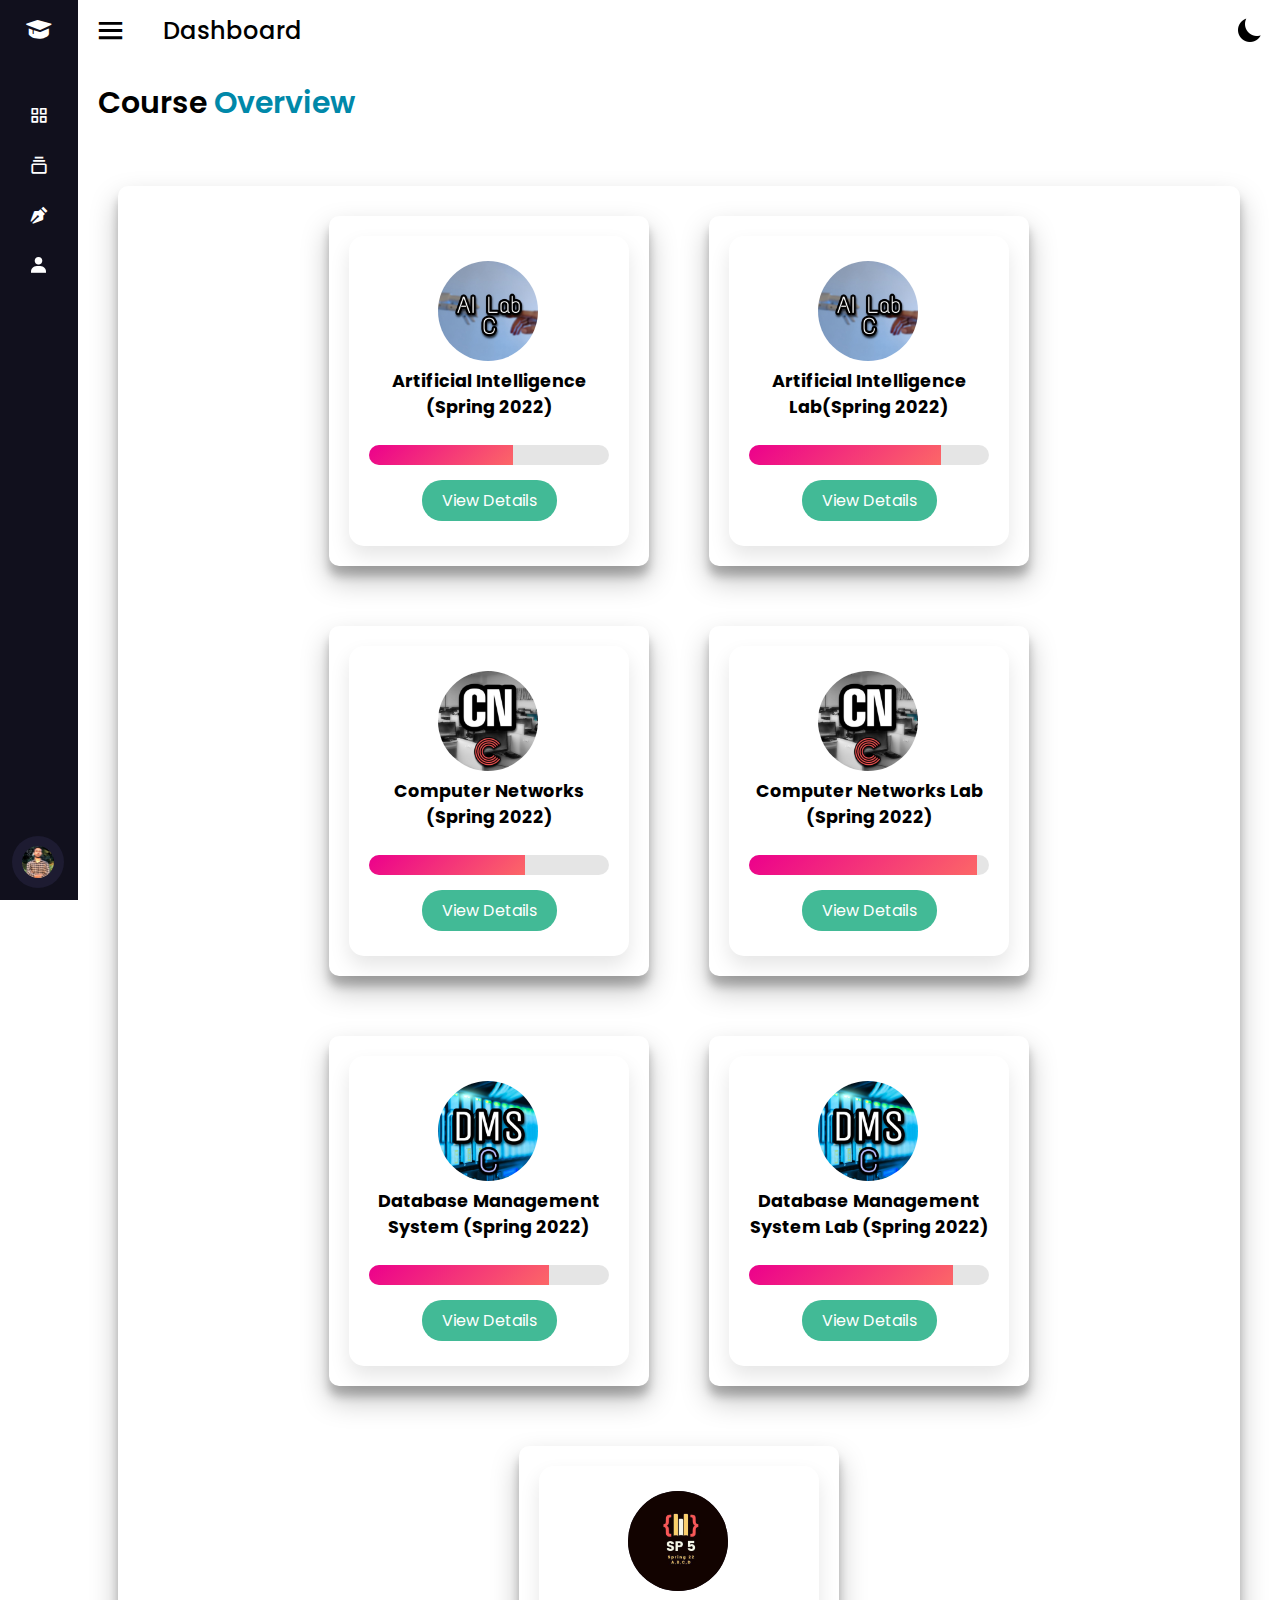
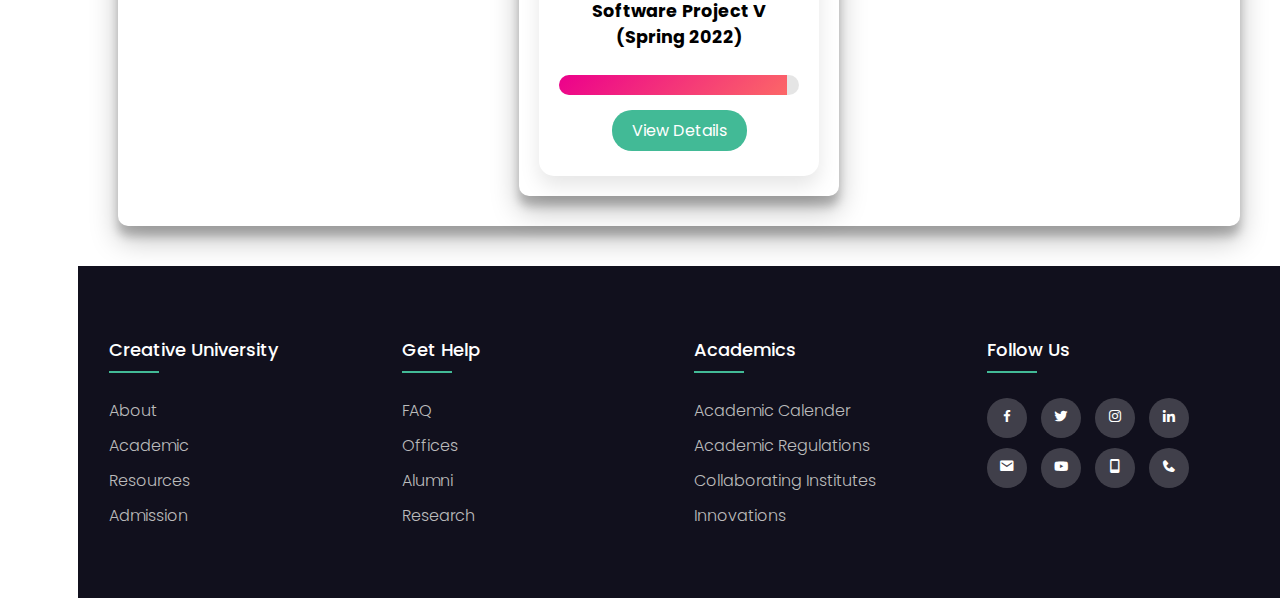
<file: index.html>
<!DOCTYPE html>
<html lang="en" dir="ltr">
  <head>
    <meta charset="UTF-8">
       <link rel="stylesheet" href="style.css">
       <link rel="stylesheet" href="reg.css">
       <link href='https://unpkg.com/boxicons@2.0.7/css/boxicons.min.css' rel='stylesheet'>
     <meta name="viewport" content="width=device-width, initial-scale=1.0">
   </head>
<body>
  <div class="sidebar close">
    <div class="logo-details">
      <i class='bx bxs-graduation'></i>
      <span class="logo_name">Creative University</span>
    </div>
    <ul class="nav-links">
      <li>
        <a href="index.html">
          <i class='bx bx-grid-alt' ></i>
          <span class="link_name">Dashboard</span>
                 
        </a>
        <ul class="sub-menu blank">
          <li><a class="link_name" href="">Dashboard</a></li>
          
        </ul>
      </li>
      <li>
        <div class="iocn-link">
          <a href="#">
            <i class='bx bx-collection' ></i>
            <span class="link_name">Course</span>
          </a>
          <i class='bx bxs-chevron-down arrow' ></i>
        </div>
        <ul class="sub-menu">
          <li><a class="link_name" href="#">Course</a></li>
          <li><a href="cse.html">CSE</a></li>
          <li><a href="eee.html">EEE</a></li>
          <li><a href="se.html">SWE</a></li>         
          <li><a href="civil.html">Civil</a></li>
          <li><a href="te.html">TE</a></li>
          <li><a href="nfe.html">NFE</a></li>
        </ul>
      </li>
      <li>

        <a href="reg.html">
          <i class='bx bxs-pen'></i>
          <span class="link_name">Registration</span>
        </a>
        <ul class="sub-menu blank">
          <li><a class="link_name" href="reg.html">Registration</a></li>
        </ul>
      </li>
      <li>
        <a href="account.html">
          <i class='bx bxs-user'></i>
          <span class="link_name">Account</span>
        </a>
        <ul class="sub-menu blank">
          <li><a class="link_name" href="account.html">Account</a></li>
        </ul>
      </li>
      <li>
    <div class="profile-details">
      <div class="profile-content">
     <img src="images/pic-1.jpeg" alt="profileImg">
      </div>
      <div class="name-job">
        <div class="profile_name">Toufique Elahi Tonmoy</div>
        <div class="job">Student Id : 201-15-13697</div>
      </div>
      <i class='bx bx-log-out' ></i>
    </div>
  </li>
</ul>
  </div>
  <section class="home-section">
    <div class="home-content">
      <i class='bx bx-menu' ></i>
      <span class="text">Dashboard</span>
      <div class="dark">
        <img src="images/moon.png" id="icon">
      </div>
   
    </div>

<div class="text-1">Course <span>Overview</span></div>

    <div class="container">
        <div class="card">
            <div class="box">
                <div class="content">
                   
                    <img src="images/AI.jpg" alt="">
                    <h3>Artificial Intelligence (Spring 2022)</h3> <br>
                    
                    
                    <span class="bar"> <span class="com1"></span> </span>
               
                    <a href="#">View Details</a>
                </div>
            </div>
        </div>

        <div class="card">
            <div class="box">
                <div class="content">
                
                    <img src="images/AI.jpg" alt="">
                    <h3>Artificial Intelligence Lab(Spring 2022)</h3> <br>
                   
                    <span class="bar"> <span class="com2"></span> </span>
               
                    <a href="#">View Details</a>
                </div>
            </div>
        </div>

        <div class="card">
            <div class="box">
                <div class="content">
                 
                    <img src="images/cn.jpg" alt="">
                    <h3>Computer Networks (Spring 2022)</h3> <br>
                  
                    <span class="bar"> <span class="com3"></span> </span>
               
                    <a href="#">View Details</a>
                </div>
            </div>
        </div>

        <div class="card">
            <div class="box">
                <div class="content">
                   
                    <img src="images/cn.jpg" alt="">
                    <h3>Computer Networks Lab (Spring 2022)</h3> <br>
                    
                    <span class="bar"> <span class="com4"></span> </span>
               
                    <a href="#">View Details</a>

                </div>
            </div>
        </div>

        <div class="card">
            <div class="box">
                <div class="content">
                  
                    <img src="images/dms.jpg" alt="">
                    <h3>Database Management System (Spring 2022)</h3> <br>
                 
                    <span class="bar"> <span class="com5"></span> </span>
               
                    <a href="#">View Details</a>
                </div>
            </div>
        </div>

        <div class="card">
            <div class="box">
                <div class="content">
                 
                    <img src="images/dms.jpg" alt="">
                    <h3>Database Management System Lab (Spring 2022)</h3> <br>
                   
                    <span class="bar"> <span class="com6"></span> </span>
               
                    <a href="#">View Details</a>
                </div>
            </div>
        </div>

        <div class="card">
            <div class="box">
                <div class="content">
                  
                    <img src="images/sp.jpg" alt="">
                    <h3>Software Project V (Spring 2022)</h3> <br>
               
                    <span class="bar"> <span class="com7"></span> </span>
               
                    <a href="#">View Details</a>
                </div>
            </div>
        </div>
    </div>

  <footer class="footer">
    <div class="box">
      <div class="row">
        <div class="footer-col">
          <h4>Creative University</h4>
          <ul>
            <li><a href="#">about </a></li>
            <li><a href="#">academic</a></li>
            <li><a href="#">resources</a></li>
            <li><a href="#">admission</a></li>
          </ul>
        </div>
        <div class="footer-col">
          <h4>get help</h4>
          <ul>
            <li><a href="#">FAQ</a></li>
            <li><a href="#">offices</a></li>
            <li><a href="#">Alumni</a></li>
            <li><a href="#">Research</a></li>
            
          </ul>
        </div>
        <div class="footer-col">
          <h4>Academics</h4>
          <ul>
            <li><a href="#">Academic Calender</a></li>
            <li><a href="#">Academic Regulations</a></li>
            <li><a href="#">Collaborating Institutes</a></li>
            <li><a href="#">Innovations</a></li>
          </ul>
        </div>
        <div class="footer-col">
          <h4>follow us</h4>
          <div class="social-links">
            <a href="#"><i class='bx bxl-facebook'></i></a>
            <a href="#"><i class='bx bxl-twitter'></i></a>
            <a href="#"><i class='bx bxl-instagram'></i></a>
            <a href="#"><i class='bx bxl-linkedin' ></i></a>
            <a href="#"><i class='bx bxs-envelope'></i></a>
            <a href="#"><i class='bx bxl-youtube' ></i></a>
            <a href="#"><i class='bx bx-mobile' ></i></a>
            <a href="#"><i class='bx bxs-phone' ></i></a>
          </div>
        </div>
      </div>
    </div>
 </footer>
</section>

  <script src="script.js"></script>
</body>
</html>
</file>
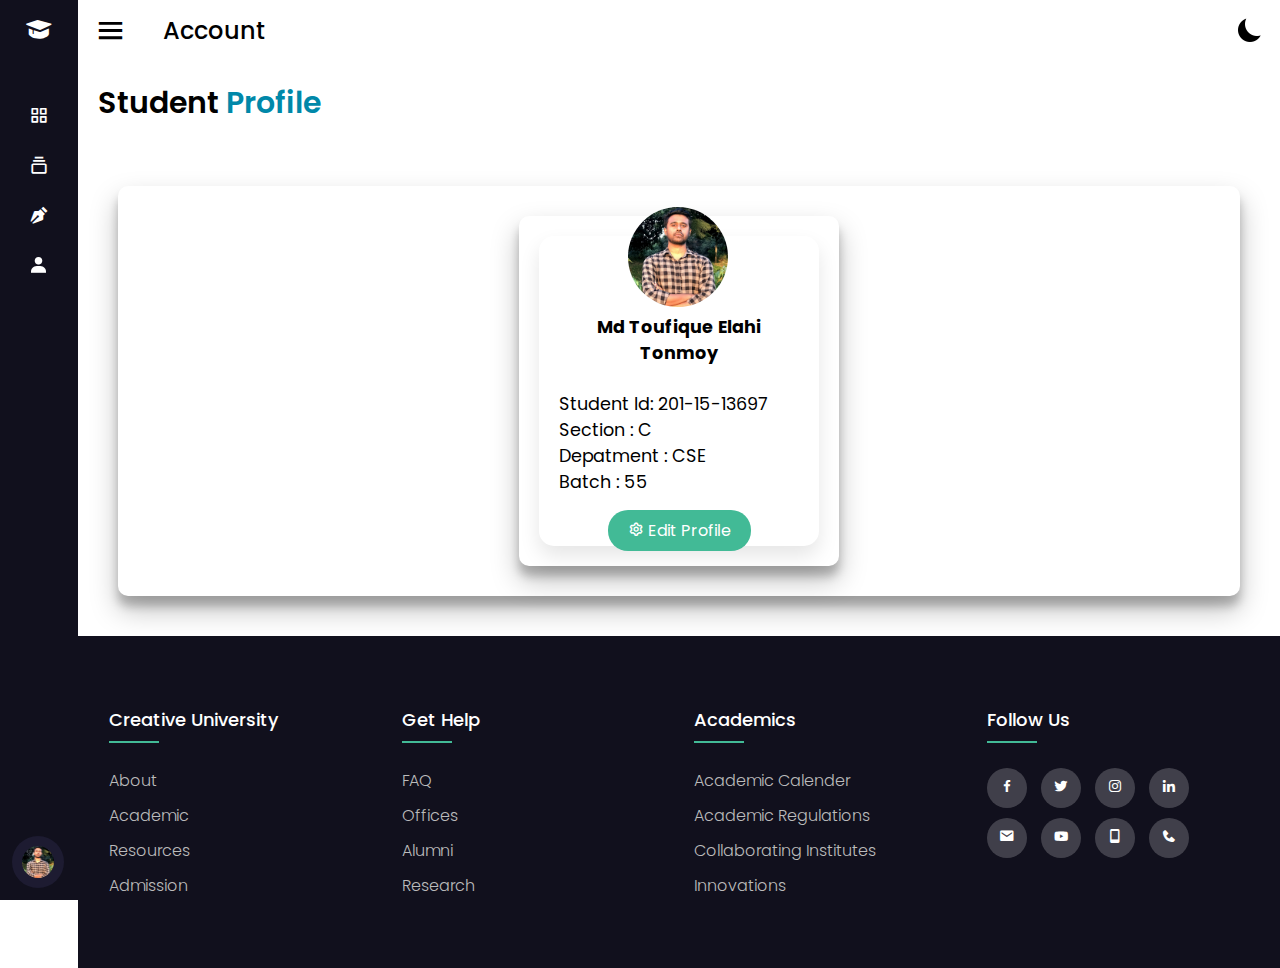
<file: account.html>
<!DOCTYPE html>
<html lang="en" dir="ltr">
  <head>
    <meta charset="UTF-8">
       <link rel="stylesheet" href="style.css">
       <link rel="stylesheet" href="reg.css">
       <link href='https://unpkg.com/boxicons@2.0.7/css/boxicons.min.css' rel='stylesheet'>
     <meta name="viewport" content="width=device-width, initial-scale=1.0">
   </head>
<body>
  <div class="sidebar close">
    <div class="logo-details">
      <i class='bx bxs-graduation'></i>
      <span class="logo_name">Creative University</span>
    </div>
    <ul class="nav-links">
      <li>
        <a href="index.html">
          <i class='bx bx-grid-alt' ></i>
          <span class="link_name">Dashboard</span>
                 
        </a>
        <ul class="sub-menu blank">
          <li><a class="link_name" href="">Dashboard</a></li>
          
        </ul>
      </li>
      <li>
        <div class="iocn-link">
          <a href="#">
            <i class='bx bx-collection' ></i>
            <span class="link_name">Course</span>
          </a>
          <i class='bx bxs-chevron-down arrow' ></i>
        </div>
        <ul class="sub-menu">
          <li><a class="link_name" href="#">Course</a></li>
          <li><a href="cse.html">CSE</a></li>
          <li><a href="eee.html">EEE</a></li>
          <li><a href="se.html">SWE</a></li>         
          <li><a href="civil.html">Civil</a></li>
          <li><a href="te.html">TE</a></li>
          <li><a href="nfe.html">NFE</a></li>
        </ul>
      </li>
      <li>

        <a href="reg.html">
          <i class='bx bxs-pen'></i>
          <span class="link_name">Registration</span>
        </a>
        <ul class="sub-menu blank">
          <li><a class="link_name" href="reg.html">Registration</a></li>
        </ul>
      </li>
      <li>
        <a href="account.html">
          <i class='bx bxs-user'></i>
          <span class="link_name">Account</span>
        </a>
        <ul class="sub-menu blank">
          <li><a class="link_name" href="account.html">Account</a></li>
        </ul>
      </li>
      <li>
    <div class="profile-details">
      <div class="profile-content">
     <img src="images/pic-1.jpeg" alt="profileImg">
      </div>
      <div class="name-job">
        <div class="profile_name">Toufique Elahi Tonmoy</div>
        <div class="job">Student Id : 201-15-13697</div>
      </div>
      <i class='bx bx-log-out' ></i>
    </div>
  </li>
</ul>
  </div>
  <section class="home-section">
    <div class="home-content">
      <i class='bx bx-menu' ></i>
      <span class="text">Account</span>
      <div class="dark">
        <img src="images/moon.png" id="icon">
      </div>
   
    </div>
    <div class="text-1">Student <span>Profile</span></div>
    

    
    <div class="container">
        <div class="card">
          
            <div class="box">
           
                <div class="content">
                   
                    <img src="images/pic-1.jpeg" alt="">
                    <h3>Md Toufique Elahi Tonmoy</h3> <br>
                
                    <p>Student Id: 201-15-13697</p>
                    <p>Section : C</p>
                    <p>Depatment : CSE</p>
                    <p>Batch : 55</p>          
                    <a href="#"><i class='bx bx-cog' ></i> Edit Profile</a><br>
                    <br>
                </div>

            </div>
        </div>
</div>

  <footer class="footer">
    <div class="box">
      <div class="row">
        <div class="footer-col">
          <h4>Creative University</h4>
          <ul>
            <li><a href="#">about </a></li>
            <li><a href="#">academic</a></li>
            <li><a href="#">resources</a></li>
            <li><a href="#">admission</a></li>
          </ul>
        </div>
        <div class="footer-col">
          <h4>get help</h4>
          <ul>
            <li><a href="#">FAQ</a></li>
            <li><a href="#">offices</a></li>
            <li><a href="#">Alumni</a></li>
            <li><a href="#">Research</a></li>
            
          </ul>
        </div>
        <div class="footer-col">
          <h4>Academics</h4>
          <ul>
            <li><a href="#">Academic Calender</a></li>
            <li><a href="#">Academic Regulations</a></li>
            <li><a href="#">Collaborating Institutes</a></li>
            <li><a href="#">Innovations</a></li>
          </ul>
        </div>
        <div class="footer-col">
          <h4>follow us</h4>
          <div class="social-links">
            <a href="#"><i class='bx bxl-facebook'></i></a>
            <a href="#"><i class='bx bxl-twitter'></i></a>
            <a href="#"><i class='bx bxl-instagram'></i></a>
            <a href="#"><i class='bx bxl-linkedin' ></i></a>
            <a href="#"><i class='bx bxs-envelope'></i></a>
            <a href="#"><i class='bx bxl-youtube' ></i></a>
            <a href="#"><i class='bx bx-mobile' ></i></a>
            <a href="#"><i class='bx bxs-phone' ></i></a>
          </div>
        </div>
      </div>
    </div>
 </footer>
</section>
  <script src="script.js"></script>
</body>
</html>
</file>
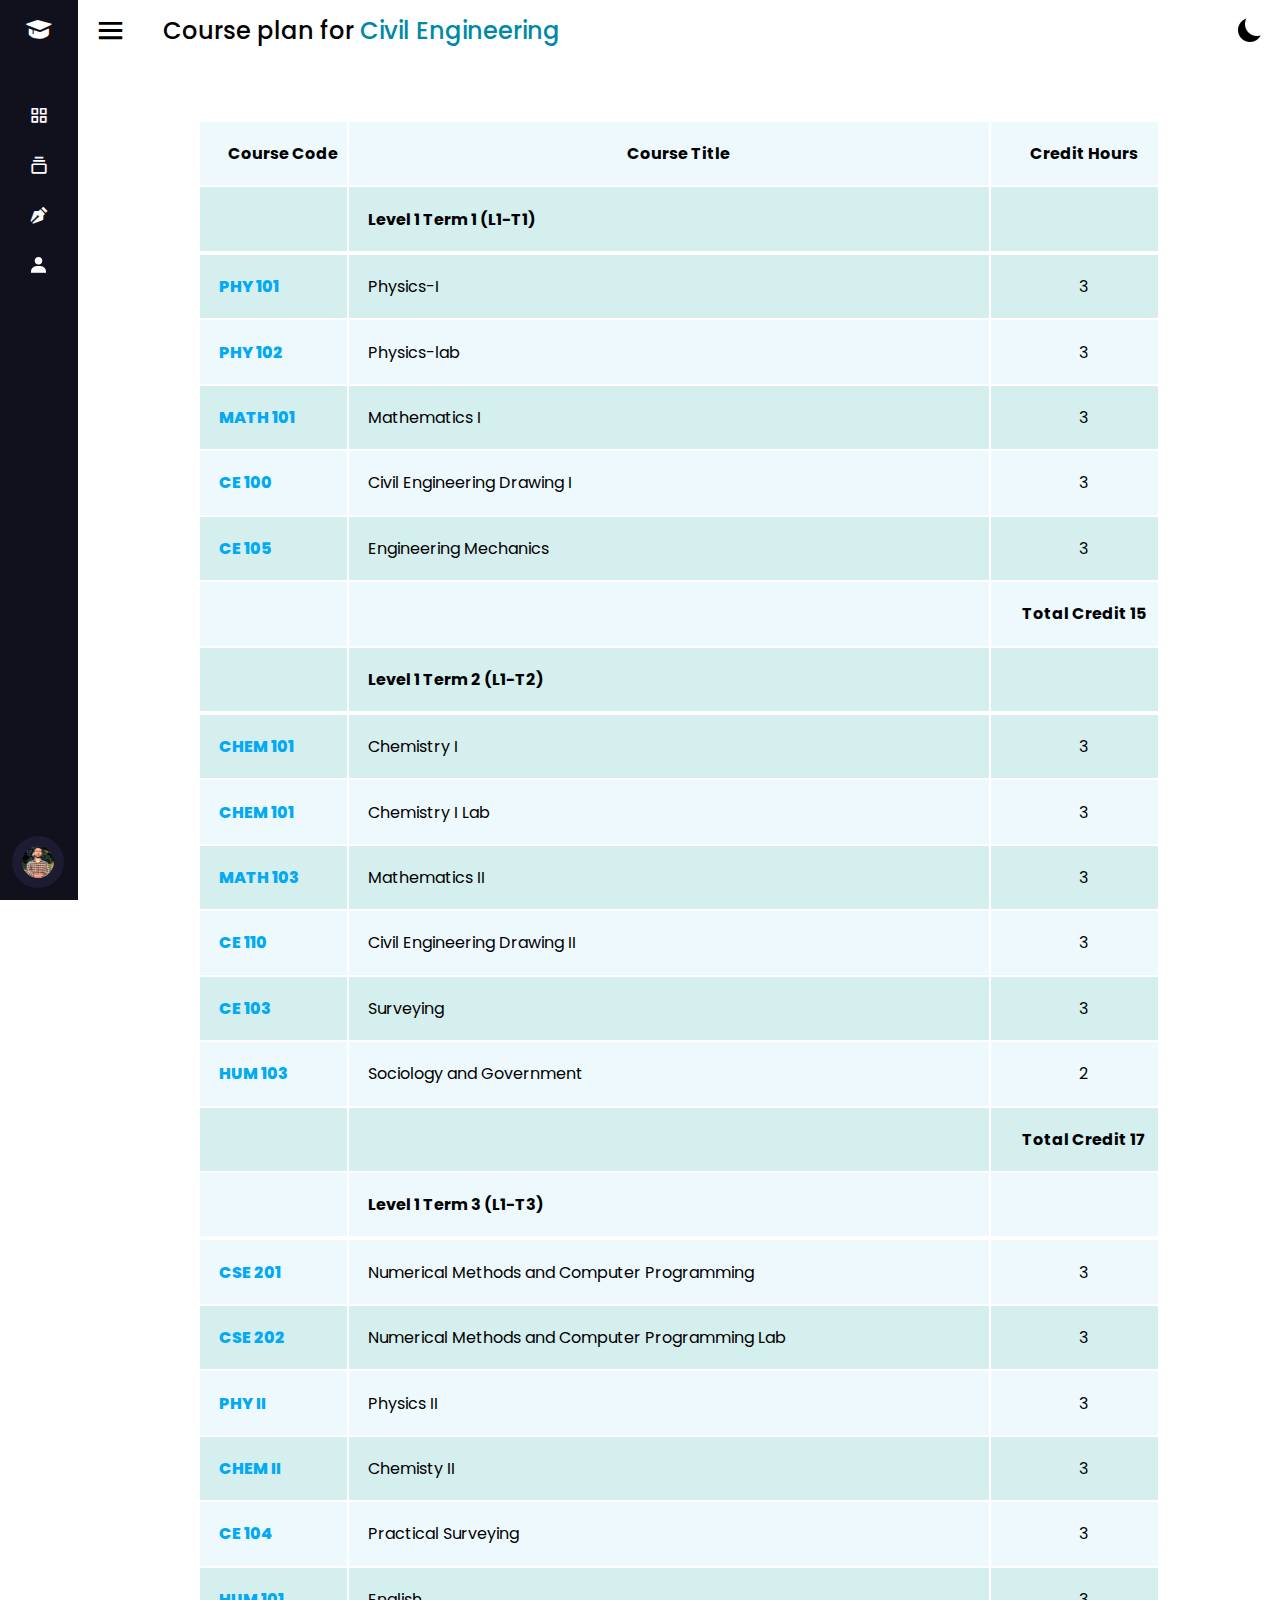
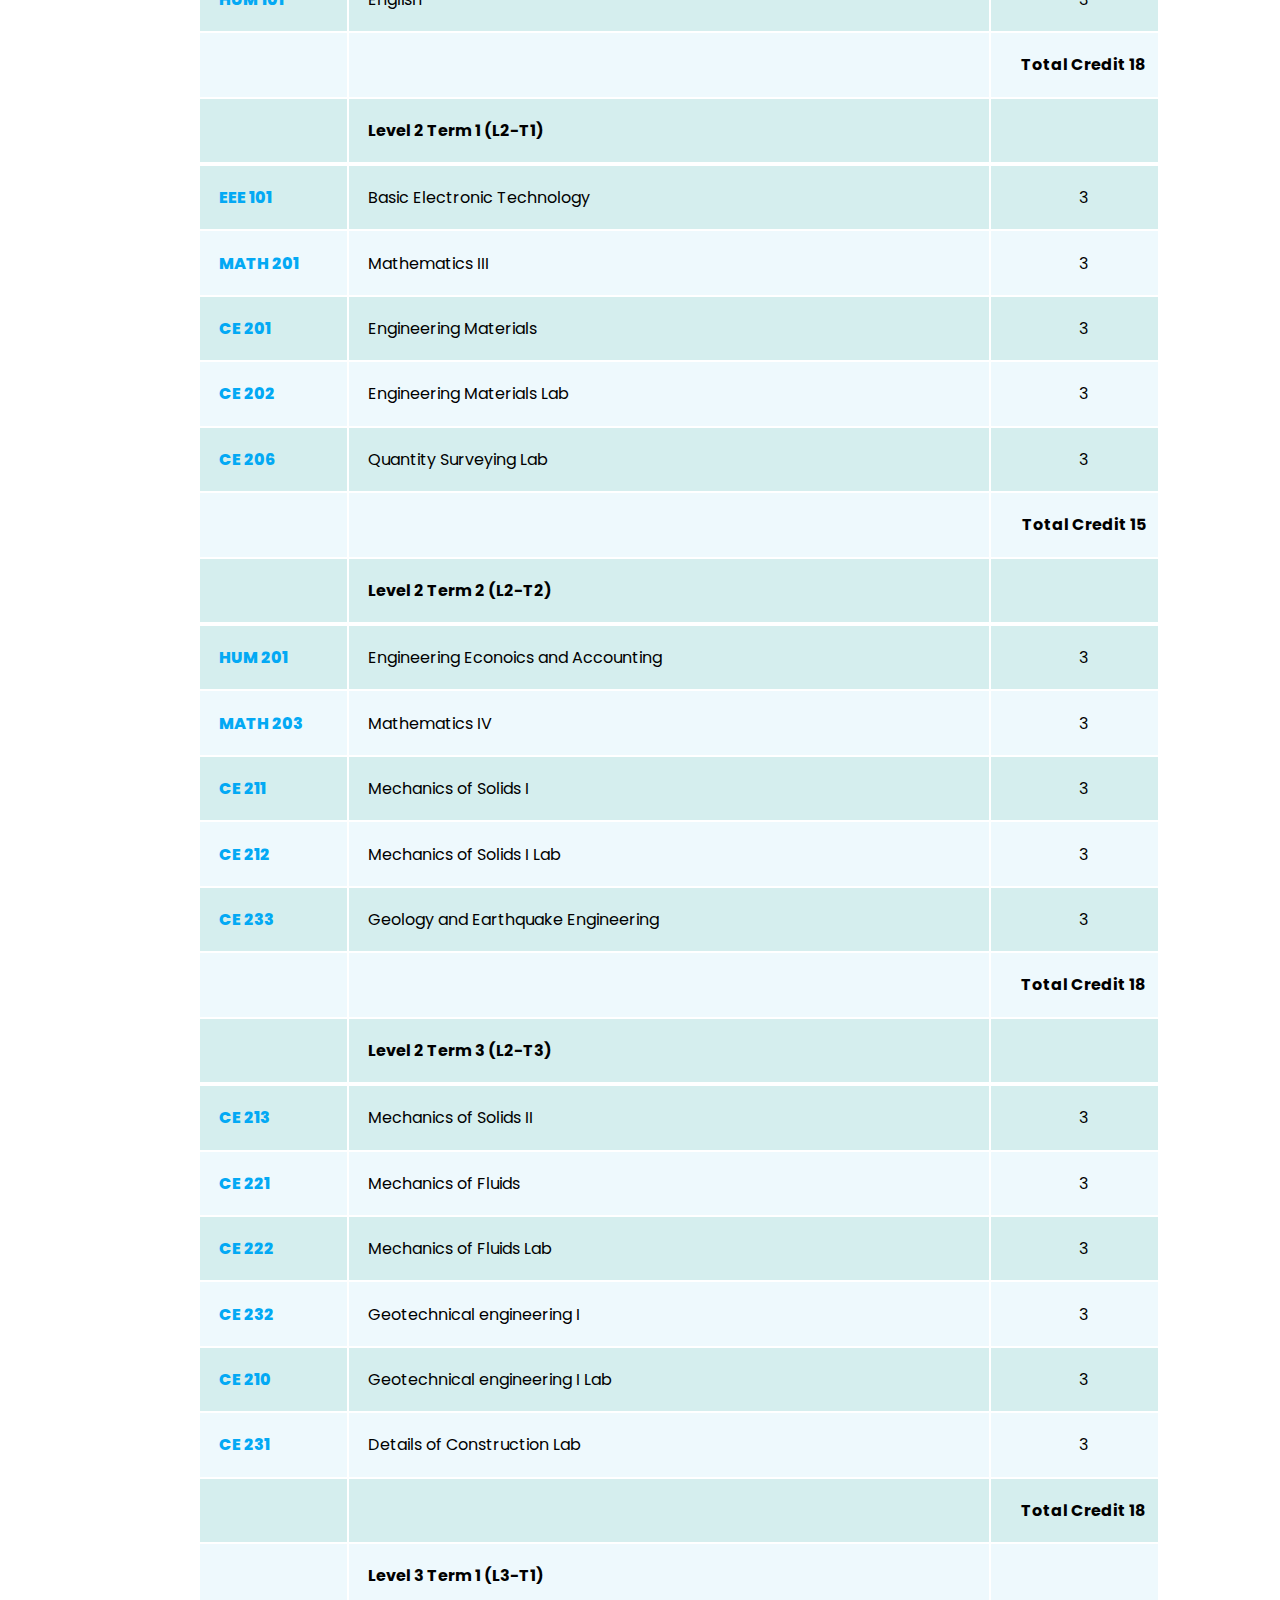
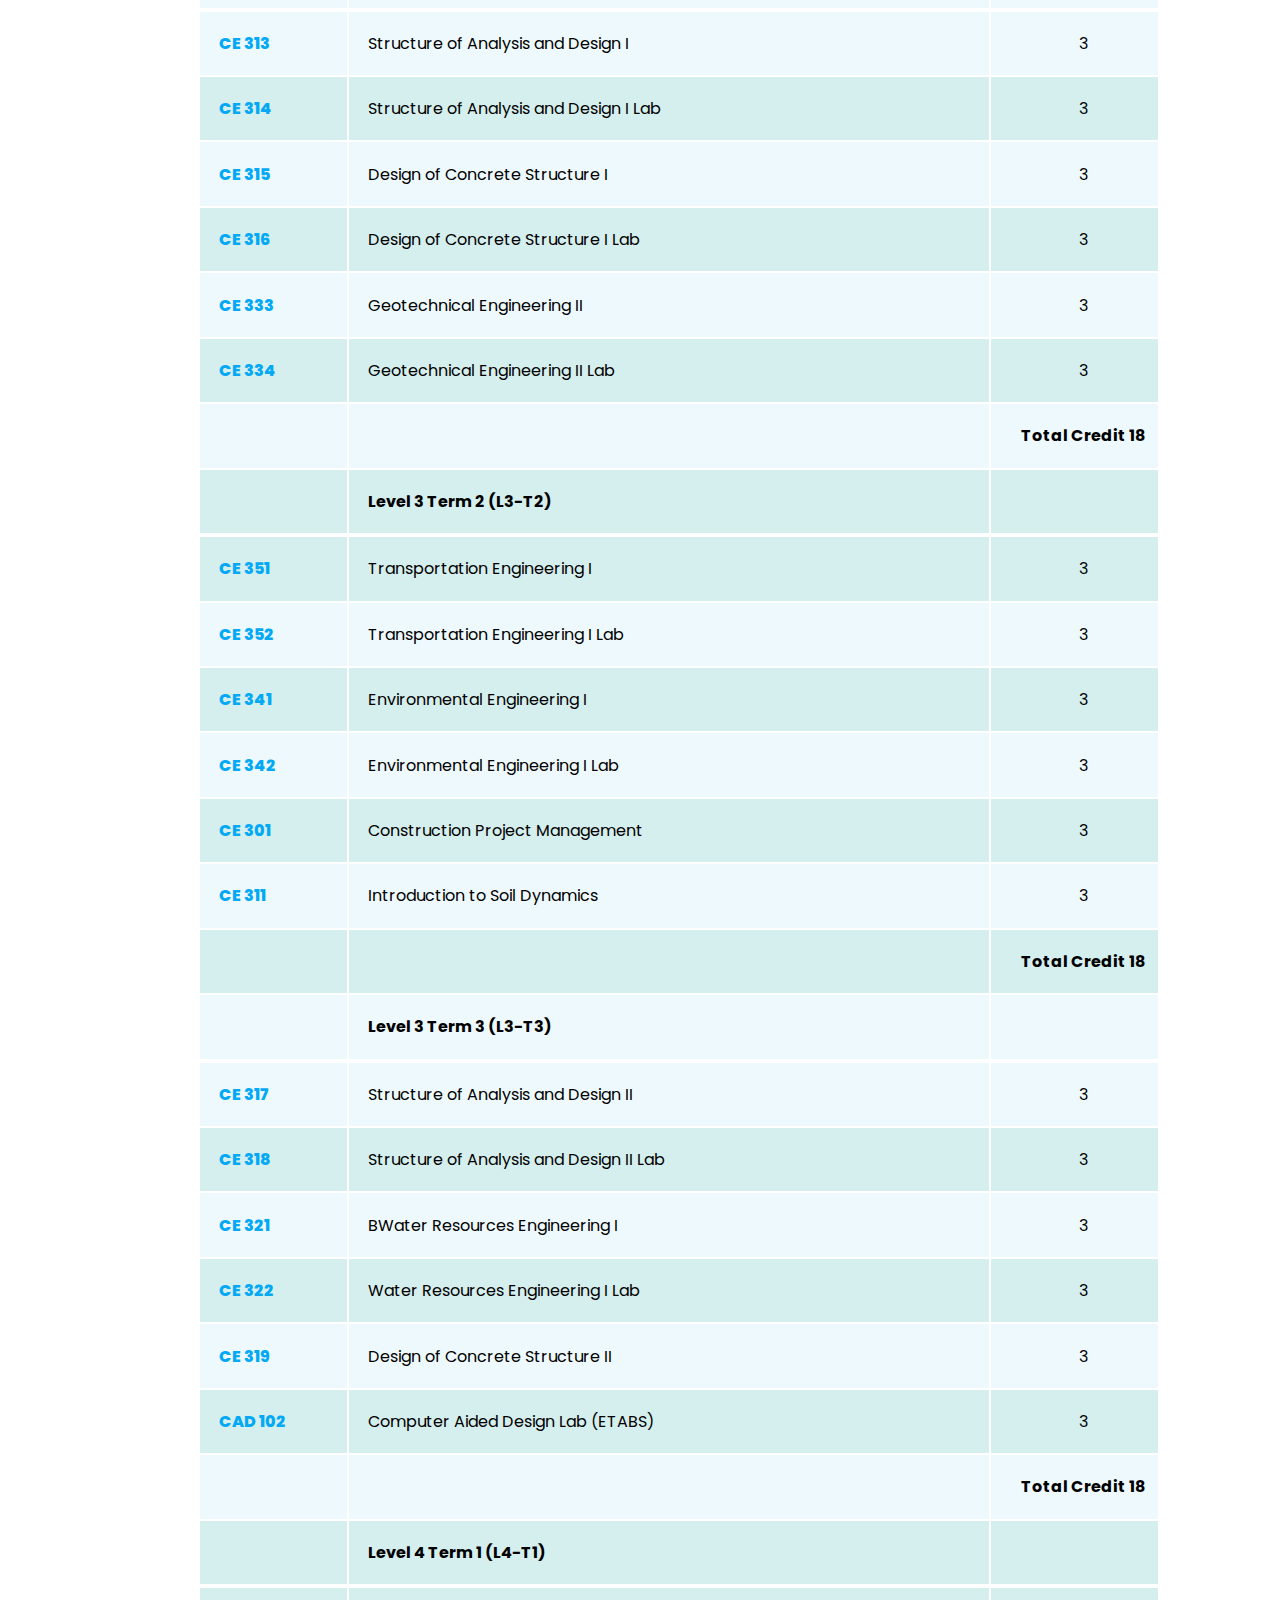
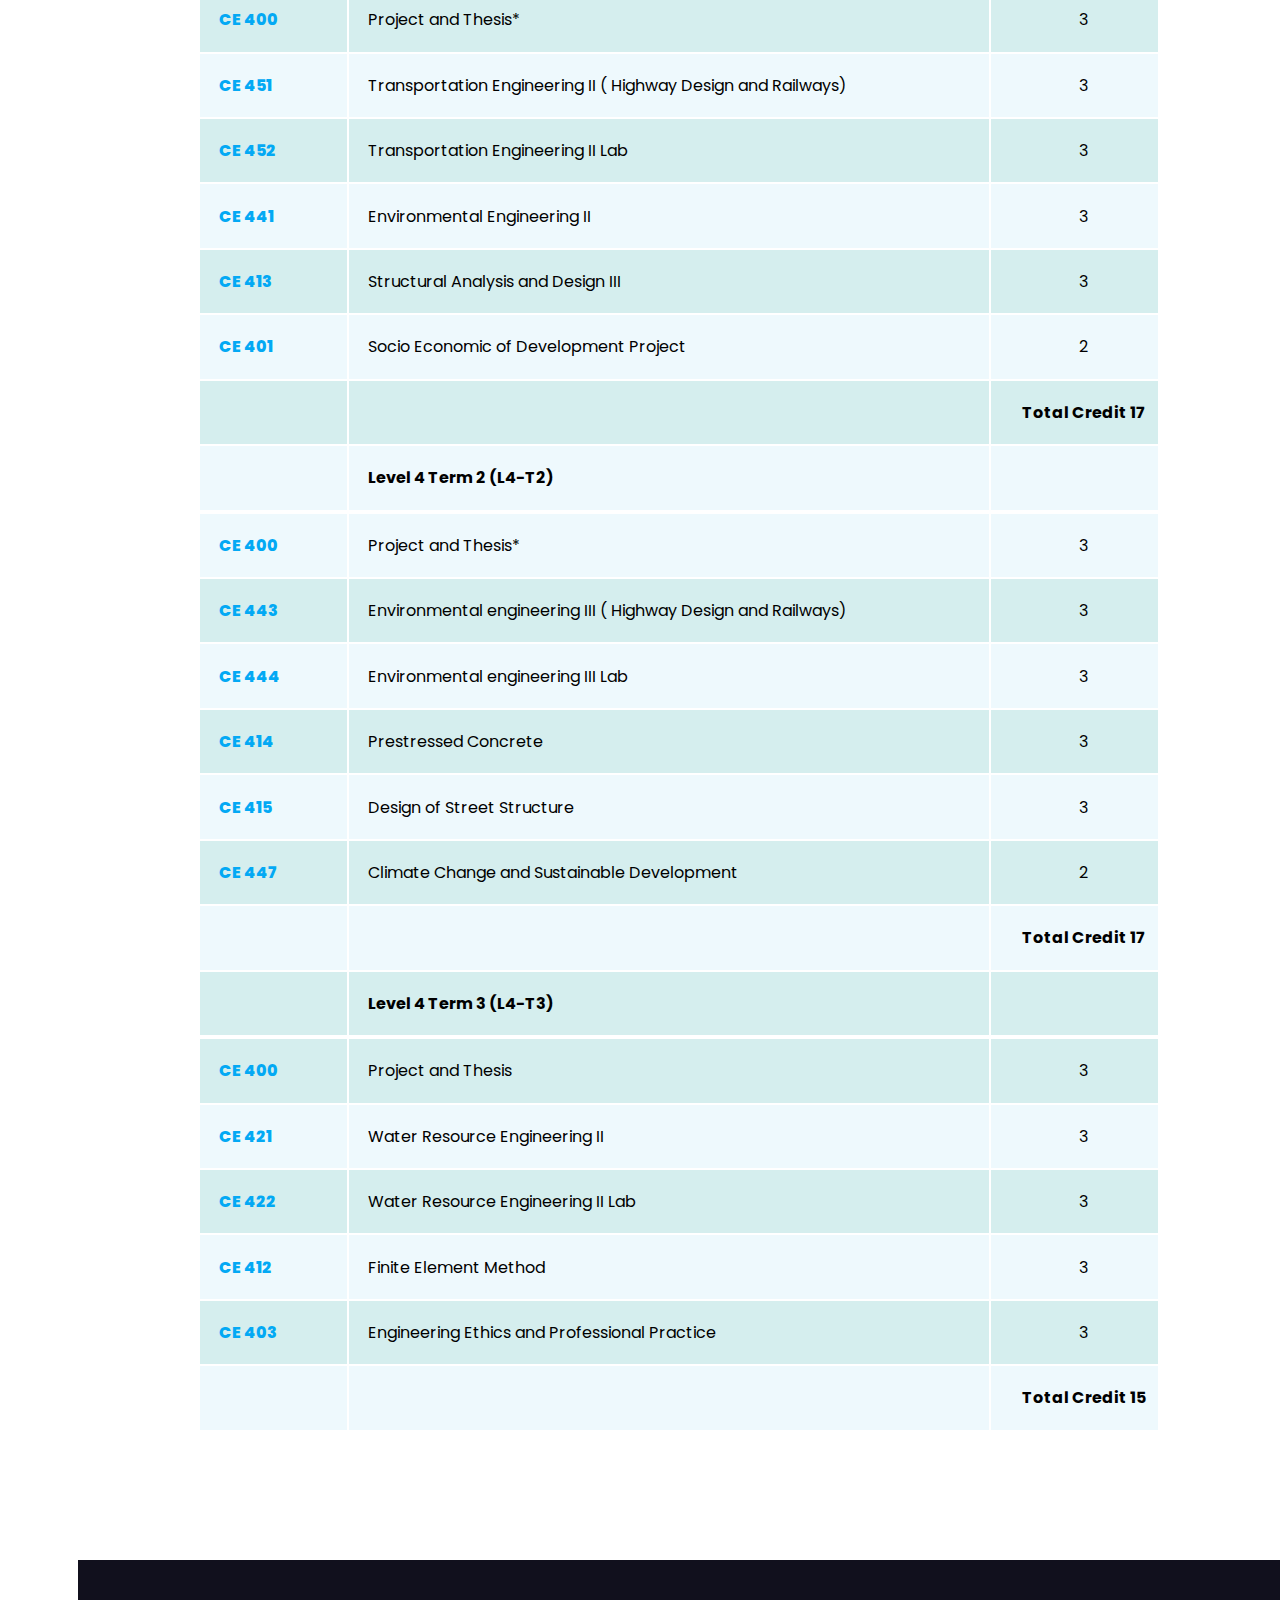
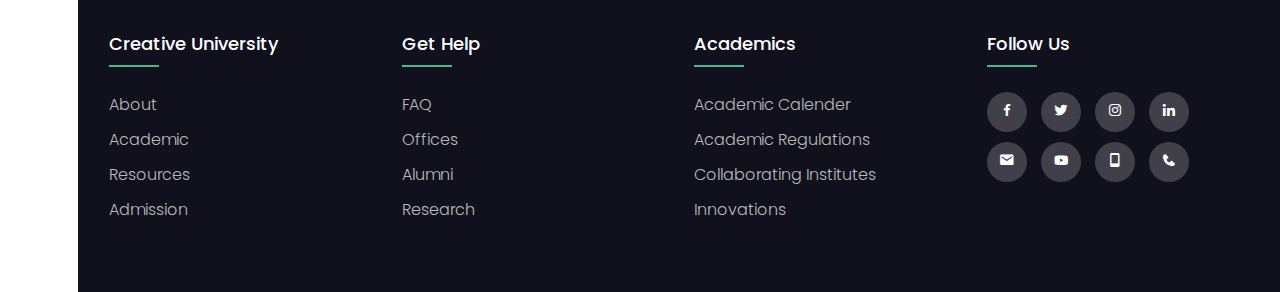
<file: civil.html>
<!DOCTYPE html>
<html lang="en" dir="ltr">
  <head>
    <meta charset="UTF-8">
       <link rel="stylesheet" href="style.css">
       <link rel="stylesheet" href="reg.css">
       <link href='https://unpkg.com/boxicons@2.0.7/css/boxicons.min.css' rel='stylesheet'>
     <meta name="viewport" content="width=device-width, initial-scale=1.0">
   </head>
<body>
  <div class="sidebar close">
    <div class="logo-details">
      <i class='bx bxs-graduation'></i>
      <span class="logo_name">Creative University</span>
    </div>
    <ul class="nav-links">
      <li>
        <a href="dash.html">
          <i class='bx bx-grid-alt' ></i>
          <span class="link_name">Dashboard</span>
                 
        </a>
        <ul class="sub-menu blank">
          <li><a class="link_name" href="">Dashboard</a></li>
          
        </ul>
      </li>
      <li>
        <div class="iocn-link">
          <a href="#">
            <i class='bx bx-collection' ></i>
            <span class="link_name">Course</span>
          </a>
          <i class='bx bxs-chevron-down arrow' ></i>
        </div>
        <ul class="sub-menu">
          <li><a class="link_name" href="#">Course</a></li>
          <li><a href="cse.html">CSE</a></li>
          <li><a href="eee.html">EEE</a></li>
          <li><a href="se.html">SWE</a></li>         
          <li><a href="civil.html">Civil</a></li>
          <li><a href="te.html">TE</a></li>
          <li><a href="nfe.html">NFE</a></li>
        </ul>
      </li>
      <li>
        <a href="reg.html">
          <i class='bx bxs-pen'></i>
          <span class="link_name">Registration</span>
        </a>
        <ul class="sub-menu blank">
          <li><a class="link_name" href="reg.html">Registration</a></li>
        </ul>
      </li>
      <li>
        <a href="account.html">
          <i class='bx bxs-user'></i>
          <span class="link_name">Account</span>
        </a>
        <ul class="sub-menu blank">
          <li><a class="link_name" href="account.html">Account</a></li>
        </ul>
      </li>
      <li>
    <div class="profile-details">
      <div class="profile-content">
     <img src="images/pic-1.jpeg" alt="profileImg">
      </div>
      <div class="name-job">
        <div class="profile_name">Toufique Elahi Tonmoy</div>
        <div class="job">Student Id : 201-15-13697</div>
      </div>
      <i class='bx bx-log-out' ></i>
    </div>
  </li>
</ul>
  </div>
  <section class="home-section">
    <div class="home-content">
      <i class='bx bx-menu' ></i>
      <span class="text">Course plan for <span>Civil Engineering</span></span>
      <div class="dark">
        <img src="images/moon.png" id="icon">
      </div>
   
    </div>


    <section class="table" id="table">
        <table>
          <tr>
            <th style="text-align:center;">Course Code</th>
            <th style="text-align:center;">Course Title</th>
            <th style="text-align:center;">Credit Hours</th>
          </tr>
          <td>
            <td > <b>Level 1 Term 1 (L1-T1)</b></td>
            <td style="text-align:center;"></td>
          </tr>
          <tr>
          <tr>
            <td>PHY 101</td>
            <td>Physics-I </td>
            <td style="text-align:center;">3</td>
          </tr>
          <tr>
            <td>PHY 102</td>
            <td>Physics-lab</td>
            <td style="text-align:center;">3</td>
          </tr>
          <tr>
            <td>MATH 101 </td>
            <td>Mathematics I</td>
            <td style="text-align:center;">3</td>
          </tr>
          <tr>
            <td>CE 100</td>
            <td>Civil Engineering Drawing I</td>
            <td style="text-align:center;">3</td>
          </tr>
          <tr>
            <td>CE 105</td>
            <td>Engineering Mechanics</td>
            <td style="text-align:center;">3</td>
          </tr>
          <tr>
            <td></td>
            <td></td>
            <td style="text-align:center;"><b>Total Credit 15</b></td>
          </tr>
        
          <td>
            <td > <b>Level 1 Term 2 (L1-T2)</b></td>
            <td style="text-align:center;"></td>
          </tr>
          <tr>
          <tr>
            <td>CHEM 101</td>
            <td>Chemistry I </td>
            <td style="text-align:center;">3</td>
          </tr>
          <tr>
            <td>CHEM 101</td>
            <td>Chemistry I Lab</td>
            <td style="text-align:center;">3</td>
          </tr>
          <tr>
            <td>MATH 103</td>
            <td>Mathematics II</td>
            <td style="text-align:center;">3</td>
          </tr>
          <tr>
            <td>CE 110</td>
            <td>Civil Engineering Drawing II</td>
            <td style="text-align:center;">3</td>
          </tr>
          <tr>
            <td>CE 103</td>
            <td>Surveying</td>
            <td style="text-align:center;">3</td>
          </tr>
          <tr>
            <td>HUM 103 </td>
            <td>Sociology and Government </td>
            <td style="text-align:center;">2</td>
          </tr>
          <tr>
            <td></td>
            <td></td>
            <td style="text-align:center;"><b>Total Credit 17</b></td>
          </tr>
        
          <td>
            <td > <b>Level 1 Term 3 (L1-T3)</b></td>
            <td style="text-align:center;"></td>
          </tr>
          <tr>
          <tr>
            <td>CSE 201</td>
            <td>Numerical Methods and Computer Programming </td>
            <td style="text-align:center;">3</td>
          </tr>
          <tr>
            <td>CSE 202</td>
            <td>Numerical Methods and Computer Programming Lab</td>
            <td style="text-align:center;">3</td>
          </tr>
          <tr>
            <td>PHY II </td>
            <td>Physics II</td>
            <td style="text-align:center;">3</td>
          </tr>
          <tr>
            <td>CHEM II</td>
            <td>Chemisty II</td>
            <td style="text-align:center;">3</td>
          </tr>
          <tr>
            <td>CE 104</td>
            <td>Practical Surveying</td>
            <td style="text-align:center;">3</td>
          </tr>
          <tr>
            <td>HUM 101 </td>
            <td> English </td>
            <td style="text-align:center;">3</td>
          </tr>
          <tr>
            <td></td>
            <td></td>
            <td style="text-align:center;"><b>Total Credit 18</b></td>
          </tr>
        
          <td>
            <td > <b>Level 2 Term 1 (L2-T1)</b></td>
            <td style="text-align:center;"></td>
          </tr>
          <tr>
          <tr>
            <td>EEE 101</td>
            <td>Basic Electronic Technology</td>
            <td style="text-align:center;">3</td>
          </tr>
          <tr>
            <td>MATH 201</td>
            <td>Mathematics III</td>
            <td style="text-align:center;">3</td>
          </tr>
          <tr>
            <td>CE 201</td>
            <td>Engineering Materials</td>
            <td style="text-align:center;">3</td>
          </tr>
          <tr>
            <td>CE 202</td>
            <td>Engineering Materials Lab</td>
            <td style="text-align:center;">3</td>
          </tr>
          <tr>
            <td>CE 206</td>
            <td>Quantity Surveying Lab</td>
            <td style="text-align:center;">3</td>
          </tr>
          <tr>
            <td></td>
            <td></td>
            <td style="text-align:center;"><b>Total Credit 15</b></td>
          </tr>
        
          <td>
            <td > <b>Level 2 Term 2 (L2-T2)</b></td>
            <td style="text-align:center;"></td>
          </tr>
          <tr>
          <tr>
            <td>HUM 201</td>
            <td>Engineering Econoics and Accounting</td>
            <td style="text-align:center;">3</td>
          </tr>
          <tr>
            <td>MATH 203</td>
            <td>Mathematics IV</td>
            <td style="text-align:center;">3</td>
          </tr>
          <tr>
            <td>CE 211 </td>
            <td>Mechanics of Solids I</td>
            <td style="text-align:center;">3</td>
          </tr>
          <tr>
            <td>CE 212</td>
            <td>Mechanics of Solids I Lab</td>
            <td style="text-align:center;">3</td>
          </tr>
          <tr>
            <td>CE 233</td>
            <td>Geology and Earthquake Engineering</td>
            <td style="text-align:center;">3</td>
          </tr>
          <tr>
            <td></td>
            <td></td>
            <td style="text-align:center;"><b>Total Credit 18</b></td>
          </tr>
        
          <td>
            <td > <b>Level 2 Term 3 (L2-T3)</b></td>
            <td style="text-align:center;"></td>
          </tr>
          <tr>
          <tr>
            <td>CE 213</td>
            <td>Mechanics of Solids II</td>
            <td style="text-align:center;">3</td>
          </tr>
          <tr>
            <td>CE 221</td>
            <td>Mechanics of Fluids</td>
            <td style="text-align:center;">3</td>
          </tr>
          <tr>
            <td>CE 222 </td>
            <td>Mechanics of Fluids Lab</td>
            <td style="text-align:center;">3</td>
          </tr>
          
          <tr>
            <td>CE 232</td>
            <td>Geotechnical engineering I</td>
            <td style="text-align:center;">3</td>
          </tr>
          <tr>
            <td>CE 210 </td>
            <td>Geotechnical engineering I Lab </td>
            <td style="text-align:center;">3</td>
          </tr>
          <tr>
            <td>CE 231</td>
            <td>Details of Construction Lab</td>
            <td style="text-align:center;">3</td>
          </tr>
          <tr>
            <td></td>
            <td></td>
            <td style="text-align:center;"><b>Total Credit 18</b></td>
          </tr>
        
          <td>
            <td > <b>Level 3 Term 1 (L3-T1)</b></td>
            <td style="text-align:center;"></td>
          </tr>
          <tr>
          <tr>
            <td>CE 313</td>
            <td>Structure of Analysis and Design I</td>
            <td style="text-align:center;">3</td>
          </tr>
          <tr>
            <td>CE 314</td>
            <td>Structure of Analysis and Design I Lab</td>
            <td style="text-align:center;">3</td>
          </tr>
          <tr>
            <td>CE 315 </td>
            <td>Design of Concrete Structure I</td>
            <td style="text-align:center;">3</td>
          </tr>
          <tr>
            <td>CE 316</td>
            <td>Design of Concrete Structure I Lab</td>
            <td style="text-align:center;">3</td>
          </tr>
          <tr>
            <td>CE 333</td>
            <td>Geotechnical Engineering II</td>
            <td style="text-align:center;">3</td>
          </tr>
          <tr>
            <td>CE 334</td>
            <td>Geotechnical Engineering II Lab </td>
            <td style="text-align:center;">3</td>
          </tr>
          <tr>
            <td></td>
            <td></td>
            <td style="text-align:center;"><b>Total Credit 18</b></td>
          </tr>
        
          <td>
            <td > <b>Level 3 Term 2 (L3-T2)</b></td>
            <td style="text-align:center;"></td>
          </tr>
          <tr>
          <tr>
            <td>CE 351</td>
            <td>Transportation Engineering I</td>
            <td style="text-align:center;">3</td>
          </tr>
          <tr>
            <td>CE 352</td>
            <td>Transportation Engineering I Lab</td>
            <td style="text-align:center;">3</td>
          </tr>
          <tr>
            <td>CE 341 </td>
            <td>Environmental Engineering I</td>
            <td style="text-align:center;">3</td>
          </tr>
          <tr>
            <td>CE 342</td>
            <td>Environmental Engineering I Lab</td>
            <td style="text-align:center;">3</td>
          </tr>
          <tr>
            <td>CE 301</td>
            <td>Construction Project Management</td>
            <td style="text-align:center;">3</td>
          </tr>
          <tr>
            <td>CE 311 </td>
            <td>Introduction to Soil Dynamics </td>
            <td style="text-align:center;">3</td>
          </tr>
          <tr>
            <td></td>
            <td></td>
            <td style="text-align:center;"><b>Total Credit 18</b></td>
          </tr>
        
          <td>
            <td > <b>Level 3 Term 3 (L3-T3)</b></td>
            <td style="text-align:center;"></td>
          </tr>
          <tr>
          <tr>
            <td>CE 317</td>
            <td>Structure of Analysis and Design II</td>
            <td style="text-align:center;">3</td>
          </tr>
          <tr>
            <td>CE 318</td>
            <td>Structure of Analysis and Design II Lab</td>
            <td style="text-align:center;">3</td>
          </tr>
          <tr>
            <td>CE 321 </td>
            <td>BWater Resources Engineering I</td>
            <td style="text-align:center;">3</td>
          </tr>
          <tr>
            <td>CE 322</td>
            <td>Water Resources Engineering I Lab</td>
            <td style="text-align:center;">3</td>
          </tr>
          <tr>
            <td>CE 319</td>
            <td>Design of Concrete Structure II</td>
            <td style="text-align:center;">3</td>
          </tr>
          <tr>
            <td>CAD 102 </td>
            <td>Computer Aided Design Lab (ETABS) </td>
            <td style="text-align:center;">3</td>
          </tr>
          <tr>
            <td></td>
            <td></td>
            <td style="text-align:center;"><b>Total Credit 18</b></td>
          </tr>
        
          <td>
            <td > <b>Level 4 Term 1 (L4-T1)</b></td>
            <td style="text-align:center;"></td>
          </tr>
          <tr>
          <tr>
            <td>CE 400</td>
            <td>Project and Thesis*</td>
            <td style="text-align:center;">3</td>
          </tr>
          <tr>
            <td>CE 451</td>
            <td>Transportation Engineering II ( Highway Design and Railways)</td>
            <td style="text-align:center;">3</td>
          </tr>
          <tr>
            <td>CE 452 </td>
            <td>Transportation Engineering II Lab</td>
            <td style="text-align:center;">3</td>
          </tr>
          <tr>
            <td>CE 441</td>
            <td>Environmental Engineering II</td>
            <td style="text-align:center;">3</td>
          </tr>
          <tr>
            <td>CE 413</td>
            <td>Structural Analysis and Design III</td>
            <td style="text-align:center;">3</td>
          </tr>
          <tr>
            <td>CE 401 </td>
            <td>Socio Economic of Development Project</td>
            <td style="text-align:center;">2</td>
          </tr>
          <tr>
            <td></td>
            <td></td>
            <td style="text-align:center;"><b>Total Credit 17</b></td>
          </tr>
        
          <td>
            <td > <b>Level 4 Term 2 (L4-T2)</b></td>
            <td style="text-align:center;"></td>
          </tr>
          <tr>
          <tr>
            <td>CE 400</td>
            <td>Project and Thesis*</td>
            <td style="text-align:center;">3</td>
          </tr>
          <tr>
            <td>CE 443</td>
            <td>Environmental engineering III ( Highway Design and Railways)</td>
            <td style="text-align:center;">3</td>
          </tr>
          <tr>
            <td>CE 444 </td>
            <td>Environmental engineering III Lab</td>
            <td style="text-align:center;">3</td>
          </tr>
          <tr>
            <td>CE 414</td>
            <td>Prestressed Concrete</td>
            <td style="text-align:center;">3</td>
          </tr>
          <tr>
            <td>CE 415</td>
            <td>Design of Street Structure</td>
            <td style="text-align:center;">3</td>
          </tr>
          <tr>
            <td>CE 447 </td>
            <td>Climate Change and Sustainable Development</td>
            <td style="text-align:center;">2</td>
          </tr>
          <tr>
            <td></td>
            <td></td>
            <td style="text-align:center;"><b>Total Credit 17</b></td>
          </tr>
        
        
          <td>
            <td > <b>Level 4 Term 3 (L4-T3)</b></td>
            <td style="text-align:center;"></td>
          </tr>
          <tr>
          <tr>
            <td>CE 400</td>
            <td>Project and Thesis</td>
            <td style="text-align:center;">3</td>
          </tr>
          <tr>
            <td>CE 421</td>
            <td>Water Resource Engineering II</td>
            <td style="text-align:center;">3</td>
          </tr>
          <tr>
            <td>CE 422 </td>
            <td>Water Resource Engineering II Lab</td>
            <td style="text-align:center;">3</td>
          </tr>
          <tr>
            <td>CE 412</td>
            <td>Finite Element Method</td>
            <td style="text-align:center;">3</td>
          </tr>
          <tr>
            <td>CE 403</td>
            <td>Engineering Ethics and Professional Practice</td>
            <td style="text-align:center;">3</td>
          </tr>
          <tr>
            <td></td>
            <td></td>
            <td style="text-align:center;"><b>Total Credit 15</b></td>
          </tr>
        
        
        
        
        </table>
       
      <footer class="footer">
        <div class="box">
          <div class="row">
            <div class="footer-col">
              <h4>Creative University</h4>
              <ul>
                <li><a href="#">about </a></li>
                <li><a href="#">academic</a></li>
                <li><a href="#">resources</a></li>
                <li><a href="#">admission</a></li>
              </ul>
            </div>
            <div class="footer-col">
              <h4>get help</h4>
              <ul>
                <li><a href="#">FAQ</a></li>
                <li><a href="#">offices</a></li>
                <li><a href="#">Alumni</a></li>
                <li><a href="#">Research</a></li>
                
              </ul>
            </div>
            <div class="footer-col">
              <h4>Academics</h4>
              <ul>
                <li><a href="#">Academic Calender</a></li>
                <li><a href="#">Academic Regulations</a></li>
                <li><a href="#">Collaborating Institutes</a></li>
                <li><a href="#">Innovations</a></li>
              </ul>
            </div>
            <div class="footer-col">
              <h4>follow us</h4>
              <div class="social-links">
                <a href="#"><i class='bx bxl-facebook'></i></a>
                <a href="#"><i class='bx bxl-twitter'></i></a>
                <a href="#"><i class='bx bxl-instagram'></i></a>
                <a href="#"><i class='bx bxl-linkedin' ></i></a>
                <a href="#"><i class='bx bxs-envelope'></i></a>
                <a href="#"><i class='bx bxl-youtube' ></i></a>
                <a href="#"><i class='bx bx-mobile' ></i></a>
                <a href="#"><i class='bx bxs-phone' ></i></a>
              </div>
            </div>
          </div>
        </div>
     </footer>

      </section>
  


  <script src="script.js"></script>
</body>
</html>
</file>
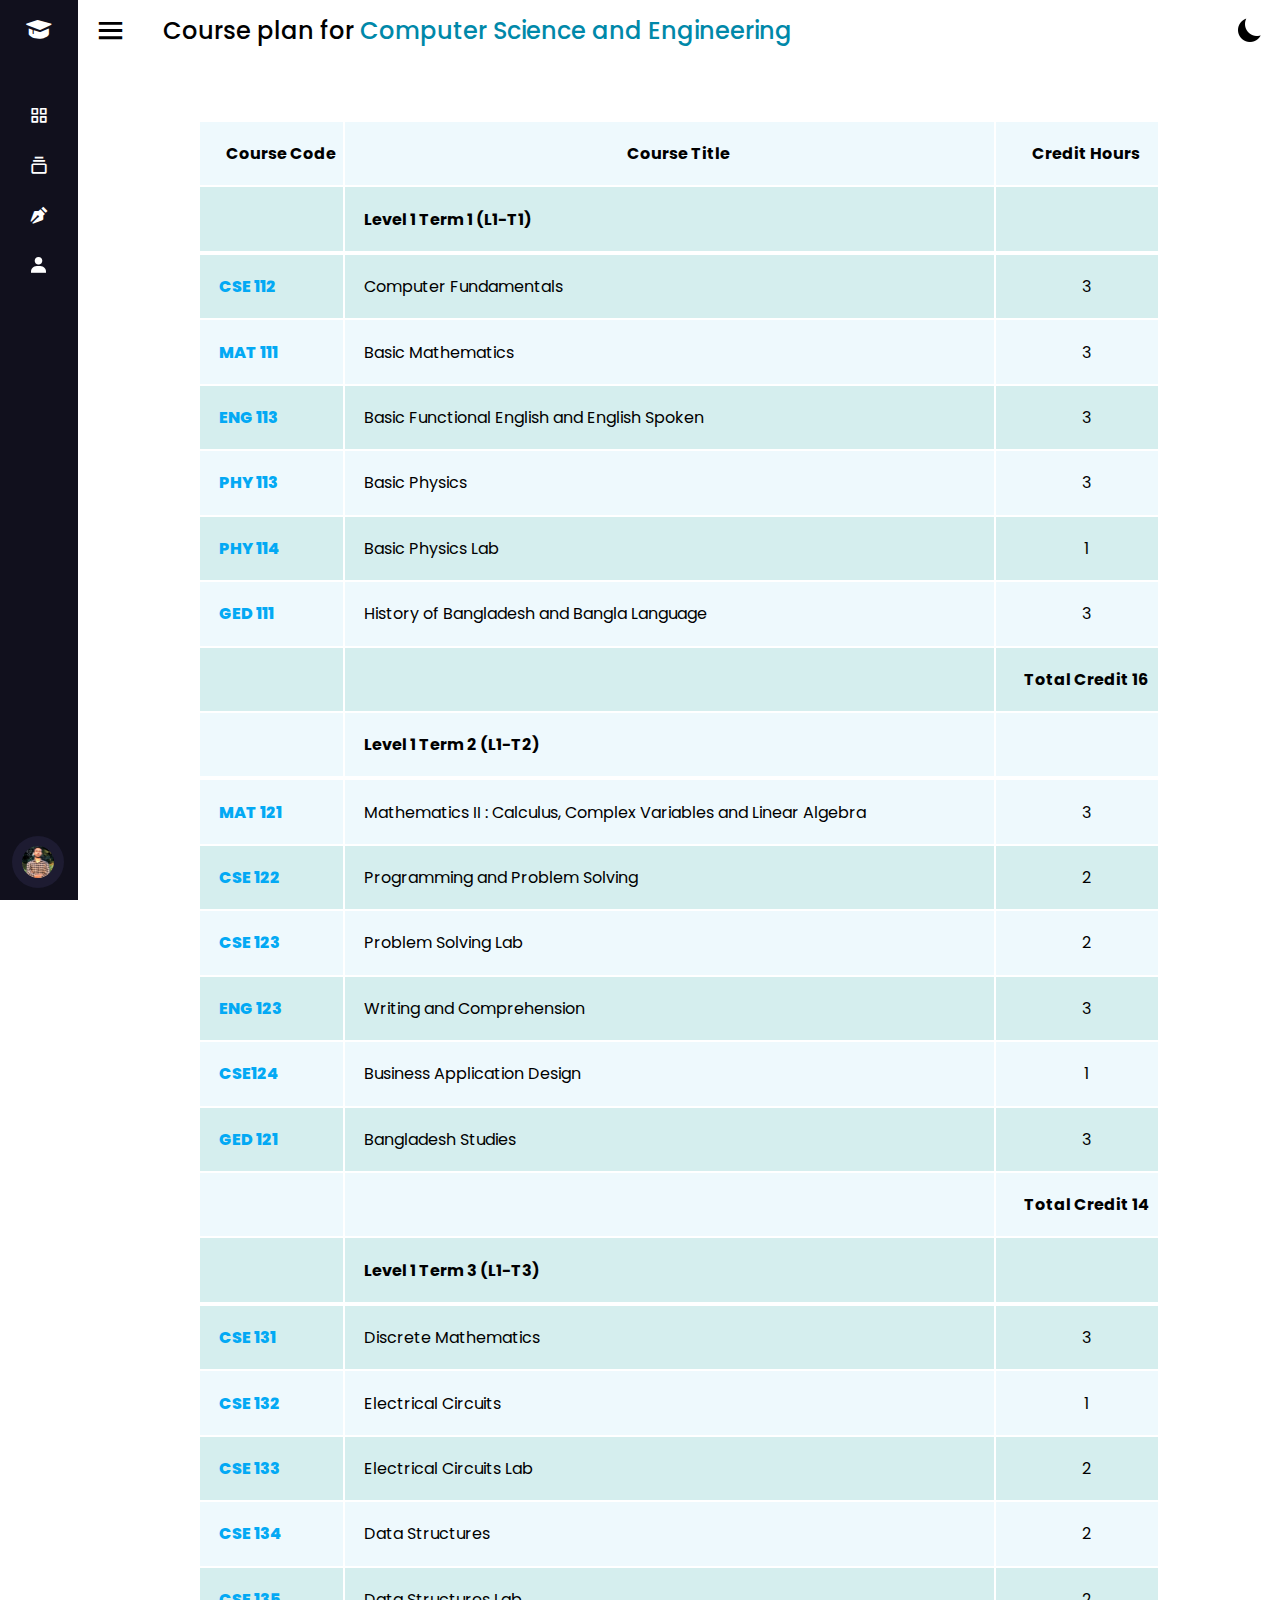
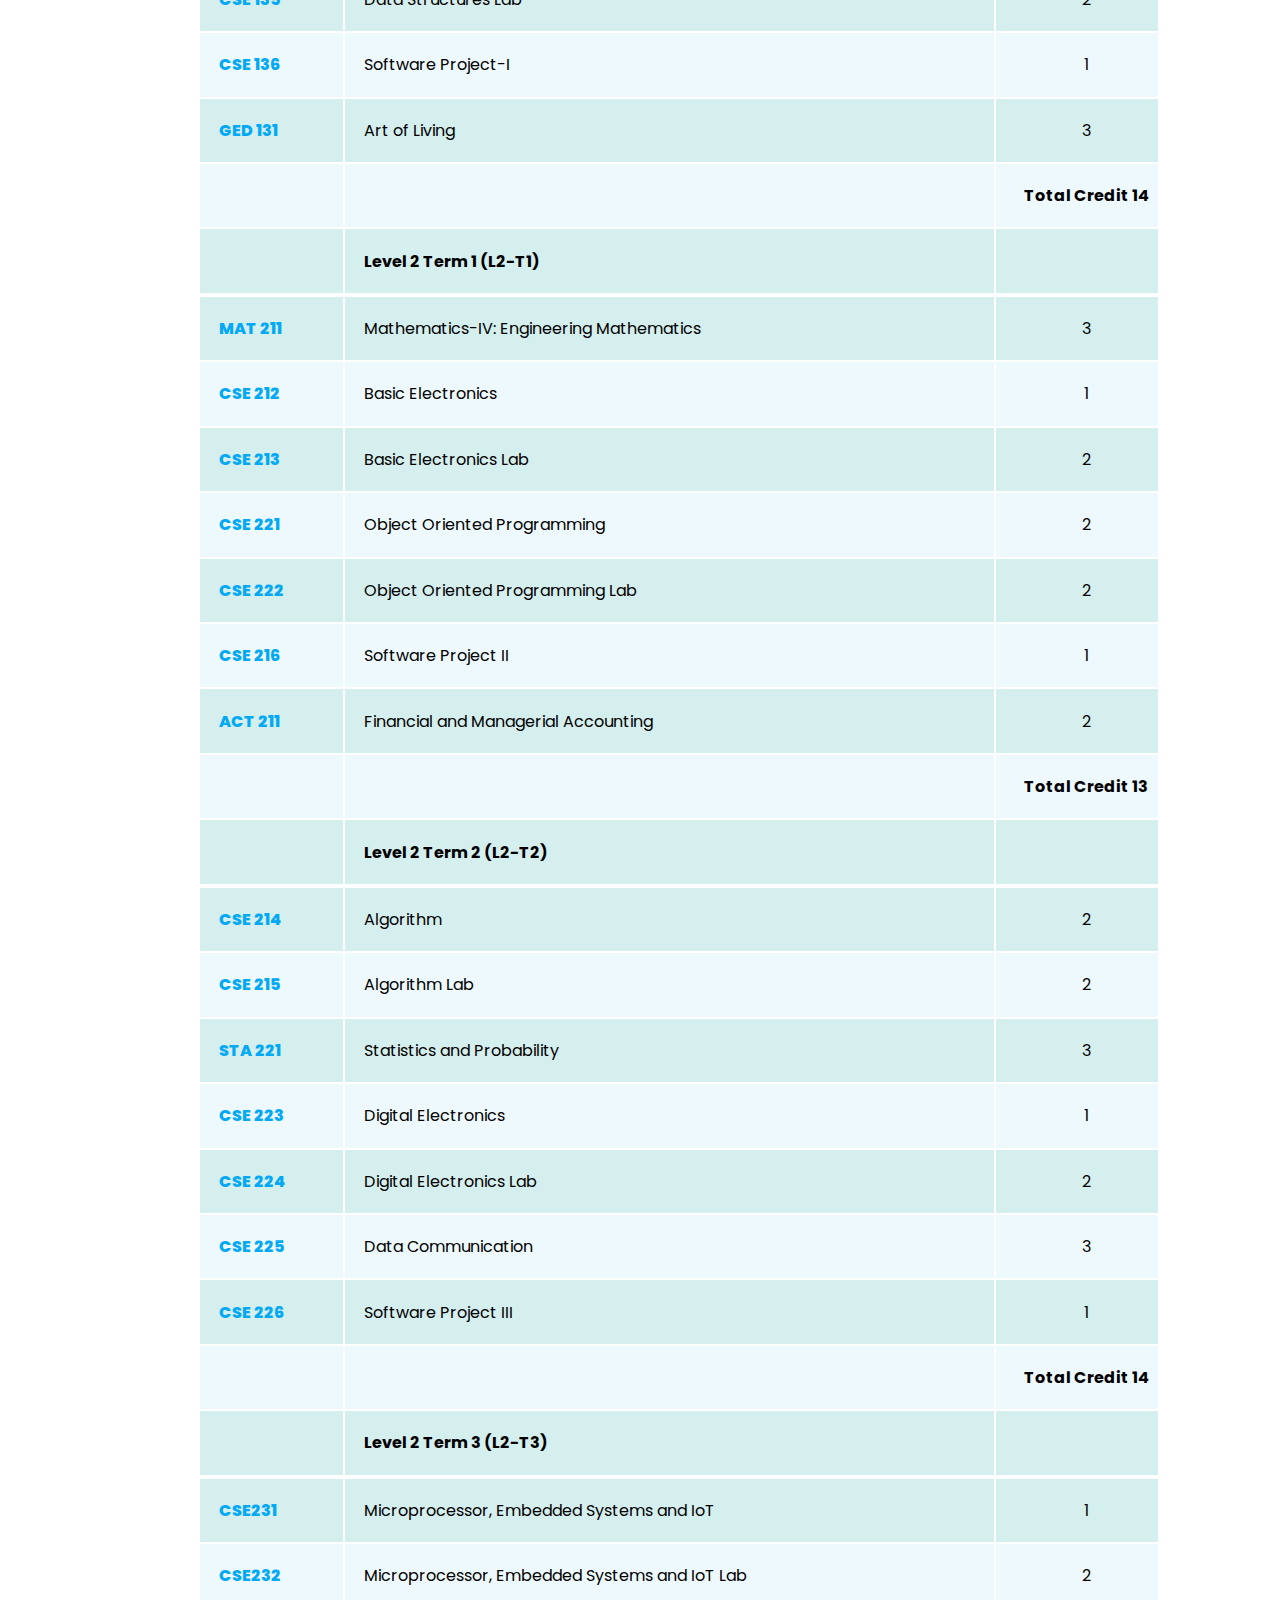
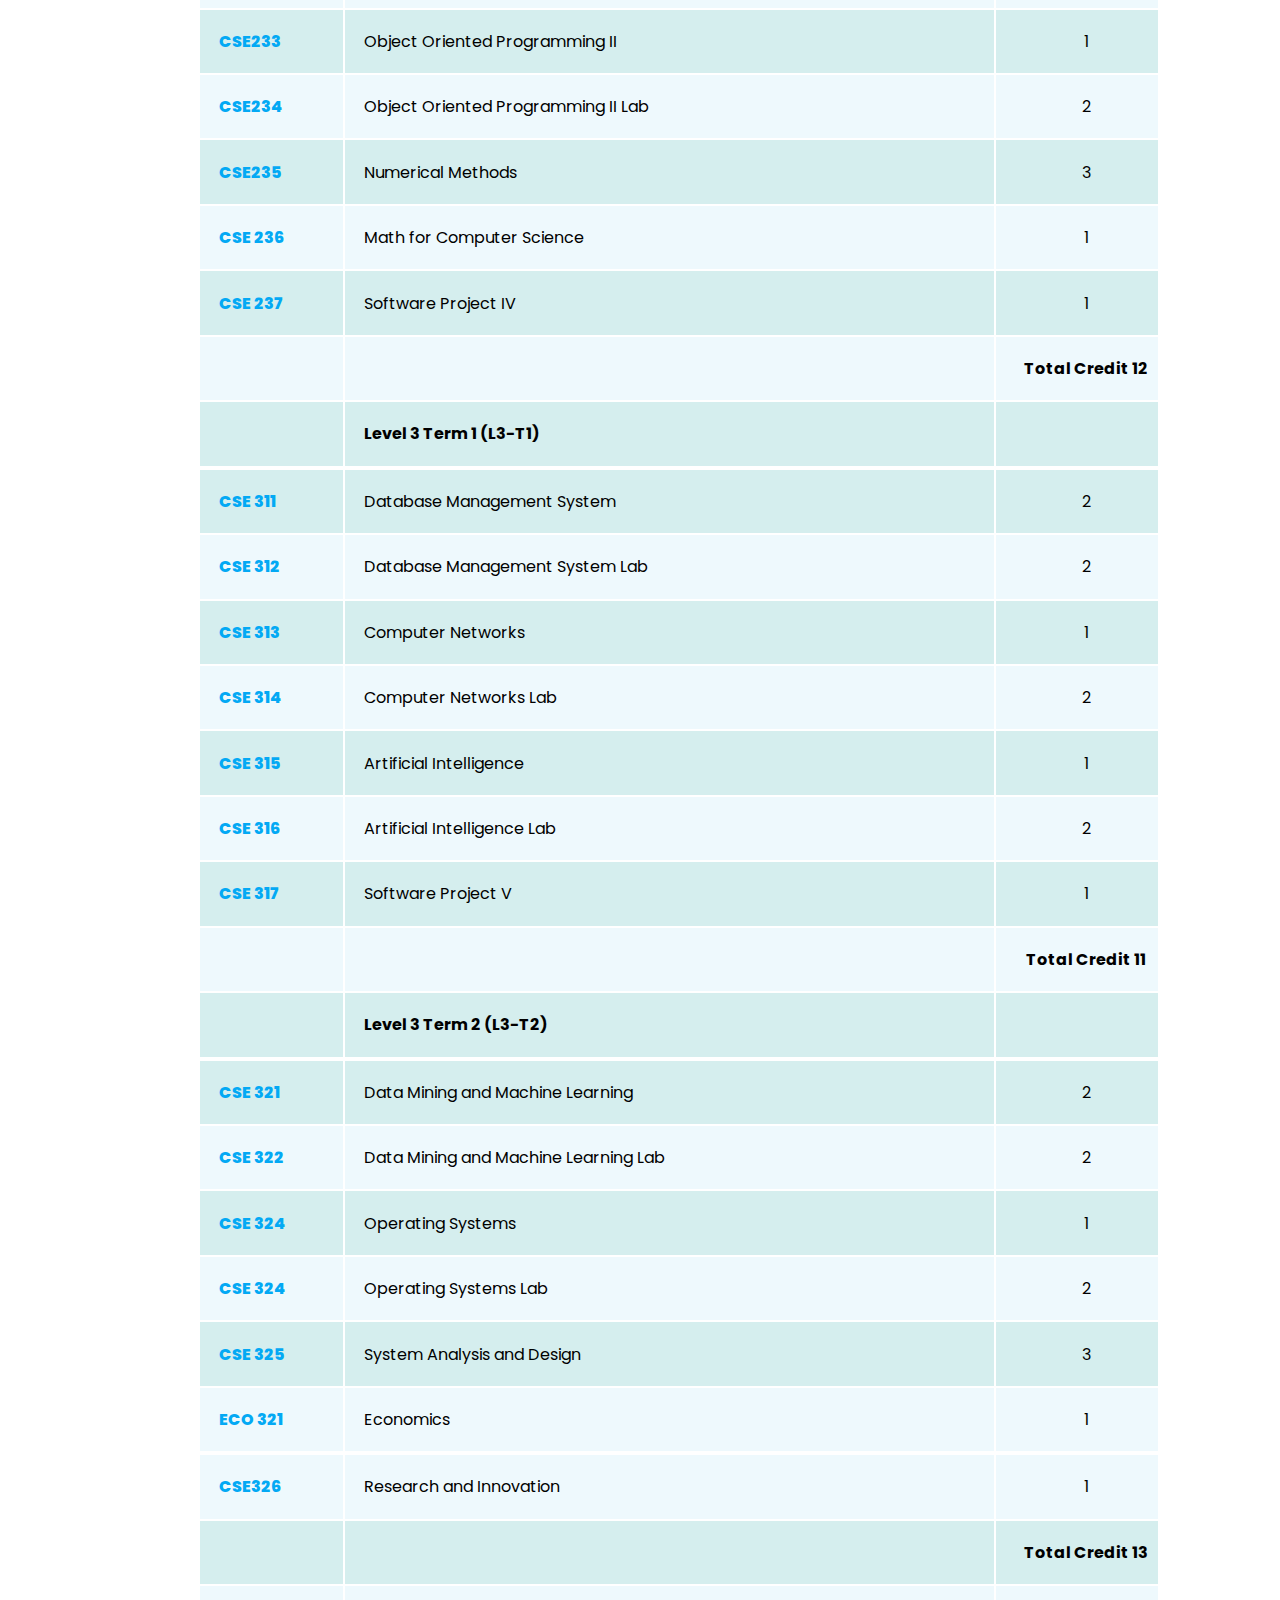
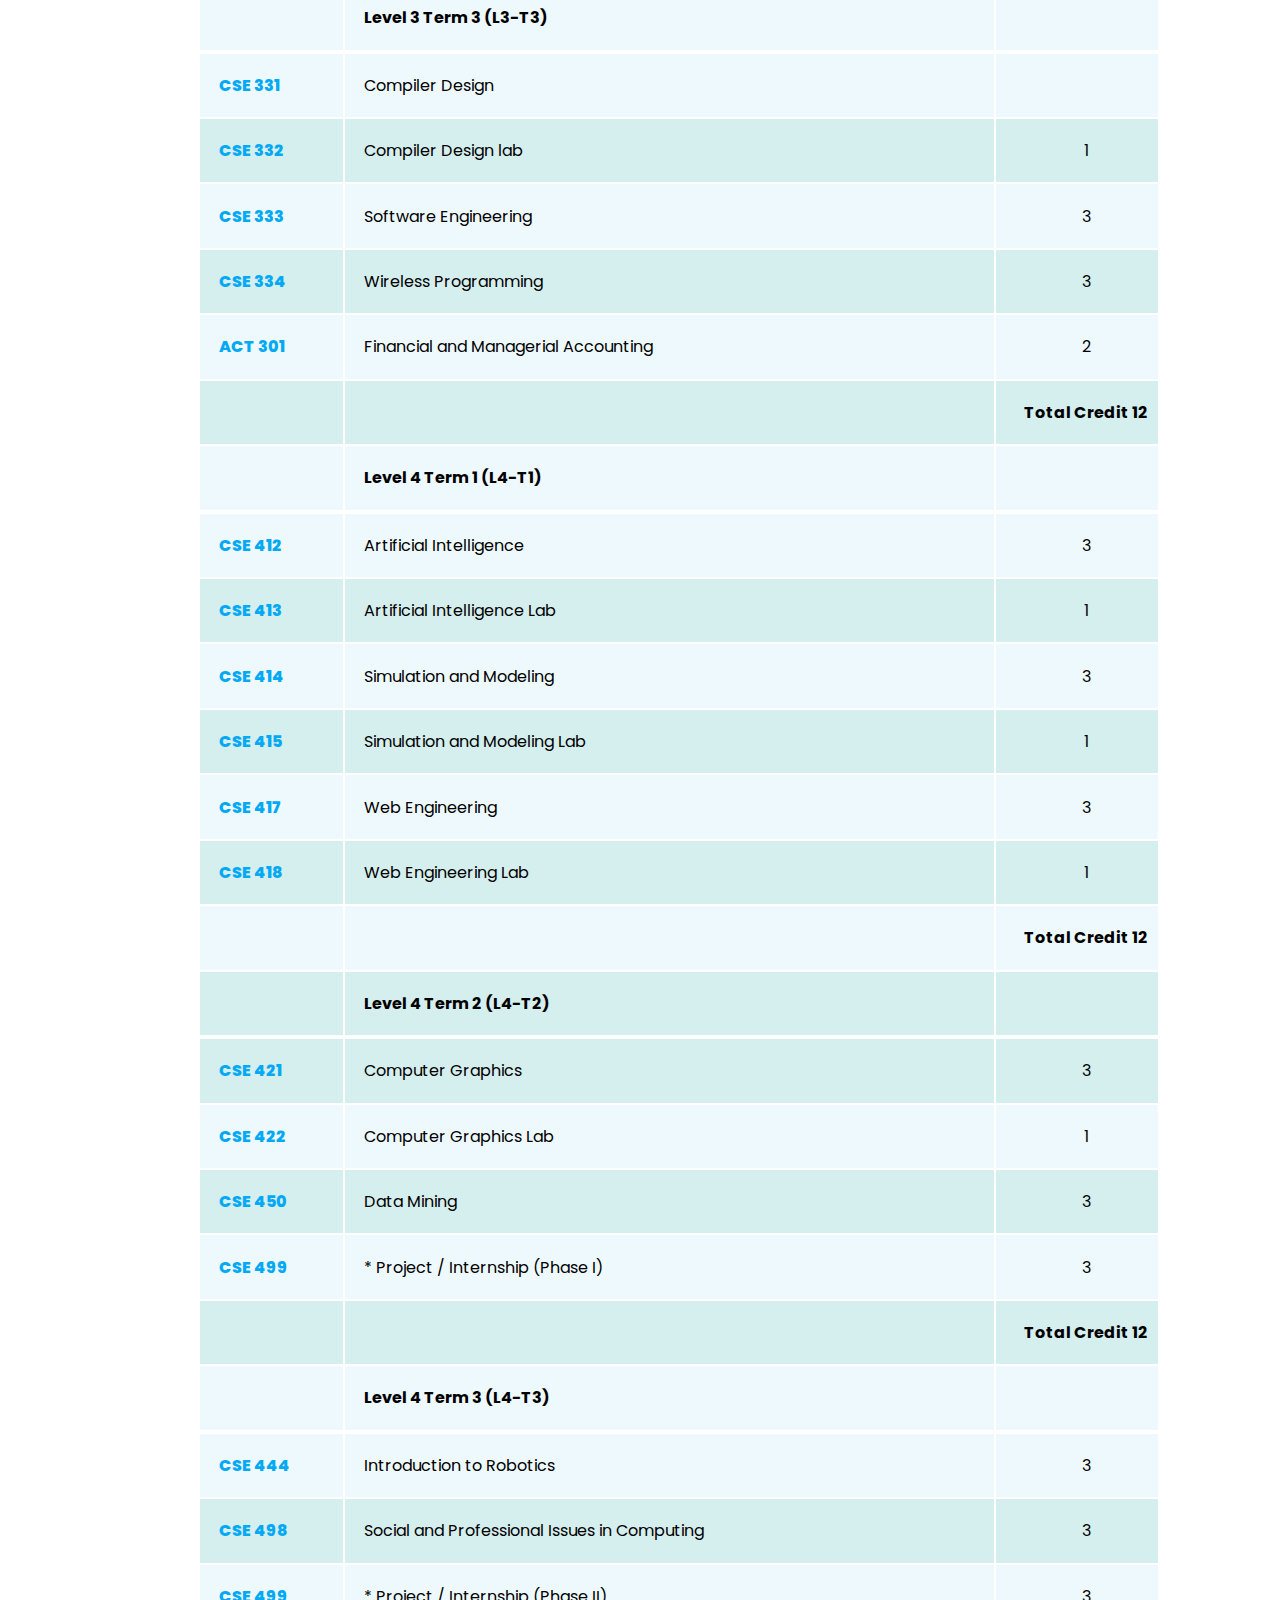
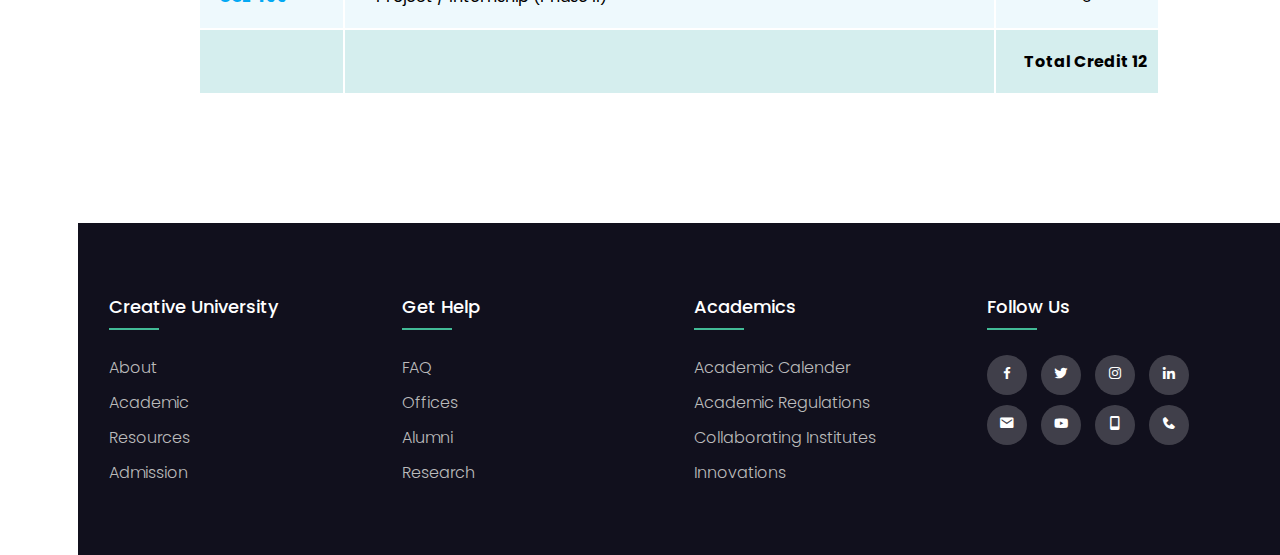
<file: cse.html>
<!DOCTYPE html>
<html lang="en" dir="ltr">
  <head>
    <meta charset="UTF-8">
       <link rel="stylesheet" href="style.css">
       <link rel="stylesheet" href="reg.css">
       <link href='https://unpkg.com/boxicons@2.0.7/css/boxicons.min.css' rel='stylesheet'>
     <meta name="viewport" content="width=device-width, initial-scale=1.0">
   </head>
<body>
  <div class="sidebar close">
    <div class="logo-details">
      <i class='bx bxs-graduation'></i>
      <span class="logo_name">Creative University</span>
    </div>
    <ul class="nav-links">
      <li>
        <a href="index.html">
          <i class='bx bx-grid-alt' ></i>
          <span class="link_name">Dashboard</span>
                 
        </a>
        <ul class="sub-menu blank">
          <li><a class="link_name" href="">Dashboard</a></li>
          
        </ul>
      </li>
      <li>
        <div class="iocn-link">
          <a href="#">
            <i class='bx bx-collection' ></i>
            <span class="link_name">Course</span>
          </a>
          <i class='bx bxs-chevron-down arrow' ></i>
        </div>
        <ul class="sub-menu">
          <li><a class="link_name" href="#">Course</a></li>
          <li><a href="cse.html">CSE</a></li>
          <li><a href="eee.html">EEE</a></li>
          <li><a href="se.html">SWE</a></li>         
          <li><a href="civil.html">Civil</a></li>
          <li><a href="te.html">TE</a></li>
          <li><a href="nfe.html">NFE</a></li>
        </ul>
      </li>
      <li>
        <a href="reg.html">
          <i class='bx bxs-pen'></i>
          <span class="link_name">Registration</span>
        </a>
        <ul class="sub-menu blank">
          <li><a class="link_name" href="reg.html">Registration</a></li>
        </ul>
      </li>
      <li>
        <a href="account.html">
          <i class='bx bxs-user'></i>
          <span class="link_name">Account</span>
        </a>
        <ul class="sub-menu blank">
          <li><a class="link_name" href="account.html">Account</a></li>
        </ul>
      </li>
      <li>
    <div class="profile-details">
      <div class="profile-content">
     <img src="images/pic-1.jpeg" alt="profileImg">
      </div>
      <div class="name-job">
        <div class="profile_name">Toufique Elahi Tonmoy</div>
        <div class="job">Student Id : 201-15-13697</div>
      </div>
      <i class='bx bx-log-out' ></i>
    </div>
  </li>
</ul>
  </div>
  <section class="home-section">
    <div class="home-content">
      <i class='bx bx-menu' ></i>
      <span class="text">Course plan for <span>Computer Science and Engineering</span></span>
      <div class="dark">
        <img src="images/moon.png" id="icon">
      </div>
   
    </div>



    <section class="table" id="table">
     
      
      <table>
        <tr>
          <th style="text-align:center;">Course Code</th>
          <th style="text-align:center;">Course Title</th>
          <th style="text-align:center;">Credit Hours</th>
        </tr>
        <td>
          <td > <b>Level 1 Term 1 (L1-T1)</b></td>
          <td style="text-align:center;"></td>
        </tr>
        <tr>
        <tr>
          <td>CSE 112</td>
          <td>Computer Fundamentals</td>
          <td style="text-align:center;">3</td>
        </tr>
        <tr>
          <td>MAT 111</td>
          <td>Basic Mathematics</td>
          <td style="text-align:center;">3</td>
        </tr>
        <tr>
          <td>ENG 113 </td>
          <td>Basic Functional English and English Spoken</td>
          <td style="text-align:center;">3</td>
        </tr>
        <tr>
          <td>PHY 113</td>
          <td>Basic Physics</td>
          <td style="text-align:center;">3</td>
        </tr>
        <tr>
          <td>PHY 114</td>
          <td>Basic Physics Lab</td>
          <td style="text-align:center;">1</td>
        </tr>
        <tr>
          <td>GED 111 </td>
          <td>History of Bangladesh and Bangla Language </td>
          <td style="text-align:center;">3</td>
        </tr>
        <tr>
          <td></td>
          <td></td>
          <td style="text-align:center;"><b>Total Credit 16</b></td>
        </tr>
      
        <td>
          <td > <b>Level 1 Term 2 (L1-T2)</b></td>
          <td style="text-align:center;"></td>
        </tr>
        <tr>
        <tr>
          <td>MAT 121</td>
          <td> Mathematics II : Calculus, Complex Variables and Linear 
      Algebra</td>
          <td style="text-align:center;">3</td>
        </tr>
        <tr>
          <td>CSE 122</td>
          <td>Programming and Problem Solving</td>
          <td style="text-align:center;">2</td>
        </tr>
        <tr>
          <td>CSE 123</td>
          <td> Problem Solving Lab</td>
          <td style="text-align:center;">2</td>
        </tr>
        <tr>
          <td>ENG 123</td>
          <td>Writing and Comprehension</td>
          <td style="text-align:center;">3</td>
        </tr>
        <tr>
          <td>CSE124</td>
          <td> Business Application Design</td>
          <td style="text-align:center;">1</td>
        </tr>
        <tr>
          <td>GED 121 </td>
          <td>Bangladesh Studies</td>
          <td style="text-align:center;">3</td>
        </tr>
        <tr>
          <td></td>
          <td></td>
          <td style="text-align:center;"><b>Total Credit 14</b></td>
        </tr>
      
        <td>
          <td > <b>Level 1 Term 3 (L1-T3)</b></td>
          <td style="text-align:center;"></td>
        </tr>
        <tr>
        <tr>
          <td>CSE 131</td>
          <td>Discrete Mathematics</td>
          <td style="text-align:center;">3</td>
        </tr>
        <tr>
          <td>CSE 132</td>
          <td> Electrical Circuits</td>
          <td style="text-align:center;">1</td>
        </tr>
        <tr>
          <td>CSE 133</td>
          <td>Electrical Circuits Lab </td>
          <td style="text-align:center;">2</td>
        </tr>
        <tr>
          <td>CSE 134</td>
          <td> Data Structures</td>
          <td style="text-align:center;">2</td>
        </tr>
        <tr>
          <td>CSE 135</td>
          <td> Data Structures Lab</td>
          <td style="text-align:center;">2</td>
        </tr>
        <tr>
          <td> CSE 136</td>
          <td>Software Project-I </td>
          <td style="text-align:center;">1</td>
        </tr>
       <tr>
          <td>GED 131  </td>
          <td> Art of Living </td>
          <td style="text-align:center;">3</td>
        </tr>
        <tr>
          <td></td>
          <td></td>
          <td style="text-align:center;"><b>Total Credit 14</b></td>
        </tr>
      
        <td>
          <td > <b>Level 2 Term 1 (L2-T1)</b></td>
          <td style="text-align:center;"></td>
        </tr>
        <tr>
        <tr>
          <td>MAT 211</td>
          <td>Mathematics-IV: Engineering Mathematics</td>
          <td style="text-align:center;">3</td>
        </tr>
        <tr>
          <td>CSE 212</td>
          <td> Basic Electronics</td>
          <td style="text-align:center;">1</td>
        </tr>
        <tr>
          <td>CSE 213</td>
          <td> Basic Electronics Lab </td>
          <td style="text-align:center;">2</td>
        </tr>
        <tr>
          <td>CSE 221</td>
          <td>Object Oriented Programming </td>
          <td style="text-align:center;">2</td>
        </tr>
        <tr>
          <td>CSE 222</td>
          <td> Object Oriented Programming Lab</td>
          <td style="text-align:center;">2</td>
        </tr>
        <tr>
          <td>CSE 216</td>
          <td>Software Project II</td>
          <td style="text-align:center;">1</td>
        </tr>
        <tr>
          <td>ACT 211</td>
          <td> Financial and Managerial Accounting</td>
          <td style="text-align:center;">2</td>
        </tr>
        <tr>
          <td></td>
          <td></td>
          <td style="text-align:center;"><b>Total Credit 13</b></td>
        </tr>
      
        <td>
          <td > <b>Level 2 Term 2 (L2-T2)</b></td>
          <td style="text-align:center;"></td>
        </tr>
        <tr>
        <tr>
          <td>CSE 214</td>
          <td>Algorithm</td>
          <td style="text-align:center;">2</td>
        </tr>
        <tr>
          <td>CSE 215</td>
          <td>Algorithm Lab</td>
          <td style="text-align:center;">2</td>
        </tr>
        <tr>
          <td>STA 221 </td>
          <td> Statistics and Probability</td>
          <td style="text-align:center;">3</td>
        </tr>
        <tr>
          <td>CSE 223</td>
          <td>Digital Electronics</td>
          <td style="text-align:center;">1</td>
        </tr>
        <tr>
          <td>CSE 224</td>
          <td>Digital Electronics Lab</td>
          <td style="text-align:center;">2</td>
        </tr>
        <tr>
          <td>CSE 225 </td>
          <td>Data Communication</td>
          <td style="text-align:center;">3</td>
        </tr>
        <tr>
          <td>CSE 226</td>
          <td>Software Project III</td>
          <td style="text-align:center;">1</td>
        </tr>
        <tr>
          <td></td>
          <td></td>
          <td style="text-align:center;"><b>Total Credit 14</b></td>
        </tr>
      
        <td>
          <td > <b>Level 2 Term 3 (L2-T3)</b></td>
          <td style="text-align:center;"></td>
        </tr>
        <tr>
        <tr>
          <td>CSE231</td>
          <td>Microprocessor, Embedded Systems and IoT</td>
          <td style="text-align:center;">1</td>
        </tr>
        <tr>
          <td>CSE232</td>
          <td>Microprocessor, Embedded Systems and IoT Lab</td>
          <td style="text-align:center;">2</td>
        </tr>
        <tr>
          <td>CSE233</td>
          <td>Object Oriented Programming II</td>
          <td style="text-align:center;">1</td>
        </tr>
        <tr>
          <td>CSE234</td>
          <td>Object Oriented Programming II Lab</td>
          <td style="text-align:center;">2</td>
        </tr>
        <tr>
          <td>CSE235</td>
          <td>Numerical Methods</td>
          <td style="text-align:center;">3</td>
        </tr>
        <tr>
          <td>CSE 236</td>
          <td>Math for Computer Science </td>
          <td style="text-align:center;">1</td>
        </tr>
        <tr>
          <td>CSE 237</td>
          <td> Software Project IV</td>
          <td style="text-align:center;">1</td>
        </tr>
        <tr>
          <td></td>
          <td></td>
          <td style="text-align:center;"><b>Total Credit 12</b></td>
        </tr>
      
        <td>
          <td > <b>Level 3 Term 1 (L3-T1)</b></td>
          <td style="text-align:center;"></td>
        </tr>
        <tr>
        <tr>
          <td>CSE 311 </td>
          <td> Database Management System</td>
          <td style="text-align:center;">2</td>
        </tr>
        <tr>
          <td>CSE 312</td>
          <td> Database Management System Lab</td>
          <td style="text-align:center;">2</td>
        </tr>
        <tr>
          <td>CSE 313</td>
          <td>Computer Networks</td>
          <td style="text-align:center;">1</td>
        </tr>
        <tr>
          <td>CSE 314</td>
          <td> Computer Networks Lab</td>
          <td style="text-align:center;">2</td>
        </tr>
        <tr>
          <td>CSE 315</td>
          <td> Artificial Intelligence</td>
          <td style="text-align:center;">1</td>
        </tr>
        <tr>
          <td>CSE 316</td>
          <td> Artificial Intelligence Lab </td>
          <td style="text-align:center;">2</td>
        </tr>
       <tr>
          <td>CSE 317</td>
          <td> Software Project V </td>
          <td style="text-align:center;">1</td>
        </tr>
        <tr>
          <td></td>
          <td></td>
          <td style="text-align:center;"><b>Total Credit 11</b></td>
        </tr>
      
        <td>
          <td > <b>Level 3 Term 2 (L3-T2)</b></td>
          <td style="text-align:center;"></td>
        </tr>
        <tr>
        <tr>
          <td>CSE 321 </td>
          <td>Data Mining and Machine Learning</td>
          <td style="text-align:center;">2</td>
        </tr>
        <tr>
          <td>CSE 322</td>
          <td> Data Mining and Machine Learning Lab </td>
          <td style="text-align:center;">2</td>
        </tr>
        <tr>
          <td> CSE 324</td>
          <td> Operating Systems</td>
          <td style="text-align:center;">1</td>
        </tr>
        <tr>
          <td>CSE 324</td>
          <td> Operating Systems Lab</td>
          <td style="text-align:center;">2</td>
        </tr>
        <tr>
          <td>CSE 325</td>
          <td> System Analysis and Design</td>
          <td style="text-align:center;">3</td>
        </tr>
        <tr>
          <td>ECO 321 </td>
          <td> Economics</td>
          <td style="text-align:center;">1</td>
        </tr>
        <tr>
       <tr>
          <td>CSE326</td>
          <td> Research and Innovation</td>
          <td style="text-align:center;">1</td>
        </tr>
          <td></td>
          <td></td>
          <td style="text-align:center;"><b>Total Credit 13</b></td>
        </tr>
      
        <td>
          <td > <b>Level 3 Term 3 (L3-T3)</b></td>
          <td style="text-align:center;"></td>
        </tr>
        <tr>
        <tr>
          <td>CSE 331</td>
          <td> Compiler Design</td>
          <td style="text-align:center;"></td>
        </tr>
        <tr>
          <td>CSE 332</td>
          <td> Compiler Design lab</td>
          <td style="text-align:center;">1</td>
        </tr>
        <tr>
          <td> CSE 333</td>
          <td> Software Engineering</td>
          <td style="text-align:center;">3</td>
        </tr>
        <tr>
          <td>CSE 334</td>
          <td> Wireless Programming </td>
          <td style="text-align:center;">3</td>
        </tr>
        <tr>
          <td>ACT 301</td>
          <td>Financial and Managerial Accounting</td>
          <td style="text-align:center;">2</td>
        </tr>
        <tr>
          <td></td>
          <td></td>
          <td style="text-align:center;"><b>Total Credit 12</b></td>
        </tr>
      
        <td>
          <td > <b>Level 4 Term 1 (L4-T1)</b></td>
          <td style="text-align:center;"></td>
        </tr>
        <tr>
        <tr>
          <td>CSE 412</td>
          <td> Artificial Intelligence</td>
          <td style="text-align:center;">3</td>
        </tr>
        <tr>
          <td>CSE 413</td>
          <td> Artificial Intelligence Lab</td>
          <td style="text-align:center;">1</td>
        </tr>
        <tr>
          <td>CSE 414</td>
          <td> Simulation and Modeling</td>
          <td style="text-align:center;">3</td>
        </tr>
        <tr>
          <td>CSE 415</td>
          <td> Simulation and Modeling Lab </td>
          <td style="text-align:center;">1</td>
        </tr>
        <tr>
          <td>CSE 417</td>
          <td> Web Engineering</td>
          <td style="text-align:center;">3</td>
        </tr>
        <tr>
          <td>CSE 418</td>
          <td> Web Engineering Lab</td>
          <td style="text-align:center;">1</td>
        </tr>
        <tr>
          <td></td>
          <td></td>
          <td style="text-align:center;"><b>Total Credit 12</b></td>
        </tr>
      
        <td>
          <td > <b>Level 4 Term 2 (L4-T2)</b></td>
          <td style="text-align:center;"></td>
        </tr>
        <tr>
        <tr>
          <td>CSE 421</td>
          <td>Computer Graphics </td>
          <td style="text-align:center;">3</td>
        </tr>
        <tr>
          <td>CSE 422</td>
          <td> Computer Graphics Lab </td>
          <td style="text-align:center;">1</td>
        </tr>
        <tr>
          <td>CSE 450</td>
          <td>Data Mining</td>
          <td style="text-align:center;">3</td>
        </tr>
        <tr>
          <td>CSE 499</td>
          <td> * Project / Internship (Phase I) </td>
          <td style="text-align:center;">3</td>
        </tr>
        <tr>
          <td></td>
          <td></td>
          <td style="text-align:center;"><b>Total Credit 12</b></td>
        </tr>
       <td>
          <td > <b>Level 4 Term 3 (L4-T3)</b></td>
          <td style="text-align:center;"></td>
        </tr>
        <tr>
        <tr>
          <td>CSE 444</td>
          <td> Introduction to Robotics</td>
          <td style="text-align:center;">3</td>
        </tr>
        <tr>
          <td>CSE 498</td>
          <td> Social and Professional Issues in Computing</td>
          <td style="text-align:center;">3</td>
        </tr>
        <tr>
          <td>CSE 499</td>
          <td> * Project / Internship (Phase II) </td>
          <td style="text-align:center;">3</td>
        </tr>
       <tr>
          <td></td>
          <td></td>
          <td style="text-align:center;"><b>Total Credit 12</b></td>
        </tr>
        
      
      
      </table>

      <footer class="footer">
        <div class="box">
          <div class="row">
            <div class="footer-col">
              <h4>Creative University</h4>
              <ul>
                <li><a href="#">about </a></li>
                <li><a href="#">academic</a></li>
                <li><a href="#">resources</a></li>
                <li><a href="#">admission</a></li>
              </ul>
            </div>
            <div class="footer-col">
              <h4>get help</h4>
              <ul>
                <li><a href="#">FAQ</a></li>
                <li><a href="#">offices</a></li>
                <li><a href="#">Alumni</a></li>
                <li><a href="#">Research</a></li>
                
              </ul>
            </div>
            <div class="footer-col">
              <h4>Academics</h4>
              <ul>
                <li><a href="#">Academic Calender</a></li>
                <li><a href="#">Academic Regulations</a></li>
                <li><a href="#">Collaborating Institutes</a></li>
                <li><a href="#">Innovations</a></li>
              </ul>
            </div>
            <div class="footer-col">
              <h4>follow us</h4>
              <div class="social-links">
                <a href="#"><i class='bx bxl-facebook'></i></a>
            <a href="#"><i class='bx bxl-twitter'></i></a>
            <a href="#"><i class='bx bxl-instagram'></i></a>
            <a href="#"><i class='bx bxl-linkedin' ></i></a>
            <a href="#"><i class='bx bxs-envelope'></i></a>
            <a href="#"><i class='bx bxl-youtube' ></i></a>
            <a href="#"><i class='bx bx-mobile' ></i></a>
            <a href="#"><i class='bx bxs-phone' ></i></a>
              </div>
            </div>
          </div>
        </div>
     </footer>



      </section>
  


  <script src="script.js"></script>
</body>
</html>
</file>
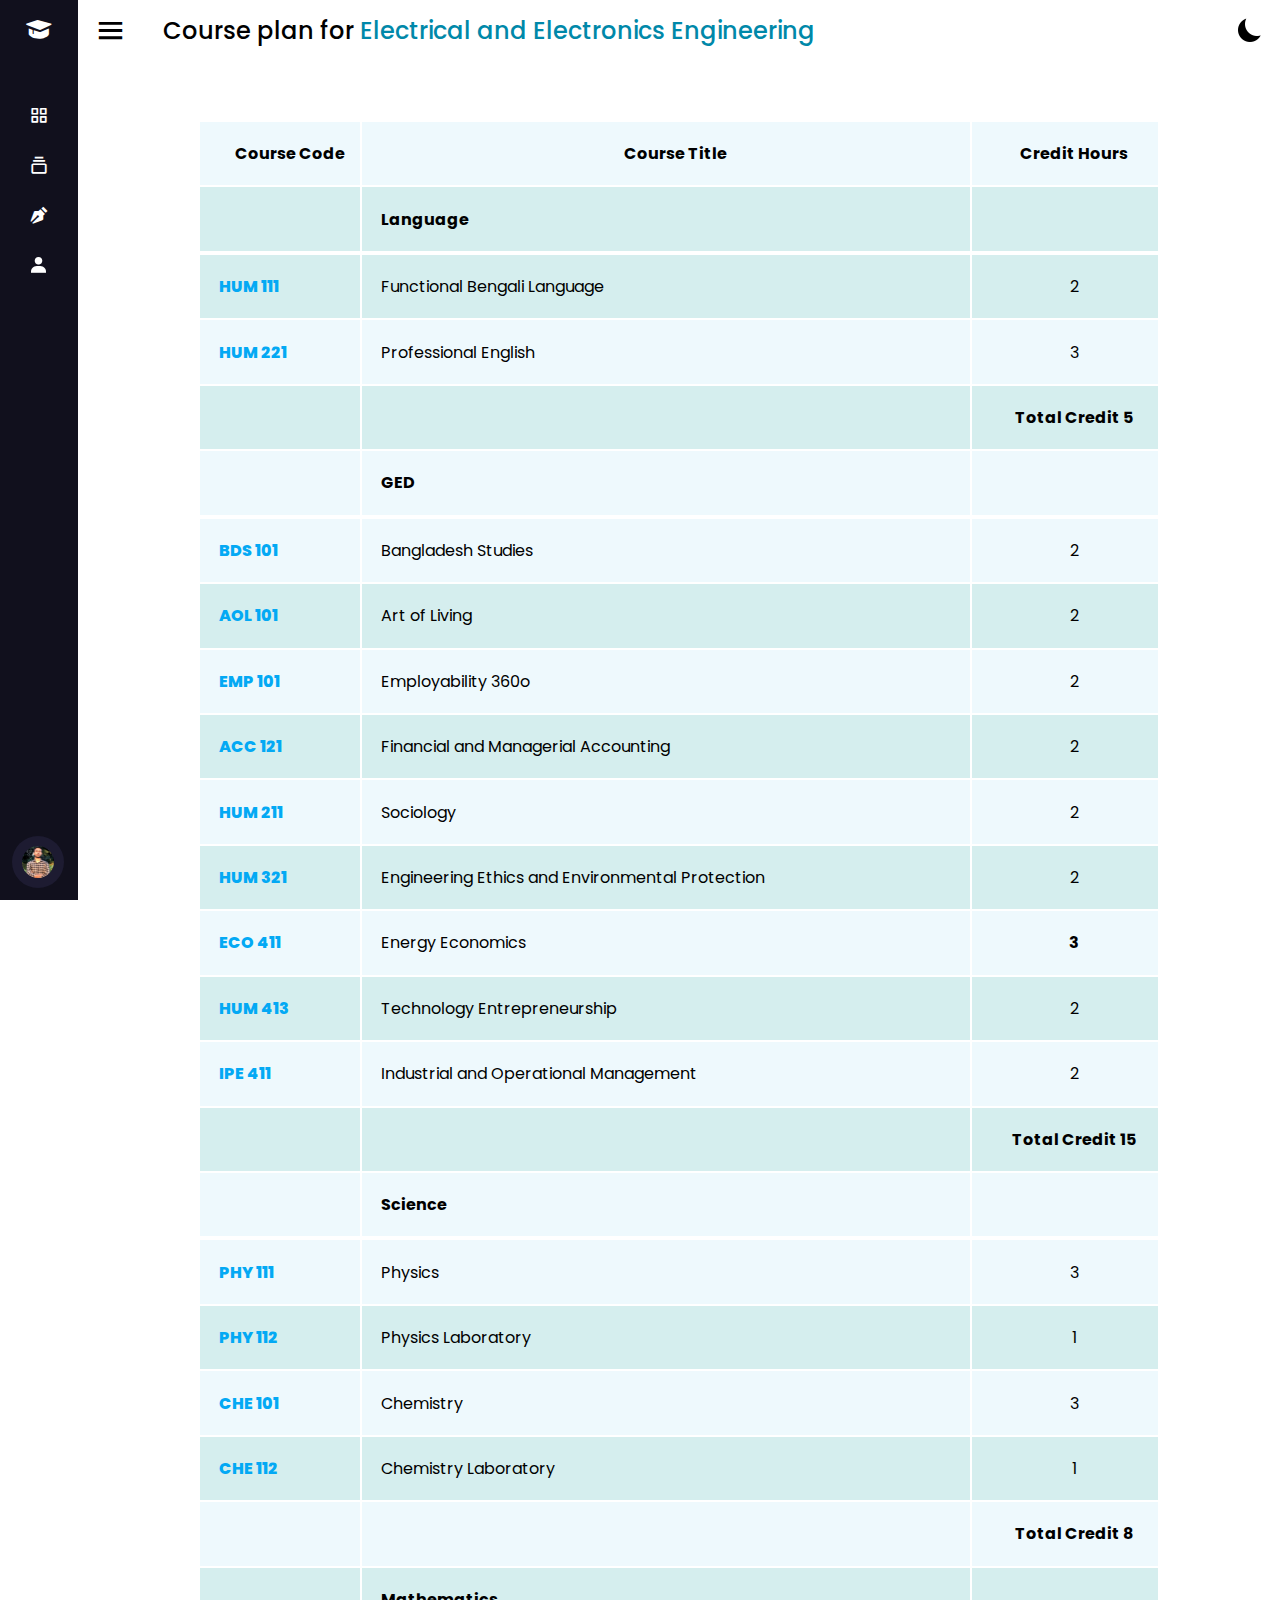
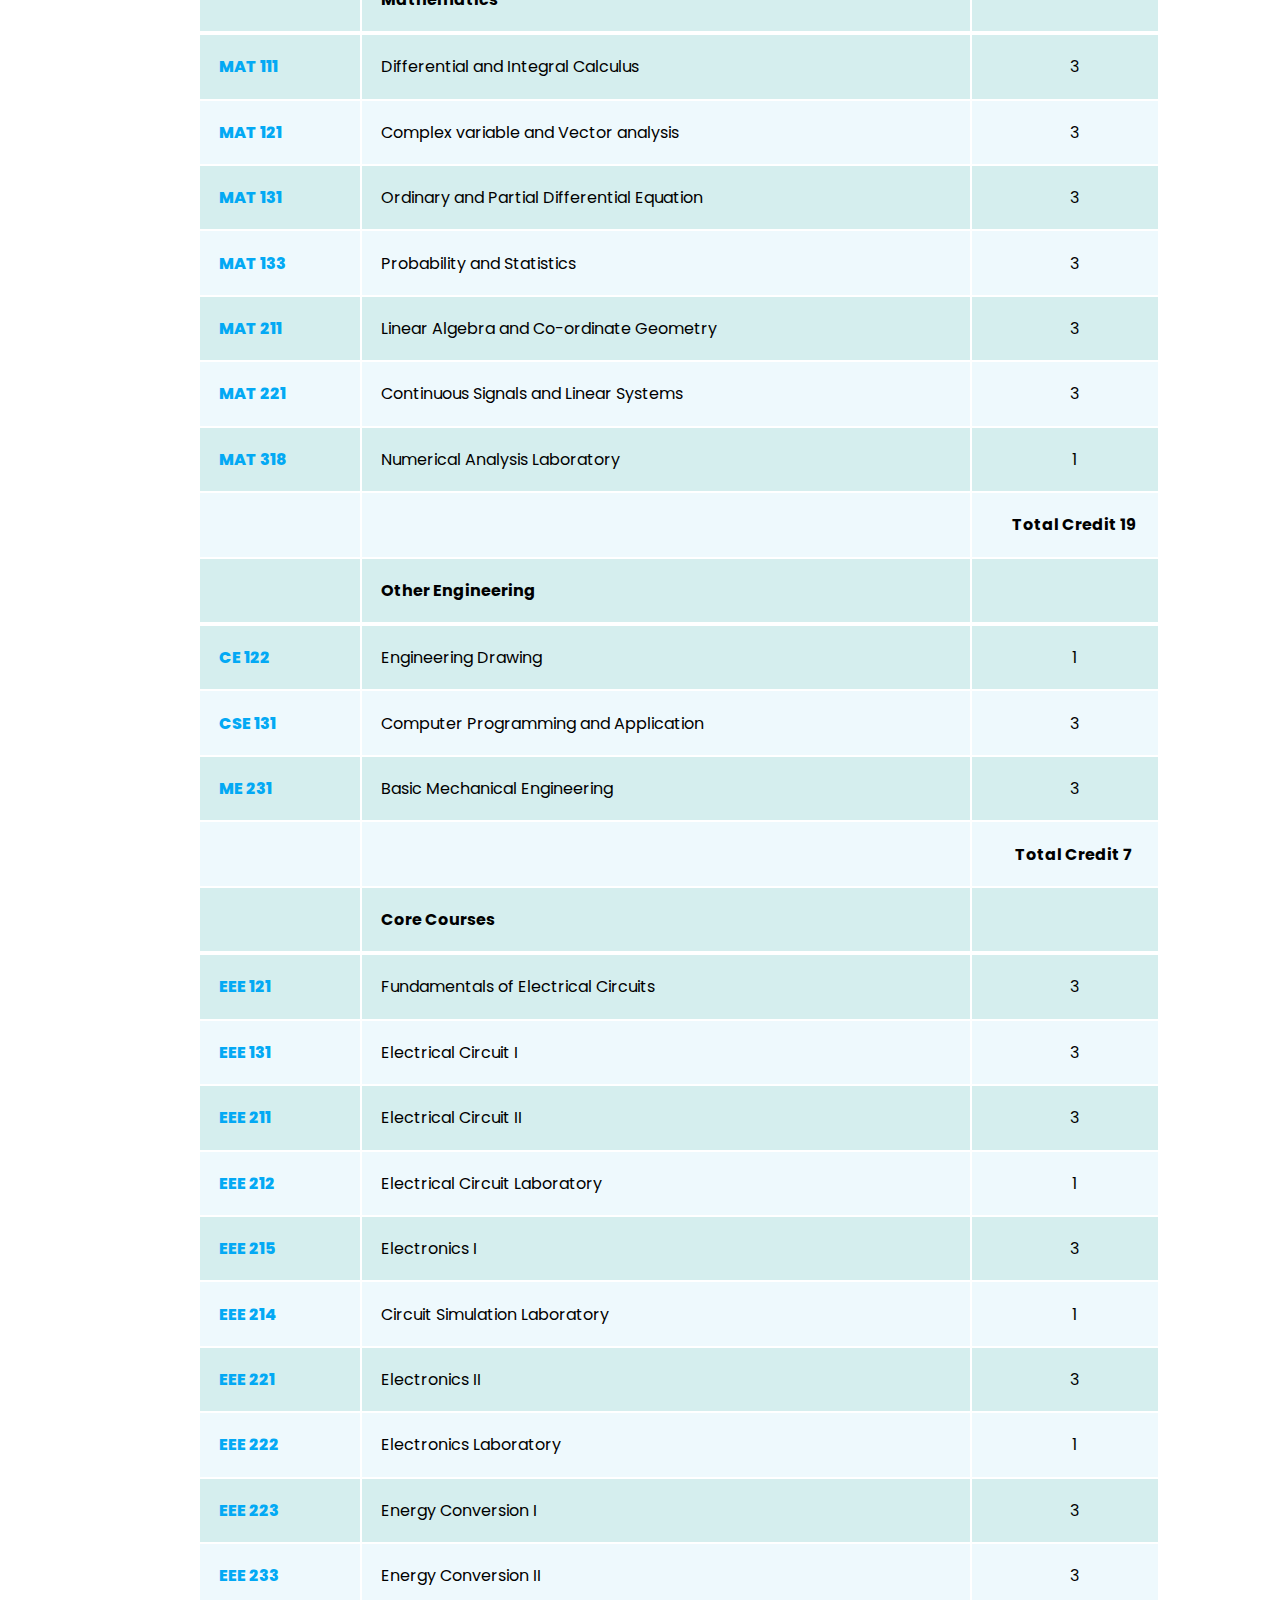
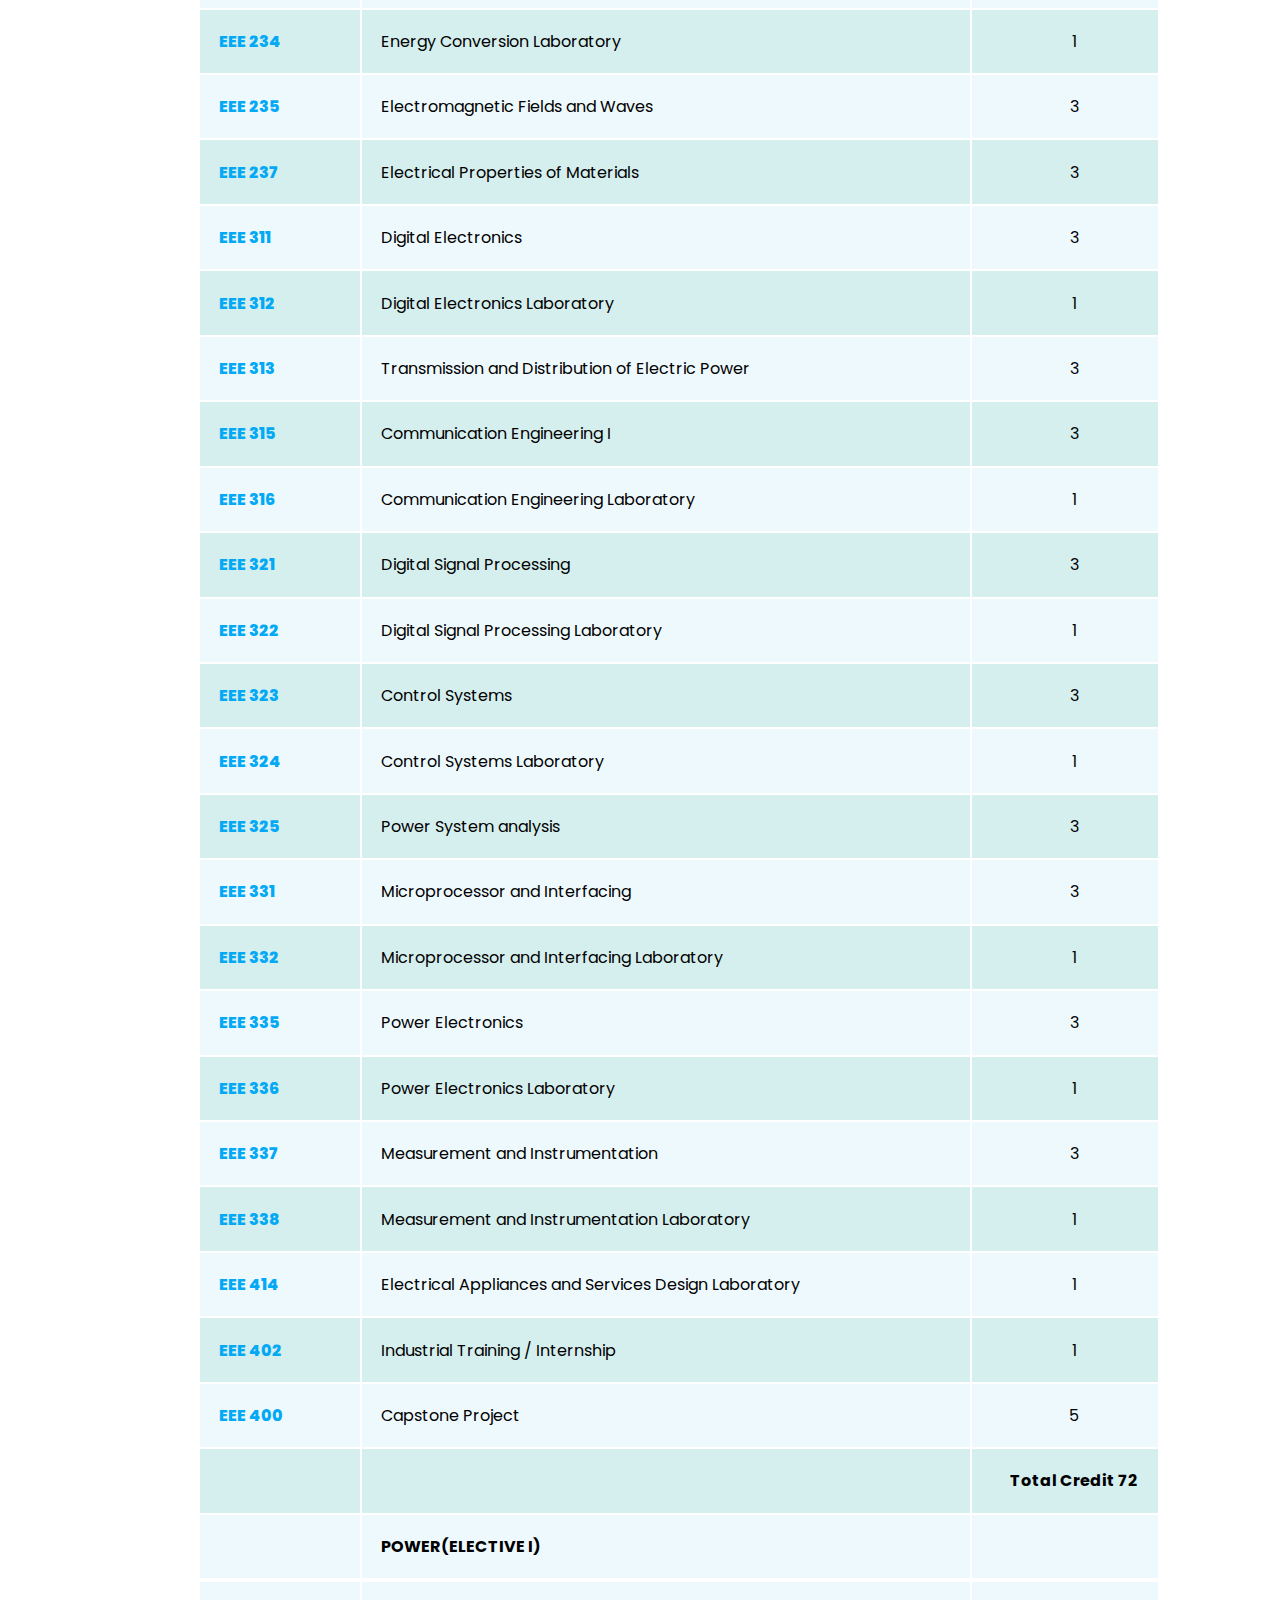
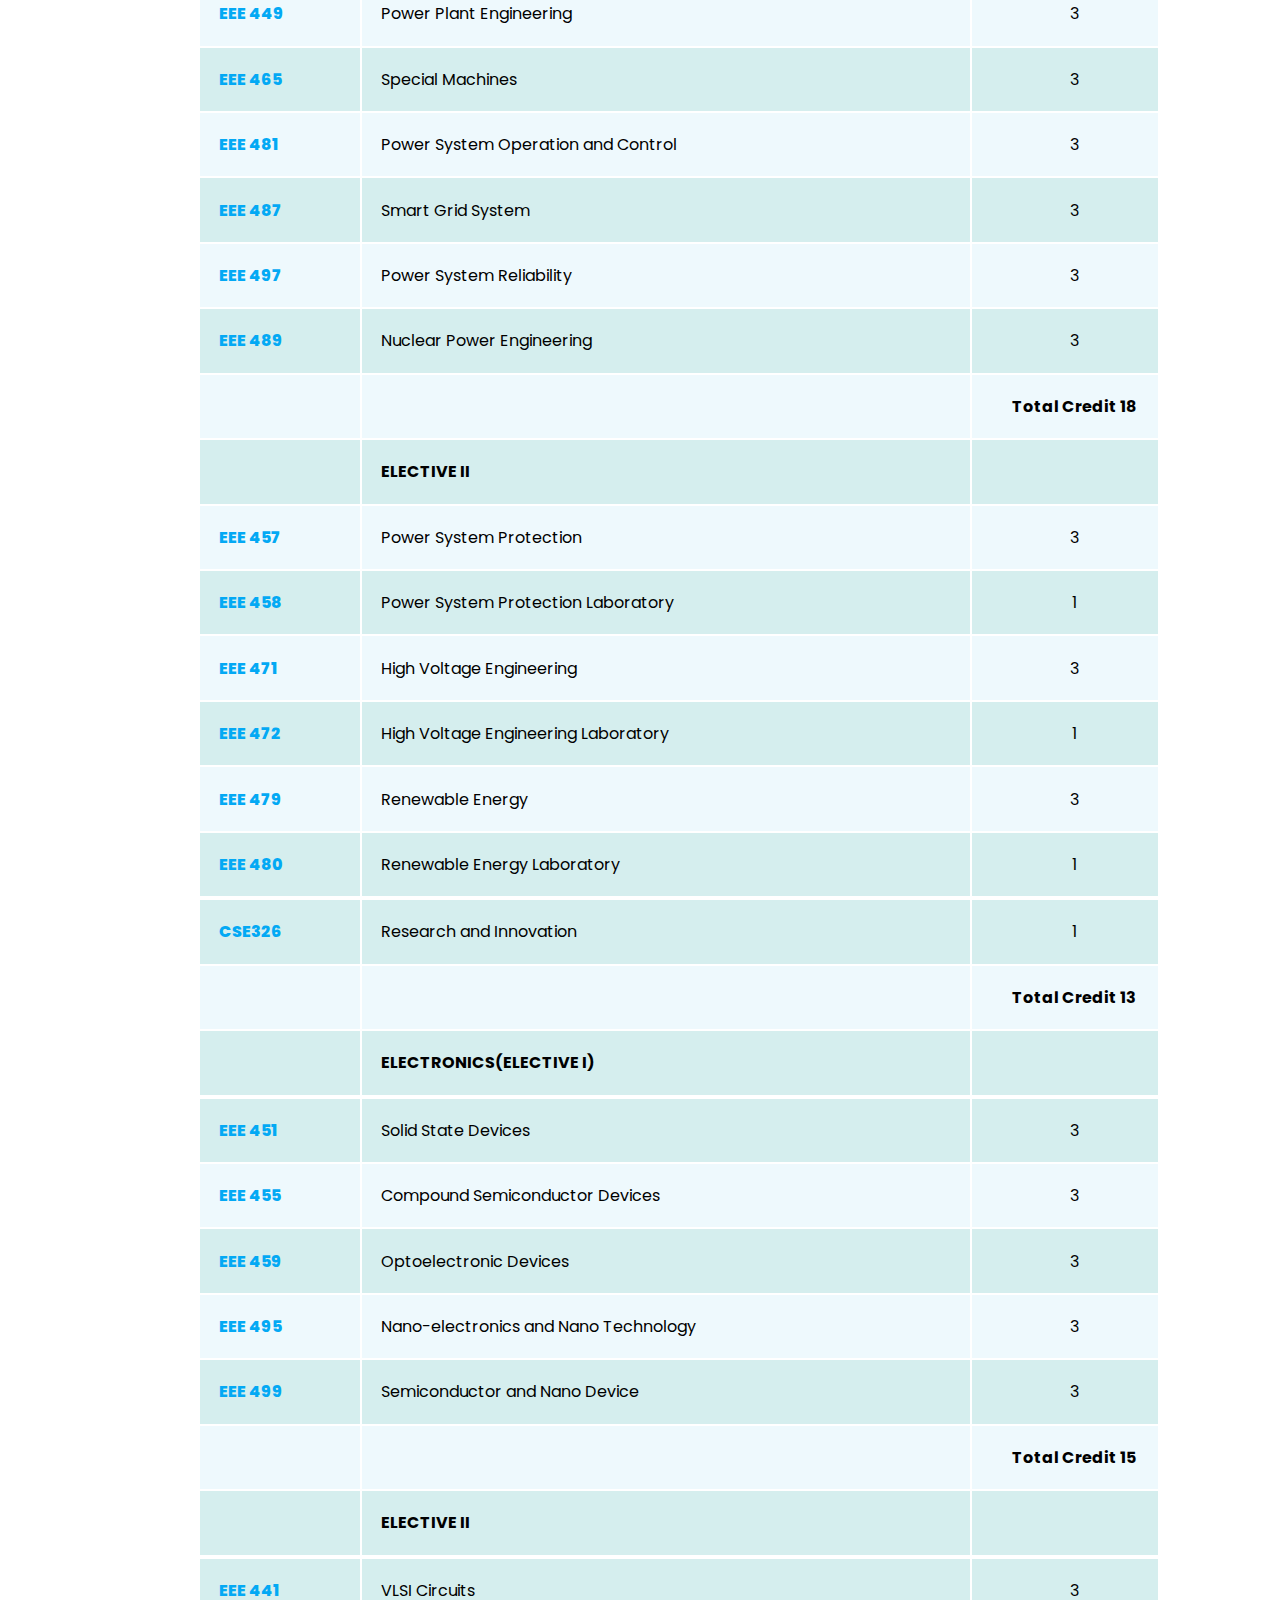
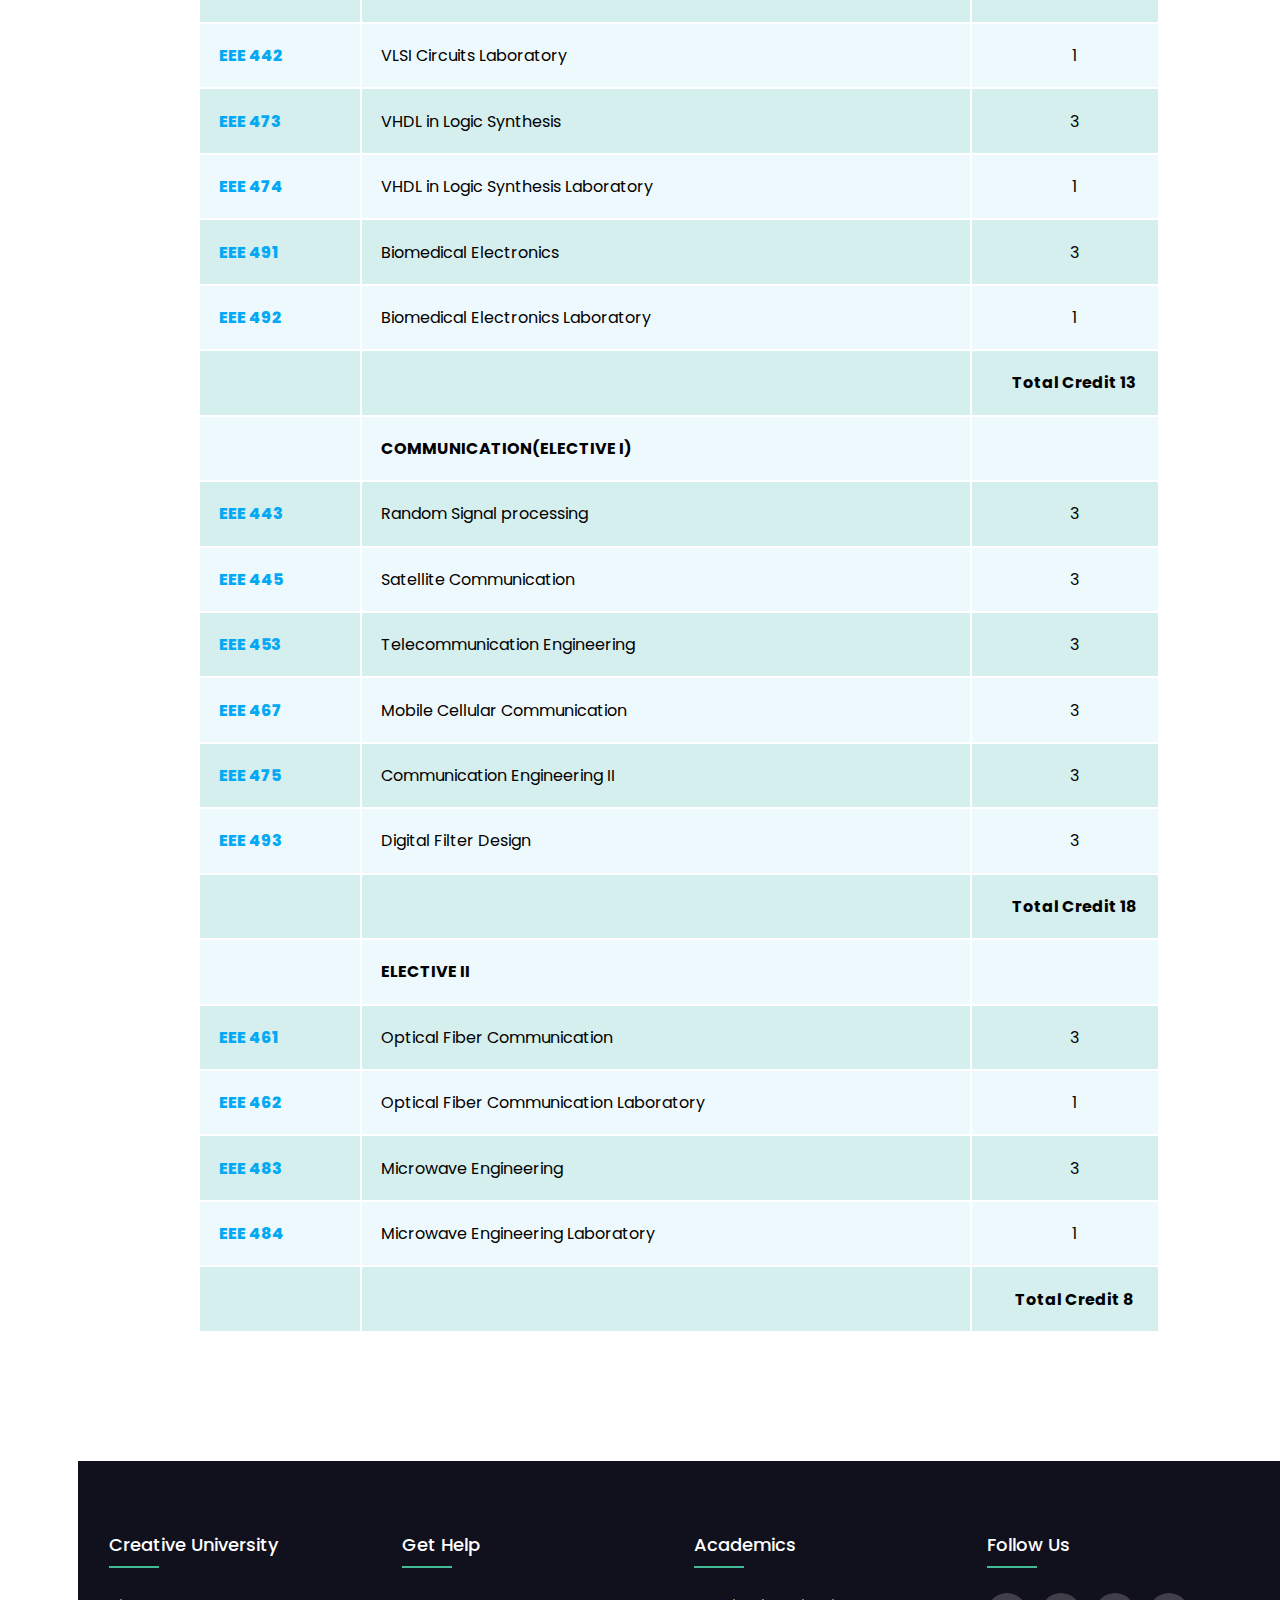
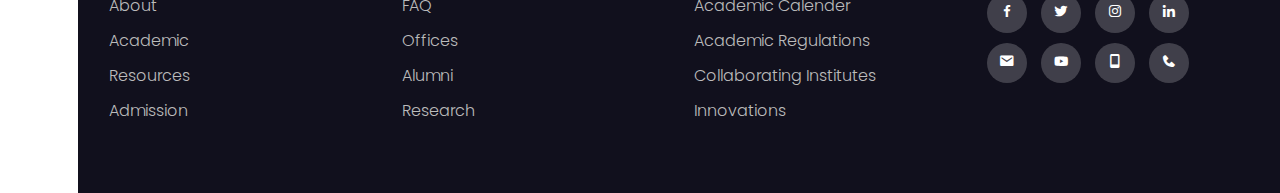
<file: eee.html>
<!DOCTYPE html>
<html lang="en" dir="ltr">
  <head>
    <meta charset="UTF-8">
       <link rel="stylesheet" href="style.css">
       <link rel="stylesheet" href="reg.css">
       <link href='https://unpkg.com/boxicons@2.0.7/css/boxicons.min.css' rel='stylesheet'>
     <meta name="viewport" content="width=device-width, initial-scale=1.0">
   </head>
<body>
  <div class="sidebar close">
    <div class="logo-details">
      <i class='bx bxs-graduation'></i>
      <span class="logo_name">Creative University</span>
    </div>
    <ul class="nav-links">
      <li>
        <a href="index.html">
          <i class='bx bx-grid-alt' ></i>
          <span class="link_name">Dashboard</span>
                 
        </a>
        <ul class="sub-menu blank">
          <li><a class="link_name" href="">Dashboard</a></li>
          
        </ul>
      </li>
      <li>
        <div class="iocn-link">
          <a href="#">
            <i class='bx bx-collection' ></i>
            <span class="link_name">Course</span>
          </a>
          <i class='bx bxs-chevron-down arrow' ></i>
        </div>
        <ul class="sub-menu">
          <li><a class="link_name" href="#">Course</a></li>
          <li><a href="cse.html">CSE</a></li>
          <li><a href="eee.html">EEE</a></li>
          <li><a href="se.html">SWE</a></li>         
          <li><a href="civil.html">Civil</a></li>
          <li><a href="te.html">TE</a></li>
          <li><a href="nfe.html">NFE</a></li>
        </ul>
      </li>
      <li>
        <a href="reg.html">
          <i class='bx bxs-pen'></i>
          <span class="link_name">Registration</span>
        </a>
        <ul class="sub-menu blank">
          <li><a class="link_name" href="reg.html">Registration</a></li>
        </ul>
      </li>
      <li>
        <a href="account.html">
          <i class='bx bxs-user'></i>
          <span class="link_name">Account</span>
        </a>
        <ul class="sub-menu blank">
          <li><a class="link_name" href="account.html">Account</a></li>
        </ul>
      </li>
      <li>
    <div class="profile-details">
      <div class="profile-content">
     <img src="images/pic-1.jpeg" alt="profileImg">
      </div>
      <div class="name-job">
        <div class="profile_name">Toufique Elahi Tonmoy</div>
        <div class="job">Student Id : 201-15-13697</div>
      </div>
      <i class='bx bx-log-out' ></i>
    </div>
  </li>
</ul>
  </div>
  <section class="home-section">
    <div class="home-content">
      <i class='bx bx-menu' ></i>
      <span class="text">Course plan for <span>Electrical and Electronics Engineering</span></span>
      <div class="dark">
        <img src="images/moon.png" id="icon">
      </div>
   
    </div>

    
    <table>
      <tr>
        <th style="text-align:center;">Course Code</th>
        <th style="text-align:center;">Course Title</th>
        <th style="text-align:center;">Credit Hours</th>
      </tr>
      <td>
        <td > <b>Language</b></td>
        <td style="text-align:center;"></td>
      </tr>
      <tr>
      <tr>
        <td>HUM 111</td>
        <td>Functional Bengali Language</td>
        <td style="text-align:center;">2</td>
      </tr>
      <tr>
        <td>HUM 221</td>
        <td>Professional English</td>
        <td style="text-align:center;">3</td>
      </tr>
      <tr>
        <td></td>
        <td></td>
        <td style="text-align:center;"><b>Total Credit 5</b></td>
      </tr>
    
      <td>
        <td > <b>GED</b></td>
        <td style="text-align:center;"></td>
      </tr>
      <tr>
      <tr>
        <td>BDS 101</td>
        <td> Bangladesh Studies</td>
        <td style="text-align:center;">2</td>
      </tr>
      <tr>
        <td>AOL 101</td>
        <td>Art of Living</td>
        <td style="text-align:center;">2</td>
      </tr>
      <tr>
        <td>EMP 101</td>
        <td>Employability 360o</td>
        <td style="text-align:center;">2</td>
      </tr>
      <tr>
        <td>ACC 121</td>
        <td>Financial and Managerial Accounting</td>
        <td style="text-align:center;">2</td>
      </tr>
      <tr>
        <td>HUM 211</td>
        <td>Sociology</td>
        <td style="text-align:center;">2</td>
      </tr>
      <tr>
        <td>HUM 321</td>
        <td>Engineering Ethics and Environmental Protection</td>
        <td style="text-align:center;">2</td>
      </tr>
      <tr>
        <td>ECO 411</td>
        <td>Energy Economics</td>
        <td style="text-align:center;"><b>3</b></td>
      </tr>
      <tr>
        <td>HUM 413</td>
        <td>Technology Entrepreneurship</td>
        <td style="text-align:center;">2</td>
      </tr>
      <tr>
        <td>IPE 411</td>
        <td>Industrial and Operational Management</td>
        <td style="text-align:center;">2</td>
      </tr>
     <tr>
        <td></td>
        <td></td>
        <td style="text-align:center;"><b>Total Credit 15</b></td>
      </tr>
    
      <td>
        <td > <b>Science</b></td>
        <td style="text-align:center;"></td>
      </tr>
      <tr>
      <tr>
        <td>PHY 111</td>
        <td>Physics</td>
        <td style="text-align:center;">3</td>
      </tr>
      <tr>
        <td>PHY 112</td>
        <td>Physics Laboratory</td>
        <td style="text-align:center;">1</td>
      </tr>
      <tr>
        <td>CHE 101</td>
        <td>Chemistry</td>
        <td style="text-align:center;">3</td>
      </tr>
      <tr>
        <td>CHE 112</td>
        <td>Chemistry Laboratory</td>
        <td style="text-align:center;">1</td>
      </tr>
      
      <tr>
        <td></td>
        <td></td>
        <td style="text-align:center;"><b>Total Credit 8</b></td>
      </tr>
    
      <td>
        <td > <b>Mathematics</b></td>
        <td style="text-align:center;"></td>
      </tr>
      <tr>
      <tr>
        <td>MAT 111</td>
        <td>Differential and Integral Calculus</td>
        <td style="text-align:center;">3</td>
      </tr>
      <tr>
        <td>MAT 121</td>
        <td>Complex variable and Vector analysis</td>
        <td style="text-align:center;">3</td>
      </tr>
      <tr>
        <td>MAT 131</td>
        <td>Ordinary and Partial Differential Equation</td>
        <td style="text-align:center;">3</td>
      </tr>
      <tr>
        <td>MAT 133</td>
        <td>Probability and Statistics</td>
        <td style="text-align:center;">3</td>
      </tr>
      <tr>
        <td>MAT 211</td>
        <td>Linear Algebra and Co-ordinate Geometry</td>
        <td style="text-align:center;">3</td>
      </tr>
      <tr>
        <td>MAT 221</td>
        <td>Continuous Signals and Linear Systems</td>
        <td style="text-align:center;">3</td>
      </tr>
      <tr>
        <td>MAT 318</td>
        <td> Numerical Analysis Laboratory</td>
        <td style="text-align:center;">1</td>
      </tr>
      <tr>
        <td></td>
        <td></td>
        <td style="text-align:center;"><b>Total Credit 19</b></td>
      </tr>
    
      <td>
        <td > <b>Other Engineering</b></td>
        <td style="text-align:center;"></td>
      </tr>
      <tr>
      <tr>
        <td>CE 122</td>
        <td>Engineering Drawing</td>
        <td style="text-align:center;">1</td>
      </tr>
      <tr>
        <td>CSE 131</td>
        <td>Computer Programming and Application</td>
        <td style="text-align:center;">3</td>
      </tr>
      <tr>
        <td>ME 231</td>
        <td>Basic Mechanical Engineering</td>
        <td style="text-align:center;">3</td>
      </tr>
    
      <tr>
        <td></td>
        <td></td>
        <td style="text-align:center;"><b>Total Credit 7</b></td>
      </tr>
    
      <td>
        <td > <b>Core Courses </b></td>
        <td style="text-align:center;"></td>
      </tr>
      <tr>
      <tr>
        <td>EEE 121</td>
        <td>Fundamentals of Electrical Circuits</td>
        <td style="text-align:center;">3</td>
      </tr>
      <tr>
        <td>EEE 131</td>
        <td>Electrical Circuit I</td>
        <td style="text-align:center;">3</td>
      </tr>
      <tr>
        <td>EEE 211</td>
        <td>Electrical Circuit II</td>
        <td style="text-align:center;">3</td>
      </tr>
      <tr>
        <td>EEE 212</td>
        <td>Electrical Circuit Laboratory</td>
        <td style="text-align:center;">1</td>
      </tr>
      <tr>
        <td>EEE 215</td>
        <td>Electronics I</td>
        <td style="text-align:center;">3</td>
      </tr>
      <tr>
        <td>EEE 214</td>
        <td>Circuit Simulation Laboratory</td>
        <td style="text-align:center;">1</td>
      </tr>
      <tr>
        <td>EEE 221</td>
        <td>Electronics II</td>
        <td style="text-align:center;">3</td>
      </tr>
      <tr>
        <td>EEE 222</td>
        <td>Electronics Laboratory</td>
        <td style="text-align:center;">1</td>
      </tr>
      <tr>
        <td>EEE 223</td>
        <td>Energy Conversion I</td>
        <td style="text-align:center;">3</td>
      </tr>
      <tr>
        <td>EEE 233</td>
        <td>Energy Conversion II</td>
        <td style="text-align:center;">3</td>
      </tr>
      <tr>
        <td>EEE 234</td>
        <td>Energy Conversion Laboratory</td>
        <td style="text-align:center;">1</td>
      </tr>
      <tr>
        <td>EEE 235</td>
        <td>Electromagnetic Fields and Waves</td>
        <td style="text-align:center;">3</td>
      </tr>
      <tr>
        <td>EEE 237</td>
        <td>Electrical Properties of Materials</td>
        <td style="text-align:center;">3</td>
      </tr>
      <tr>
        <td>EEE 311</td>
        <td>Digital Electronics</td>
        <td style="text-align:center;">3</td>
      </tr>
    <tr>
        <td>EEE 312</td>
        <td>Digital Electronics Laboratory</td>
        <td style="text-align:center;">1</td>
      </tr>
      <tr>
        <td>EEE 313</td>
        <td>Transmission and Distribution of Electric Power</td>
        <td style="text-align:center;">3</td>
      </tr>
      <tr>
        <td>EEE 315</td>
        <td>Communication Engineering I</td>
        <td style="text-align:center;">3</td>
      </tr>
      <tr>
        <td>EEE 316</td>
        <td>Communication Engineering Laboratory</td>
        <td style="text-align:center;">1</td>
      </tr>
    <tr>
        <td>EEE 321</td>
        <td>Digital Signal Processing</td>
        <td style="text-align:center;">3</td>
      </tr>
      <tr>
        <td>EEE 322</td>
        <td>Digital Signal Processing Laboratory</td>
        <td style="text-align:center;">1</td>
      </tr>
    <tr>
        <td>EEE 323</td>
        <td>Control Systems</td>
        <td style="text-align:center;">3</td>
      </tr>
      <tr>
        <td>EEE 324</td>
        <td>Control Systems Laboratory</td>
        <td style="text-align:center;">1</td>
      </tr>
      <tr>
        <td>EEE 325</td>
        <td>Power System analysis</td>
        <td style="text-align:center;">3</td>
      </tr>
      <tr>
        <td>EEE 331</td>
        <td>Microprocessor and Interfacing</td>
        <td style="text-align:center;">3</td>
      </tr>
      <tr>
        <td>EEE 332</td>
        <td>Microprocessor and Interfacing Laboratory</td>
        <td style="text-align:center;">1</td>
      </tr>
      <tr>
        <td>EEE 335</td>
        <td>Power Electronics</td>
        <td style="text-align:center;">3</td>
      </tr>
      <tr>
        <td>EEE 336</td>
        <td>Power Electronics Laboratory</td>
        <td style="text-align:center;">1</td>
      </tr>
      <tr>
        <td>EEE 337</td>
        <td>Measurement and Instrumentation</td>
        <td style="text-align:center;">3</td>
      </tr>
    <tr>
        <td>EEE 338</td>
        <td>Measurement and Instrumentation Laboratory</td>
        <td style="text-align:center;">1</td>
      </tr>
      <tr>
        <td>EEE 414</td>
        <td>Electrical Appliances and Services Design Laboratory</td>
        <td style="text-align:center;">1</td>
      </tr>
      <tr>
        <td>EEE 402</td>
        <td>Industrial Training / Internship</td>
        <td style="text-align:center;">1</td>
      </tr>
      <tr>
        <td>EEE 400</td>
        <td>Capstone Project</td>
        <td style="text-align:center;">5</td>
      </tr>
      <tr>
        <td></td>
        <td></td>
        <td style="text-align:center;"><b>Total Credit 72</b></td>
      </tr>
    
      <td>
        <td > <b> POWER(ELECTIVE I)</b></td>
        <td style="text-align:center;"></td>
      </tr>
      <tr>
      <tr>
        <td>EEE 449</td>
        <td> Power Plant Engineering</td>
        <td style="text-align:center;">3</td>
      </tr>
      <tr>
        <td>EEE 465</td>
        <td>Special Machines </td>
        <td style="text-align:center;">3</td>
      </tr>
      <tr>
        <td>EEE 481</td>
        <td>Power System Operation and Control</td>
        <td style="text-align:center;">3</td>
      </tr>
      <tr>
        <td>EEE 487</td>
        <td>Smart Grid System </td>
        <td style="text-align:center;">3</td>
      </tr>
      <tr>
        <td>EEE 497</td>
        <td>Power System Reliability </td>
        <td style="text-align:center;">3</td>
      </tr>
      <tr>
        <td>EEE 489</td>
        <td>Nuclear Power Engineering </td>
        <td style="text-align:center;">3</td>
      </tr>
    
      <tr>
        <td></td>
        <td></td>
        <td style="text-align:center;"><b>Total Credit 18</b></td>
      </tr>
    
      <td>
        <td > <b>ELECTIVE II</b></td>
        <td style="text-align:center;"></td>
      </tr>
      <tr>
        <td>EEE 457</td>
        <td>Power System Protection</td>
        <td style="text-align:center;">3</td>
      </tr>
      <tr>
        <td>EEE 458</td>
        <td> Power System Protection Laboratory </td>
        <td style="text-align:center;">1</td>
      </tr>
      <tr>
        <td>EEE 471</td>
        <td>High Voltage Engineering</td>
        <td style="text-align:center;">3</td>
      </tr>
      <tr>
        <td>EEE 472</td>
        <td>High Voltage Engineering Laboratory </td>
        <td style="text-align:center;">1</td>
      </tr>
      <tr>
        <td>EEE 479</td>
        <td>Renewable Energy </td>
        <td style="text-align:center;">3</td>
      </tr>
      <tr>
        <td>EEE 480</td>
        <td>Renewable Energy Laboratory</td>
        <td style="text-align:center;">1</td>
      </tr>
      <tr>
     <tr>
        <td>CSE326</td>
        <td> Research and Innovation</td>
        <td style="text-align:center;">1</td>
      </tr>
        <td></td>
        <td></td>
        <td style="text-align:center;"><b>Total Credit 13</b></td>
      </tr>
    
      <td>
        <td > <b>ELECTRONICS(ELECTIVE I)</b></td>
        <td style="text-align:center;"></td>
      </tr>
      <tr>
      <tr>
        <td>EEE 451</td>
        <td>Solid State Devices</td>
        <td style="text-align:center;">3</td>
      </tr>
      <tr>
        <td>EEE 455</td>
        <td> Compound Semiconductor Devices</td>
        <td style="text-align:center;">3</td>
      </tr>
      <tr>
        <td> EEE 459</td>
        <td> Optoelectronic Devices</td>
        <td style="text-align:center;">3</td>
      </tr>
      <tr>
        <td>EEE 495</td>
        <td> Nano-electronics and Nano Technology </td>
        <td style="text-align:center;">3</td>
      </tr>
      <tr>
        <td>EEE 499</td>
        <td>Semiconductor and Nano Device</td>
        <td style="text-align:center;">3</td>
      </tr>
      <tr>
        <td></td>
        <td></td>
        <td style="text-align:center;"><b>Total Credit 15</b></td>
      </tr>
    
      <td>
        <td > <b>ELECTIVE II</b></td>
        <td style="text-align:center;"></td>
      </tr>
      <tr>
      <tr>
        <td>EEE 441</td>
        <td>VLSI Circuits </td>
        <td style="text-align:center;">3</td>
      </tr>
      <tr>
        <td>EEE 442</td>
        <td>VLSI Circuits Laboratory </td>
        <td style="text-align:center;">1</td>
      </tr>
      <tr>
        <td>EEE 473</td>
        <td> VHDL in Logic Synthesis</td>
        <td style="text-align:center;">3</td>
      </tr>
      <tr>
        <td>EEE 474</td>
        <td> VHDL in Logic Synthesis Laboratory </td>
        <td style="text-align:center;">1</td>
      </tr>
      <tr>
        <td>EEE 491</td>
        <td>Biomedical Electronics </td>
        <td style="text-align:center;">3</td>
      </tr>
      <tr>
        <td>EEE 492</td>
        <td>Biomedical Electronics Laboratory </td>
        <td style="text-align:center;">1</td>
      </tr>
      <tr>
        <td></td>
        <td></td>
        <td style="text-align:center;"><b>Total Credit 13</b></td>
      </tr>
    
      <td>
        <td > <b>COMMUNICATION(ELECTIVE I)</b></td>
        <td style="text-align:center;"></td>
      </tr>
      <tr>
        <td>EEE 443</td>
        <td>Random Signal processing</td>
        <td style="text-align:center;">3</td>
      </tr>
      <tr>
        <td>EEE 445</td>
        <td> Satellite Communication </td>
        <td style="text-align:center;">3</td>
      </tr>
      <tr>
        <td>EEE 453</td>
        <td>Telecommunication Engineering</td>
        <td style="text-align:center;">3</td>
      </tr>
      <tr>
        <td>EEE 467</td>
        <td>Mobile Cellular Communication </td>
        <td style="text-align:center;">3</td>
      </tr>
     <tr>
        <td>EEE 475</td>
        <td>Communication Engineering II </td>
        <td style="text-align:center;">3</td>
      </tr>
     <tr>
        <td>EEE 493</td>
        <td>Digital Filter Design </td>
        <td style="text-align:center;">3</td>
      </tr>
      <tr>
        <td></td>
        <td></td>
        <td style="text-align:center;"><b>Total Credit 18</b></td>
      </tr>
     <td>
        <td > <b>ELECTIVE II</b></td>
        <td style="text-align:center;"></td>
      </tr>
      <tr>
        <td>EEE 461</td>
        <td> Optical Fiber Communication</td>
        <td style="text-align:center;">3</td>
      </tr>
      <tr>
        <td>EEE 462</td>
        <td> Optical Fiber Communication Laboratory</td>
        <td style="text-align:center;">1</td>
      </tr>
      <tr>
        <td>EEE 483</td>
        <td> Microwave Engineering</td>
        <td style="text-align:center;">3</td>
      </tr>
     <tr>
        <td>EEE 484</td>
        <td>Microwave Engineering Laboratory </td>
        <td style="text-align:center;">1</td>
      </tr>
     <tr>
        <td></td>
        <td></td>
        <td style="text-align:center;"><b>Total Credit 8</b></td>
      </tr>
      
    
    
    </table>



      <footer class="footer">
        <div class="box">
          <div class="row">
            <div class="footer-col">
              <h4>Creative University</h4>
              <ul>
                <li><a href="#">about </a></li>
                <li><a href="#">academic</a></li>
                <li><a href="#">resources</a></li>
                <li><a href="#">admission</a></li>
              </ul>
            </div>
            <div class="footer-col">
              <h4>get help</h4>
              <ul>
                <li><a href="#">FAQ</a></li>
                <li><a href="#">offices</a></li>
                <li><a href="#">Alumni</a></li>
                <li><a href="#">Research</a></li>
                
              </ul>
            </div>
            <div class="footer-col">
              <h4>Academics</h4>
              <ul>
                <li><a href="#">Academic Calender</a></li>
                <li><a href="#">Academic Regulations</a></li>
                <li><a href="#">Collaborating Institutes</a></li>
                <li><a href="#">Innovations</a></li>
              </ul>
            </div>
            <div class="footer-col">
              <h4>follow us</h4>
              <div class="social-links">
                <a href="#"><i class='bx bxl-facebook'></i></a>
                <a href="#"><i class='bx bxl-twitter'></i></a>
                <a href="#"><i class='bx bxl-instagram'></i></a>
                <a href="#"><i class='bx bxl-linkedin' ></i></a>
                <a href="#"><i class='bx bxs-envelope'></i></a>
                <a href="#"><i class='bx bxl-youtube' ></i></a>
                <a href="#"><i class='bx bx-mobile' ></i></a>
                <a href="#"><i class='bx bxs-phone' ></i></a>
              </div>
            </div>
          </div>
        </div>
     </footer>

      </section>
  


  <script src="script.js"></script>
</body>
</html>
</file>
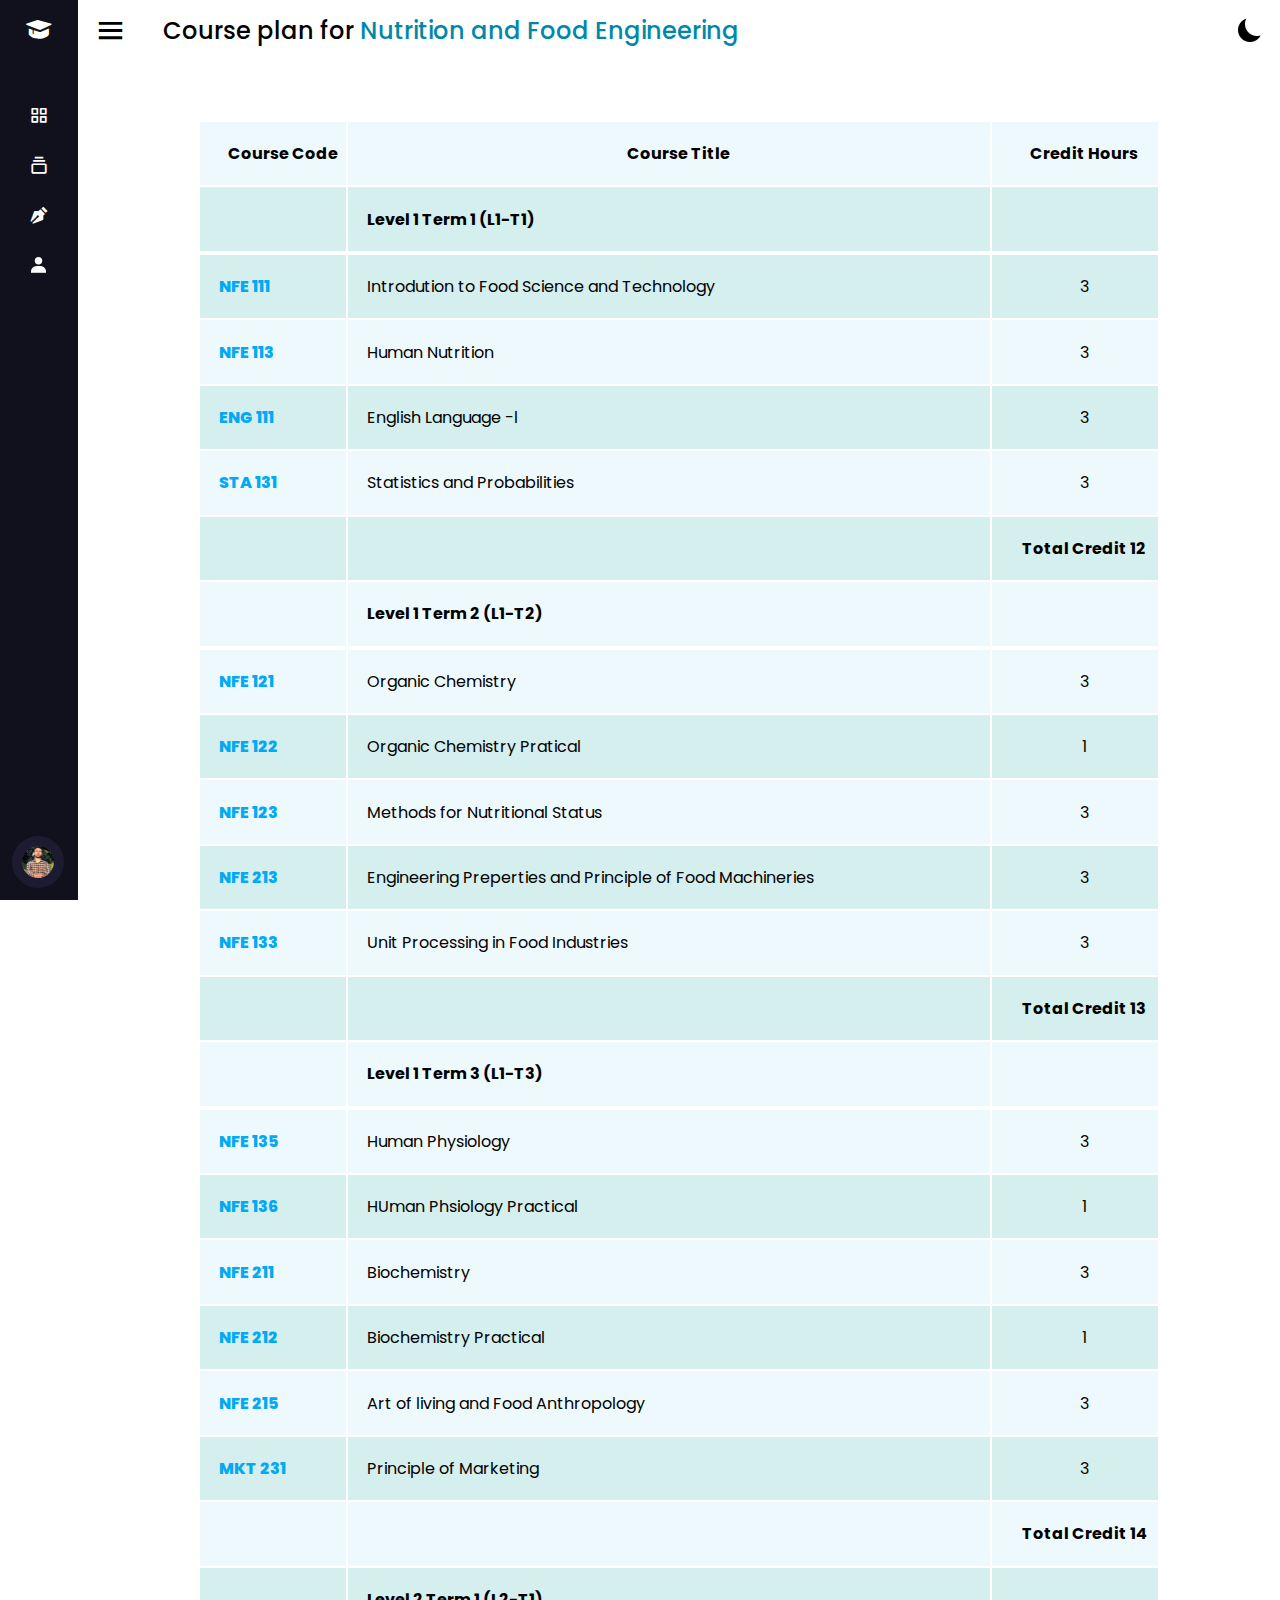
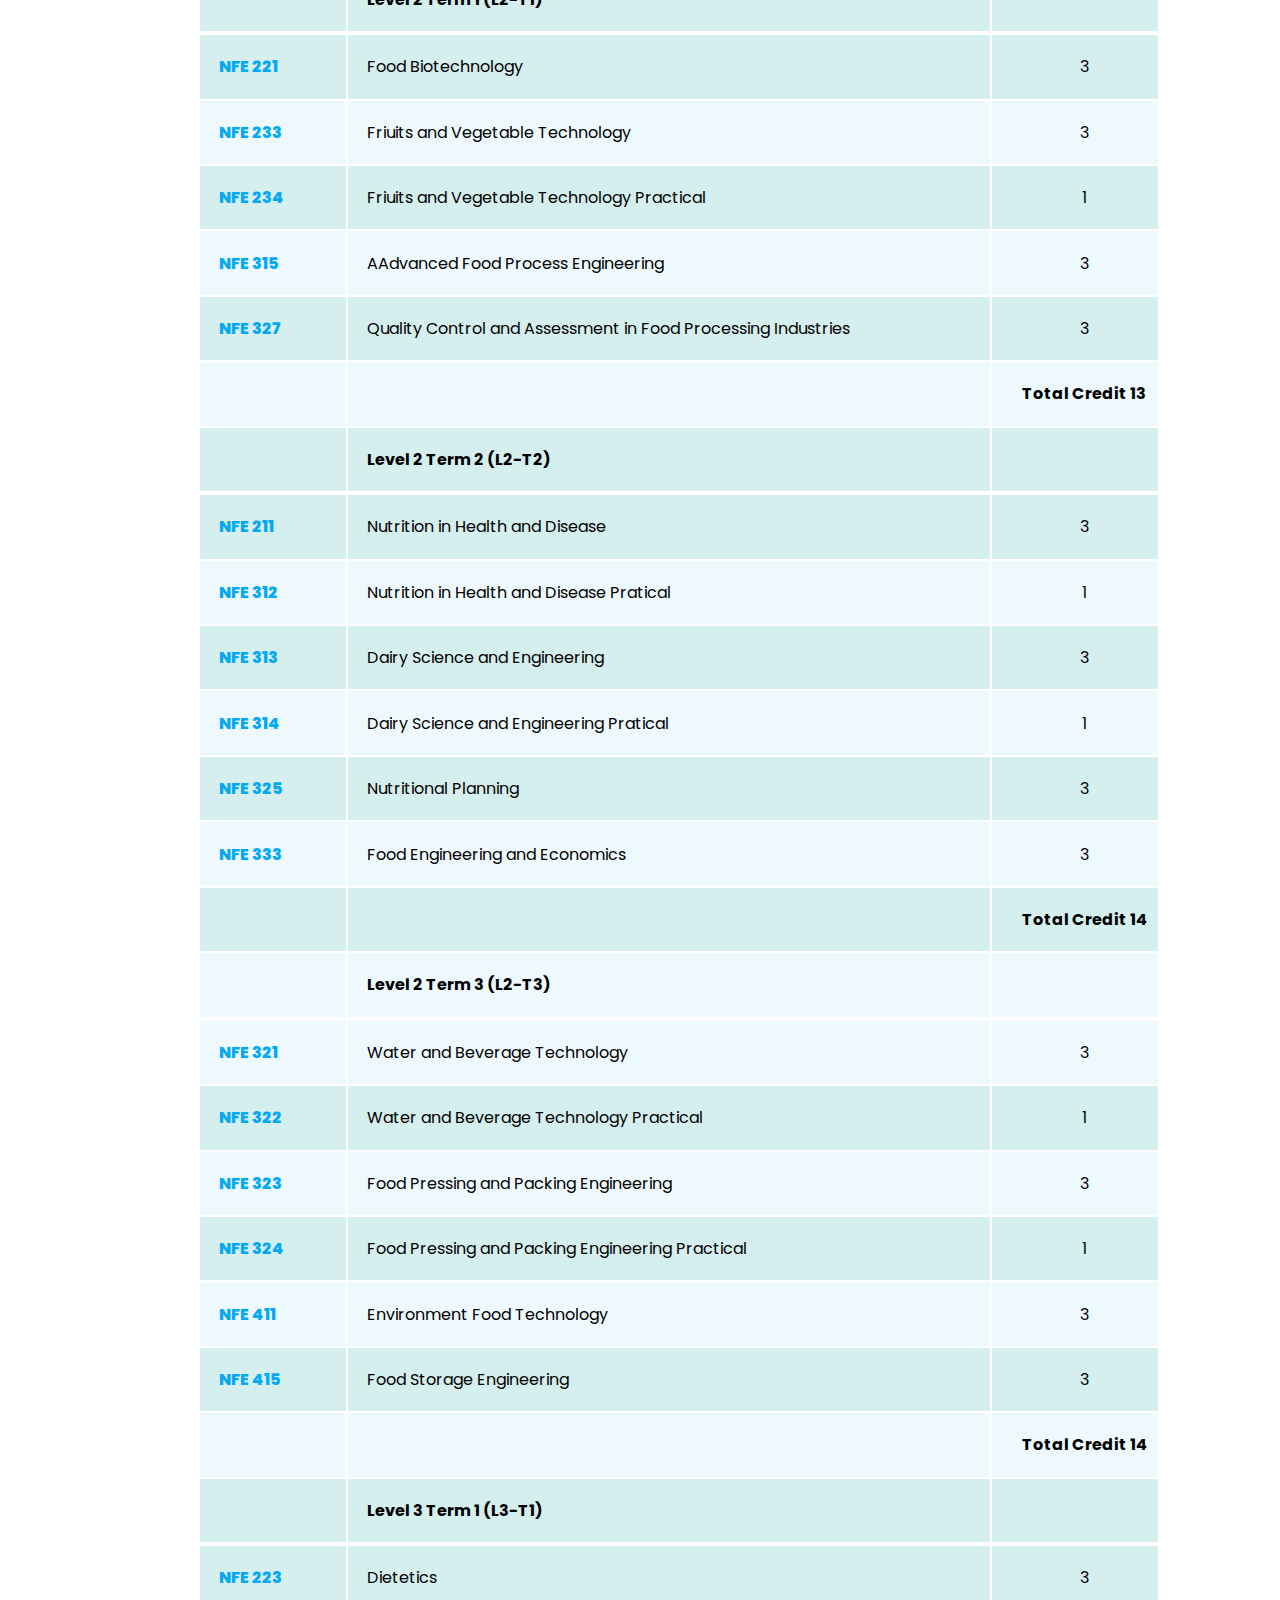
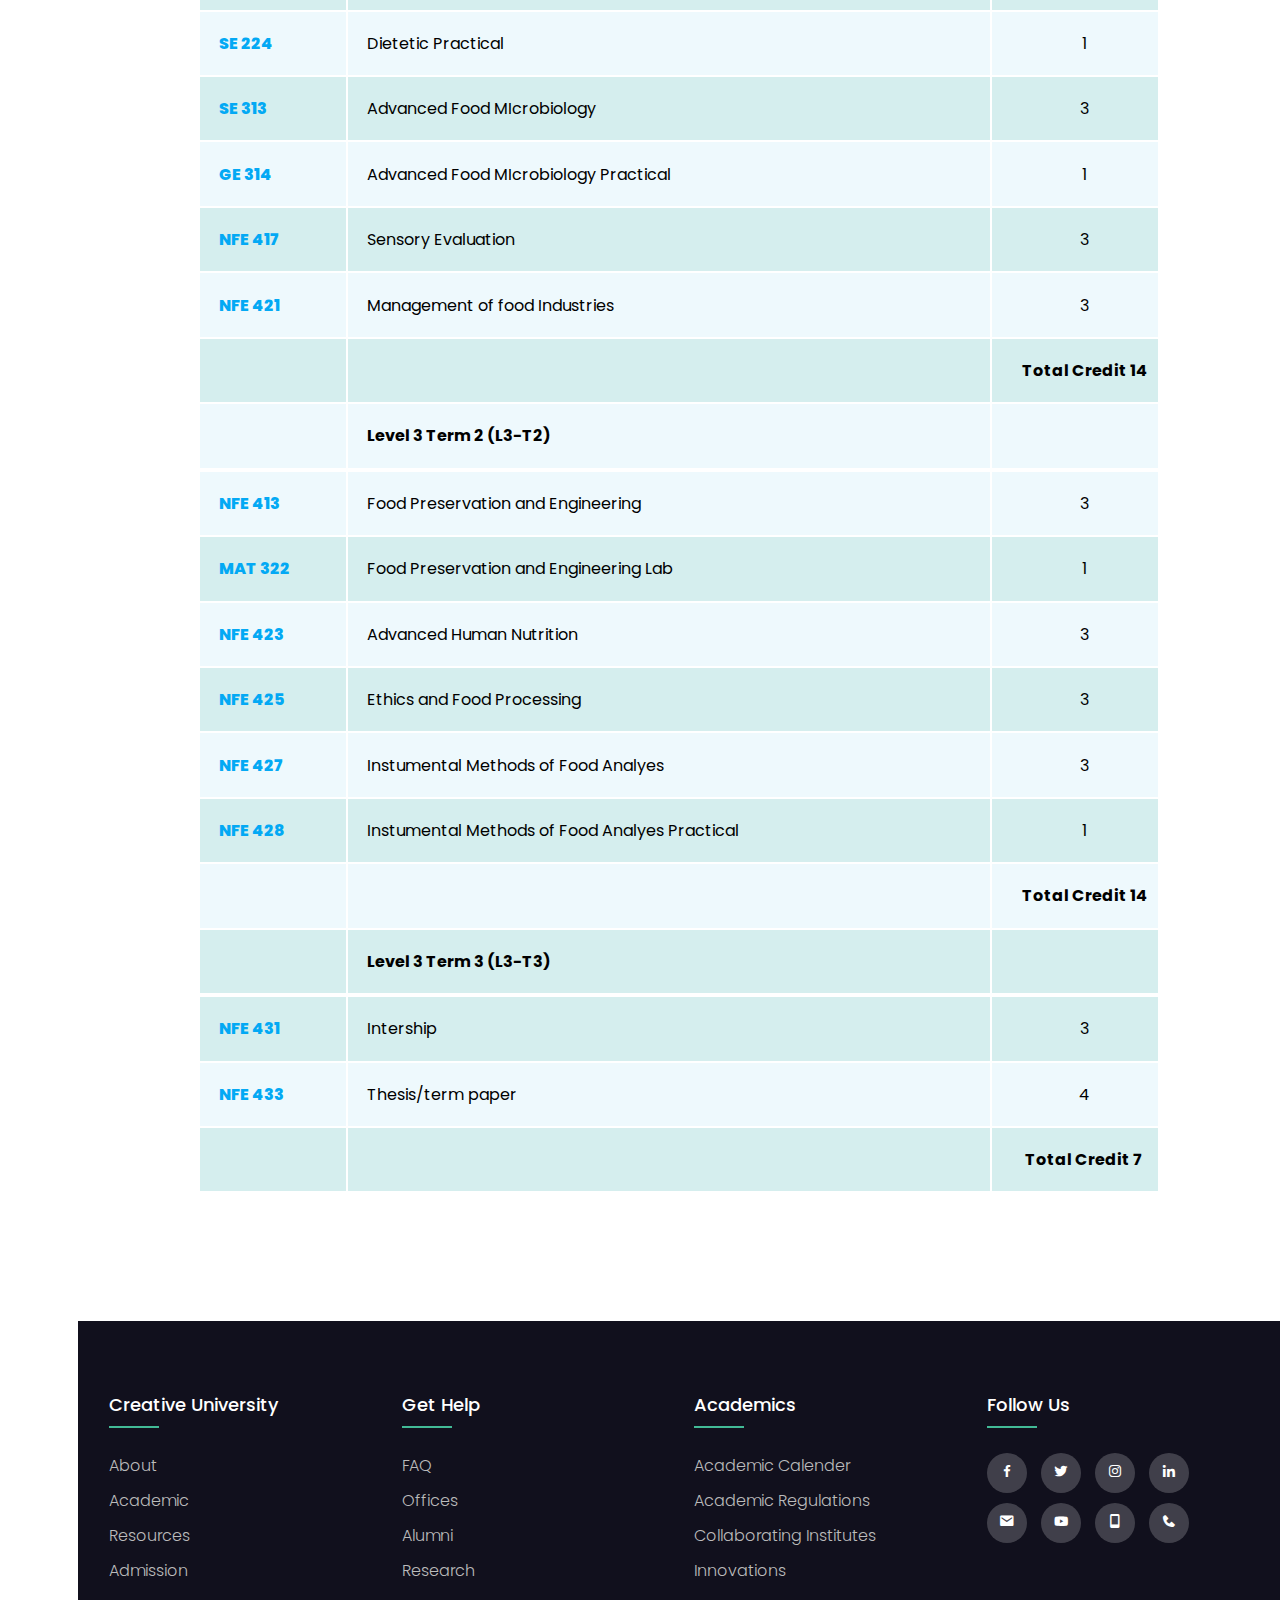
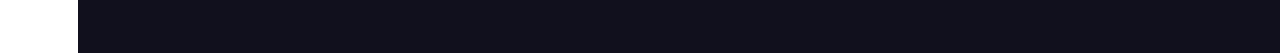
<file: nfe.html>
<!DOCTYPE html>
<html lang="en" dir="ltr">
  <head>
    <meta charset="UTF-8">
       <link rel="stylesheet" href="style.css">
       <link rel="stylesheet" href="reg.css">
       <link href='https://unpkg.com/boxicons@2.0.7/css/boxicons.min.css' rel='stylesheet'>
     <meta name="viewport" content="width=device-width, initial-scale=1.0">
   </head>
<body>
  <div class="sidebar close">
    <div class="logo-details">
      <i class='bx bxs-graduation'></i>
      <span class="logo_name">Creative University</span>
    </div>
    <ul class="nav-links">
      <li>
        <a href="index.html">
          <i class='bx bx-grid-alt' ></i>
          <span class="link_name">Dashboard</span>
                 
        </a>
        <ul class="sub-menu blank">
          <li><a class="link_name" href="">Dashboard</a></li>
          
        </ul>
      </li>
      <li>
        <div class="iocn-link">
          <a href="#">
            <i class='bx bx-collection' ></i>
            <span class="link_name">Course</span>
          </a>
          <i class='bx bxs-chevron-down arrow' ></i>
        </div>
        <ul class="sub-menu">
          <li><a class="link_name" href="#">Course</a></li>
          <li><a href="cse.html">CSE</a></li>
          <li><a href="eee.html">EEE</a></li>
          <li><a href="se.html">SWE</a></li>         
          <li><a href="civil.html">Civil</a></li>
          <li><a href="te.html">TE</a></li>
          <li><a href="nfe.html">NFE</a></li>
        </ul>
      </li>
      <li>
        <a href="reg.html">
          <i class='bx bxs-pen'></i>
          <span class="link_name">Registration</span>
        </a>
        <ul class="sub-menu blank">
          <li><a class="link_name" href="reg.html">Registration</a></li>
        </ul>
      </li>
      <li>
        <a href="account.html">
          <i class='bx bxs-user'></i>
          <span class="link_name">Account</span>
        </a>
        <ul class="sub-menu blank">
          <li><a class="link_name" href="account.html">Account</a></li>
        </ul>
      </li>
      <li>
    <div class="profile-details">
      <div class="profile-content">
     <img src="images/pic-1.jpeg" alt="profileImg">
      </div>
      <div class="name-job">
        <div class="profile_name">Toufique Elahi Tonmoy</div>
        <div class="job">Student Id : 201-15-13697</div>
      </div>
      <i class='bx bx-log-out' ></i>
    </div>
  </li>
</ul>
  </div>
  <section class="home-section">
    <div class="home-content">
      <i class='bx bx-menu' ></i>
      <span class="text">Course plan for <span>Nutrition and Food Engineering</span></span>
      <div class="dark">
        <img src="images/moon.png" id="icon">
      </div>
   
    </div>

    <section class="table" id="table">
         
        <table>
          <tr>
            <th style="text-align:center;">Course Code</th>
            <th style="text-align:center;">Course Title</th>
            <th style="text-align:center;">Credit Hours</th>
          </tr>
          <td>
            <td > <b>Level 1 Term 1 (L1-T1)</b></td>
            <td style="text-align:center;"></td>
          </tr>
          <tr>
          <tr>
            <td>NFE 111</td>
            <td>Introdution to Food Science and Technology</td>
            <td style="text-align:center;">3</td>
          </tr>
          <tr>
            <td>NFE 113</td>
            <td>Human Nutrition</td>
            <td style="text-align:center;">3</td>
          </tr>
          <tr>
            <td>ENG 111 </td>
            <td>English Language -l </td>
            <td style="text-align:center;">3</td>
          </tr>
          <tr>
            <td>STA 131</td>
            <td> Statistics and Probabilities </td>
            <td style="text-align:center;">3</td>
          </tr>
          
          <tr>
            <td></td>
            <td></td>
            <td style="text-align:center;"><b>Total Credit 12</b></td>
          </tr>
        
          <td>
            <td > <b>Level 1 Term 2 (L1-T2)</b></td>
            <td style="text-align:center;"></td>
          </tr>
          <tr>
          <tr>
            <td>NFE 121</td>
            <td> Organic Chemistry </td>
            <td style="text-align:center;">3</td>
          </tr>
          <tr>
            <td>NFE 122 </td>
            <td>Organic Chemistry Pratical </td>
            <td style="text-align:center;">1</td>
          </tr>
          <tr>
            <td>NFE 123 </td>
            <td>Methods for Nutritional Status  </td>
            <td style="text-align:center;">3</td>
          </tr>
          <tr>
            <td>NFE 213 </td>
            <td> Engineering Preperties and Principle of Food Machineries </td>
            <td style="text-align:center;">3</td>
          </tr>
          <tr>
            <td>NFE 133 </td>
            <td> Unit Processing in Food Industries </td>
            <td style="text-align:center;">3</td>
          </tr>
          
          <tr>
            <td></td>
            <td></td>
            <td style="text-align:center;"><b>Total Credit 13</b></td>
          </tr>
        
          <td>
            <td > <b>Level 1 Term 3 (L1-T3)</b></td>
            <td style="text-align:center;"></td>
          </tr>
          <tr>
          <tr>
            <td>NFE 135</td>
            <td>Human Physiology  </td>
            <td style="text-align:center;">3</td>
          </tr>
          <tr>
            <td>NFE 136</td>
            <td>HUman Phsiology Practical</td>
            <td style="text-align:center;">1</td>
          </tr>
          <tr>
            <td>NFE 211 </td>
            <td>Biochemistry </td>
            <td style="text-align:center;">3</td>
          </tr>
          <tr>
            <td>NFE 212</td>
            <td>Biochemistry Practical  </td>
            <td style="text-align:center;">1</td>
          </tr>
          <tr>
            <td>NFE 215</td>
            <td> Art of living and Food Anthropology </td>
            <td style="text-align:center;">3</td>
          </tr>
          <tr>
            <td>MKT 231</td>
            <td> Principle of Marketing  </td>
            <td style="text-align:center;">3</td>
          </tr>
          
          <tr>
            <td></td>
            <td></td>
            <td style="text-align:center;"><b>Total Credit 14</b></td>
          </tr>
        
          <td>
            <td > <b>Level 2 Term 1 (L2-T1)</b></td>
            <td style="text-align:center;"></td>
          </tr>
          <tr>
          <tr>
            <td>NFE 221 </td>
            <td>Food Biotechnology </td>
            <td style="text-align:center;">3</td>
          </tr>
          <tr>
            <td>NFE 233</td>
            <td>Friuits and Vegetable Technology  </td>
            <td style="text-align:center;">3</td>
          </tr>
          <tr>
            <td>NFE 234 </td>
            <td>Friuits and Vegetable Technology Practical </td>
            <td style="text-align:center;">1</td>
          </tr>
          <tr>
            <td>NFE 315</td>
            <td>AAdvanced Food Process Engineering </td>
            <td style="text-align:center;">3</td>
          </tr>
          <tr>
            <td>NFE 327</td>
            <td>Quality Control and Assessment in Food Processing Industries </td>
            <td style="text-align:center;">3</td>
          </tr>
          
          <tr>
            <td></td>
            <td></td>
            <td style="text-align:center;"><b>Total Credit 13</b></td>
          </tr>
        
          <td>
            <td > <b>Level 2 Term 2 (L2-T2)</b></td>
            <td style="text-align:center;"></td>
          </tr>
          <tr>
          <tr>
            <td>NFE 211</td>
            <td>Nutrition in Health and Disease </td>
            <td style="text-align:center;">3</td>
          </tr>
          <tr>
            <td>NFE 312</td>
            <td>Nutrition in Health and Disease Pratical </td>
            <td style="text-align:center;">1</td>
          </tr>
          <tr>
            <td>NFE 313 </td>
            <td>Dairy Science and Engineering </td>
            <td style="text-align:center;">3</td>
          </tr>
          <tr>
            <td>NFE 314</td>
            <td>Dairy Science and Engineering Pratical </td>
            <td style="text-align:center;">1</td>
          </tr>
          <tr>
            <td>NFE 325</td>
            <td>Nutritional Planning </td>
            <td style="text-align:center;">3</td>
          </tr>
          <tr>
            <td>NFE 333 </td>
            <td>Food Engineering and Economics  </td>
            <td style="text-align:center;">3</td>
          </tr>
          <tr>
            <td></td>
            <td></td>
            <td style="text-align:center;"><b>Total Credit 14</b></td>
          </tr>
        
          <td>
            <td > <b>Level 2 Term 3 (L2-T3)</b></td>
            <td style="text-align:center;"></td>
          </tr>
          <tr>
          <tr>
            <td>NFE 321 </td>
            <td>Water and Beverage Technology  </td>
            <td style="text-align:center;">3</td>
          </tr>
          <tr>
            <td>NFE 322</td>
            <td>Water and Beverage Technology Practical </td>
            <td style="text-align:center;">1</td>
          </tr>
          <tr>
            <td>NFE 323  </td>
            <td>Food Pressing and Packing Engineering </td>
            <td style="text-align:center;">3</td>
          </tr>
          <tr>
            <td>NFE 324</td>
            <td>Food Pressing and Packing Engineering Practical</td>
            <td style="text-align:center;">1</td>
          </tr>
          <tr>
            <td>NFE 411</td>
            <td>Environment Food Technology </td>
            <td style="text-align:center;">3</td>
          </tr>
          <tr>
            <td>NFE 415</td>
            <td>Food Storage Engineering </td>
            <td style="text-align:center;">3</td>
          </tr>
          
          <tr>
            <td></td>
            <td></td>
            <td style="text-align:center;"><b>Total Credit 14</b></td>
          </tr>
        
          <td>
            <td > <b>Level 3 Term 1 (L3-T1)</b></td>
            <td style="text-align:center;"></td>
          </tr>
          <tr>
          <tr>
            <td>NFE 223 </td>
            <td>Dietetics </td>
            <td style="text-align:center;">3</td>
          </tr>
          <tr>
            <td>SE 224 </td>
            <td>Dietetic Practical </td>
            <td style="text-align:center;">1</td>
          </tr>
          <tr>
            <td>SE 313 </td>
            <td>Advanced Food MIcrobiology </td>
            <td style="text-align:center;">3</td>
          </tr>
          <tr>
            <td>GE 314</td>
            <td>Advanced Food MIcrobiology Practical </td>
            <td style="text-align:center;">1</td>
          </tr>
          <tr>
            <td>NFE 417</td>
            <td>Sensory Evaluation </td>
            <td style="text-align:center;">3</td>
          </tr>
          <tr>
            <td>NFE 421</td>
            <td>Management of food Industries </td>
            <td style="text-align:center;">3</td>
          </tr>
          
          <tr>
            <td></td>
            <td></td>
            <td style="text-align:center;"><b>Total Credit 14</b></td>
          </tr>
        
          <td>
            <td > <b>Level 3 Term 2 (L3-T2)</b></td>
            <td style="text-align:center;"></td>
          </tr>
          <tr>
          <tr>
            <td>NFE 413</td>
            <td>Food Preservation and Engineering  </td>
            <td style="text-align:center;">3</td>
          </tr>
          <tr>
            <td>MAT 322</td>
            <td>Food Preservation and Engineering Lab </td>
            <td style="text-align:center;">1</td>
          </tr>
          <tr>
            <td>NFE 423  </td>
            <td>Advanced Human Nutrition </td>
            <td style="text-align:center;">3</td>
          </tr>
          <tr>
            <td>NFE 425</td>
            <td>Ethics and Food Processing  </td>
            <td style="text-align:center;">3</td>
          </tr>
          <tr>
            <td>NFE 427</td>
            <td>Instumental Methods of Food Analyes </td>
            <td style="text-align:center;">3</td>
          </tr>
          <tr>
            <td>NFE 428</td>
            <td>Instumental Methods of Food Analyes Practical </td>
            <td style="text-align:center;">1</td>
          </tr>
          
          <tr>
            <td></td>
            <td></td>
            <td style="text-align:center;"><b>Total Credit 14</b></td>
          </tr>
        
          <td>
            <td > <b>Level 3 Term 3 (L3-T3)</b></td>
            <td style="text-align:center;"></td>
          </tr>
          <tr>
          <tr>
            <td>NFE 431 </td>
            <td>Intership </td>
            <td style="text-align:center;">3</td>
          </tr>
          <tr>
            <td>NFE 433</td>
            <td>Thesis/term paper</td>
            <td style="text-align:center;">4</td>
          </tr>
          
          <tr>
            <td></td>
            <td></td>
            <td style="text-align:center;"><b>Total Credit 7</b></td>
          </tr>
        
        </table>
     
      <footer class="footer">
        <div class="box">
          <div class="row">
            <div class="footer-col">
              <h4>Creative University</h4>
              <ul>
                <li><a href="#">about </a></li>
                <li><a href="#">academic</a></li>
                <li><a href="#">resources</a></li>
                <li><a href="#">admission</a></li>
              </ul>
            </div>
            <div class="footer-col">
              <h4>get help</h4>
              <ul>
                <li><a href="#">FAQ</a></li>
                <li><a href="#">offices</a></li>
                <li><a href="#">Alumni</a></li>
                <li><a href="#">Research</a></li>
                
              </ul>
            </div>
            <div class="footer-col">
              <h4>Academics</h4>
              <ul>
                <li><a href="#">Academic Calender</a></li>
                <li><a href="#">Academic Regulations</a></li>
                <li><a href="#">Collaborating Institutes</a></li>
                <li><a href="#">Innovations</a></li>
              </ul>
            </div>
            <div class="footer-col">
              <h4>follow us</h4>
              <div class="social-links">
                <a href="#"><i class='bx bxl-facebook'></i></a>
                <a href="#"><i class='bx bxl-twitter'></i></a>
                <a href="#"><i class='bx bxl-instagram'></i></a>
                <a href="#"><i class='bx bxl-linkedin' ></i></a>
                <a href="#"><i class='bx bxs-envelope'></i></a>
                <a href="#"><i class='bx bxl-youtube' ></i></a>
                <a href="#"><i class='bx bx-mobile' ></i></a>
                <a href="#"><i class='bx bxs-phone' ></i></a>
              </div>
            </div>
          </div>
        </div>
     </footer>

      </section>
  


  <script src="script.js"></script>
</body>
</html>
</file>
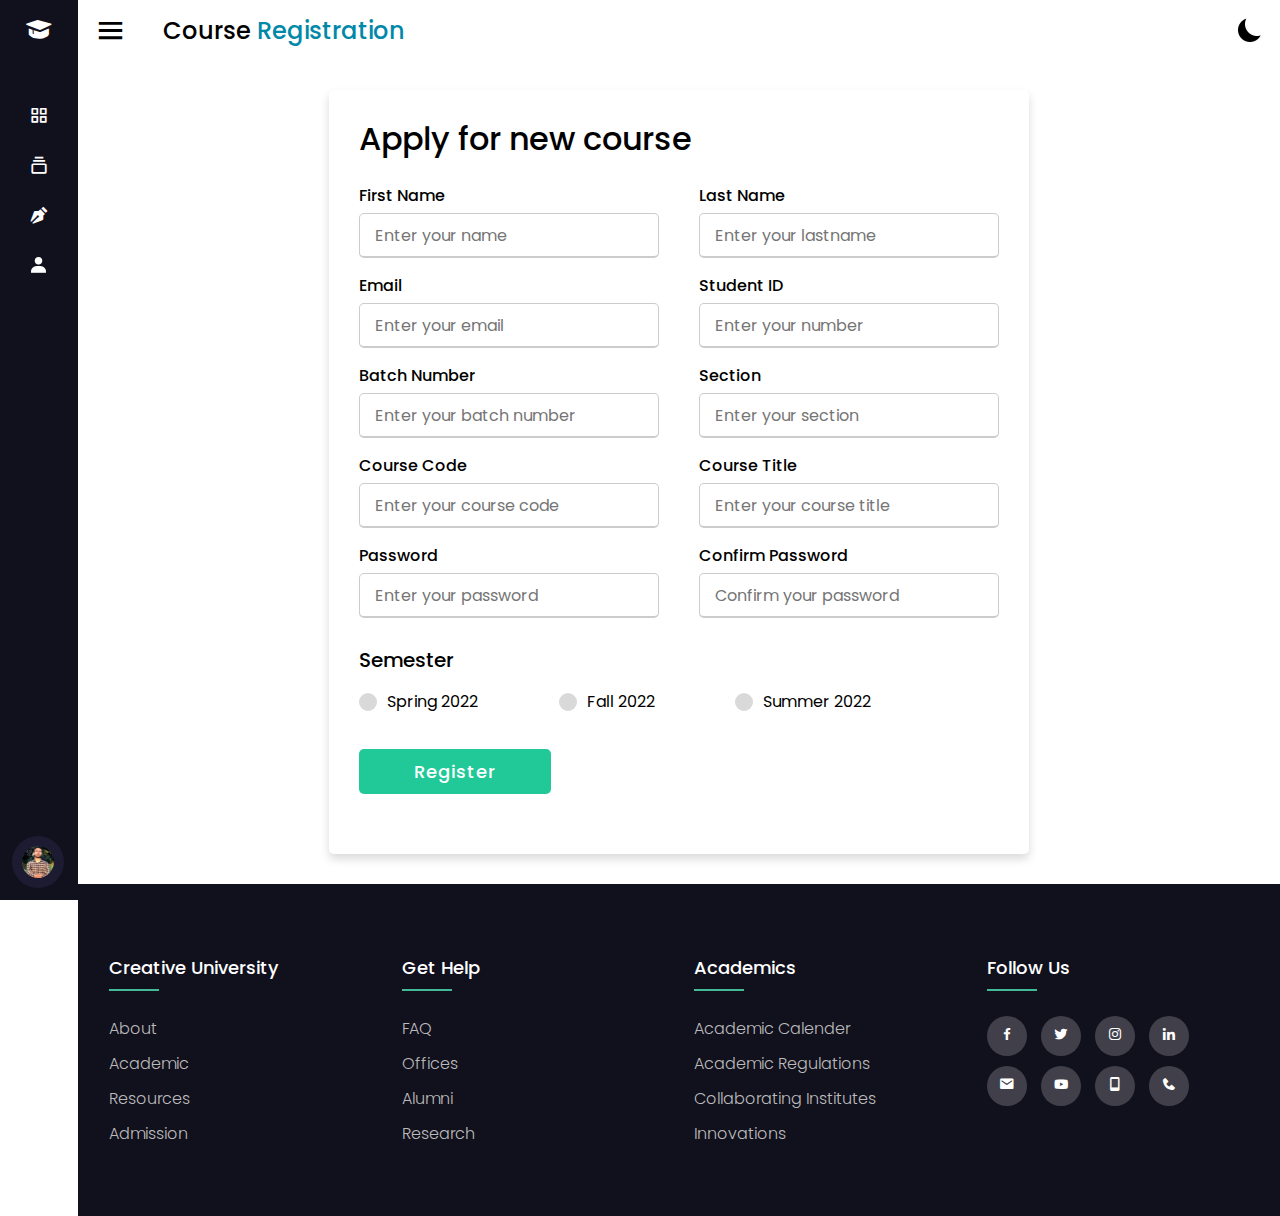
<file: reg.html>
<!DOCTYPE html>
<html lang="en" dir="ltr">
  <head>
    <meta charset="UTF-8">
       <link rel="stylesheet" href="style.css">
      <link rel="stylesheet" href="reg.css">
       <link href='https://unpkg.com/boxicons@2.0.7/css/boxicons.min.css' rel='stylesheet'>
     <meta name="viewport" content="width=device-width, initial-scale=1.0">
   </head>
<body>
  <div class="sidebar close">
    <div class="logo-details">
      <i class='bx bxs-graduation'></i>
      <span class="logo_name">Creative University</span>
    </div>
    <ul class="nav-links">
      <li>
        <a href="index.html">
          <i class='bx bx-grid-alt' ></i>
          <span class="link_name">Dashboard</span>
                 
        </a>
        <ul class="sub-menu blank">
          <li><a class="link_name" href="">Dashboard</a></li>
          
        </ul>
      </li>
      <li>
        <div class="iocn-link">
          <a href="#">
            <i class='bx bx-collection' ></i>
            <span class="link_name">Course</span>
          </a>
          <i class='bx bxs-chevron-down arrow' ></i>
        </div>
        <ul class="sub-menu">
          <li><a class="link_name" href="#">Course</a></li>
          <li><a href="cse.html">CSE</a></li>
          <li><a href="eee.html">EEE</a></li>
          <li><a href="se.html">SWE</a></li>         
          <li><a href="civil.html">Civil</a></li>
          <li><a href="te.html">TE</a></li>
          <li><a href="nfe.html">NFE</a></li>
        </ul>
      </li>
      <li>
        <a href="reg.html">
          <i class='bx bxs-pen'></i>
          <span class="link_name">Registration</span>
        </a>
        <ul class="sub-menu blank">
          <li><a class="link_name" href="">Registration</a></li>
        </ul>
      </li>
      <li>
        <a href="account.html">
          <i class='bx bxs-user'></i>
          <span class="link_name">Account</span>
        </a>
        <ul class="sub-menu blank">
          <li><a class="link_name" href="account.html">Account</a></li>
        </ul>
      </li>
      <li>
    <div class="profile-details">
      <div class="profile-content">
     <img src="images/pic-1.jpeg" alt="profileImg">
      </div>
      <div class="name-job">
        <div class="profile_name">Toufique Elahi Tonmoy</div>
        <div class="job">Student Id : 201-15-13697</div>
      </div>
      <i class='bx bx-log-out' ></i>
    </div>
  </li>
</ul>
  </div>
  <section class="home-section">
    <div class="home-content">
      <i class='bx bx-menu' ></i>
      <span class="text">Course <span>Registration</span></span>
      <div class="dark">
        <img src="images/moon.png" id="icon">
      </div>
   
    </div>

<section>
    <div class="reg">
      <div class="title">Apply for new course</div>
      <div class="content">
        <form action="connect.php" method="post">
          <div class="user-details">
            <div class="input-box">
              <span class="details">First Name</span>
              <input type="text" placeholder="Enter your name" name="firstname" required>
            </div>
            <div class="input-box">
              <span class="details">Last Name</span>
              <input type="text" placeholder="Enter your lastname" name="lastname" required>
            </div>
            <div class="input-box">
              <span class="details">Email</span>
              <input type="text" placeholder="Enter your email" name="email" required>
            </div>
            <div class="input-box">
              <span class="details">Student ID</span>
              <input type="text" placeholder="Enter your number" name="stid" required>
            </div>

            <div class="input-box">
              <span class="details">Batch Number</span>
              <input type="text" placeholder="Enter your batch number" name="bach_num" required>
            </div>

            <div class="input-box">
              <span class="details">Section</span>
              <input type="text" placeholder="Enter your section" name="sec" required>
            </div>

            <div class="input-box">
              <span class="details">Course Code</span>
              <input type="text" placeholder="Enter your course code" name="coco" required>
            </div>


            <div class="input-box">
              <span class="details">Course Title</span>
              <input type="text" placeholder="Enter your course title" name="cotit" required>
            </div>
            <div class="input-box">
              <span class="details">Password</span>
              <input type="text" placeholder="Enter your password" name="password" required>
            </div>
            <div class="input-box">
              <span class="details">Confirm Password</span>
              <input type="text" placeholder="Confirm your password" name="conpass" required>
            </div>
          </div>


          <div class="Semester-details">
            <input type="radio" name="Semester" id="dot-1" value="Spring 2022">
            <input type="radio" name="Semester" id="dot-2" value="Fall 2022">
            <input type="radio" name="Semester" id="dot-3" value="Summer 2022">
            <span class="Semester-title">Semester</span>
            <div class="category">
              <label for="dot-1">
              <span class="dot one"></span>
              <span class="Semester">Spring 2022</span>
            </label>
            <label for="dot-2">
              <span class="dot two"></span>
              <span class="Semester">Fall 2022</span>
            </label>
            <label for="dot-3">
              <span class="dot three"></span>
              <span class="Semester">Summer 2022</span>
              </label>
            </div>
          </div>

          <div class="button">
            <input type="submit" value="Register">
          </div>
        </form>
      </div>
    </div>

       <footer class="footer">
        <div class="box">
          <div class="row">
            <div class="footer-col">
              <h4>Creative University</h4>
              <ul>
                <li><a href="#">about </a></li>
                <li><a href="#">academic</a></li>
                <li><a href="#">resources</a></li>
                <li><a href="#">admission</a></li>
              </ul>
            </div>
            <div class="footer-col">
              <h4>get help</h4>
              <ul>
                <li><a href="#">FAQ</a></li>
                <li><a href="#">offices</a></li>
                <li><a href="#">Alumni</a></li>
                <li><a href="#">Research</a></li>
                
              </ul>
            </div>
            <div class="footer-col">
              <h4>Academics</h4>
              <ul>
                <li><a href="#">Academic Calender</a></li>
                <li><a href="#">Academic Regulations</a></li>
                <li><a href="#">Collaborating Institutes</a></li>
                <li><a href="#">Innovations</a></li>
              </ul>
            </div>
            <div class="footer-col">
              <h4>follow us</h4>
              <div class="social-links">
                <a href="#"><i class='bx bxl-facebook'></i></a>
                <a href="#"><i class='bx bxl-twitter'></i></a>
                <a href="#"><i class='bx bxl-instagram'></i></a>
                <a href="#"><i class='bx bxl-linkedin' ></i></a>
                <a href="#"><i class='bx bxs-envelope'></i></a>
                <a href="#"><i class='bx bxl-youtube' ></i></a>
                <a href="#"><i class='bx bx-mobile' ></i></a>
                <a href="#"><i class='bx bxs-phone' ></i></a>
              </div>
            </div>
          </div>
        </div>
     </footer>
    </section>
  <script src="script.js"></script>
</body>
</html>
</file>
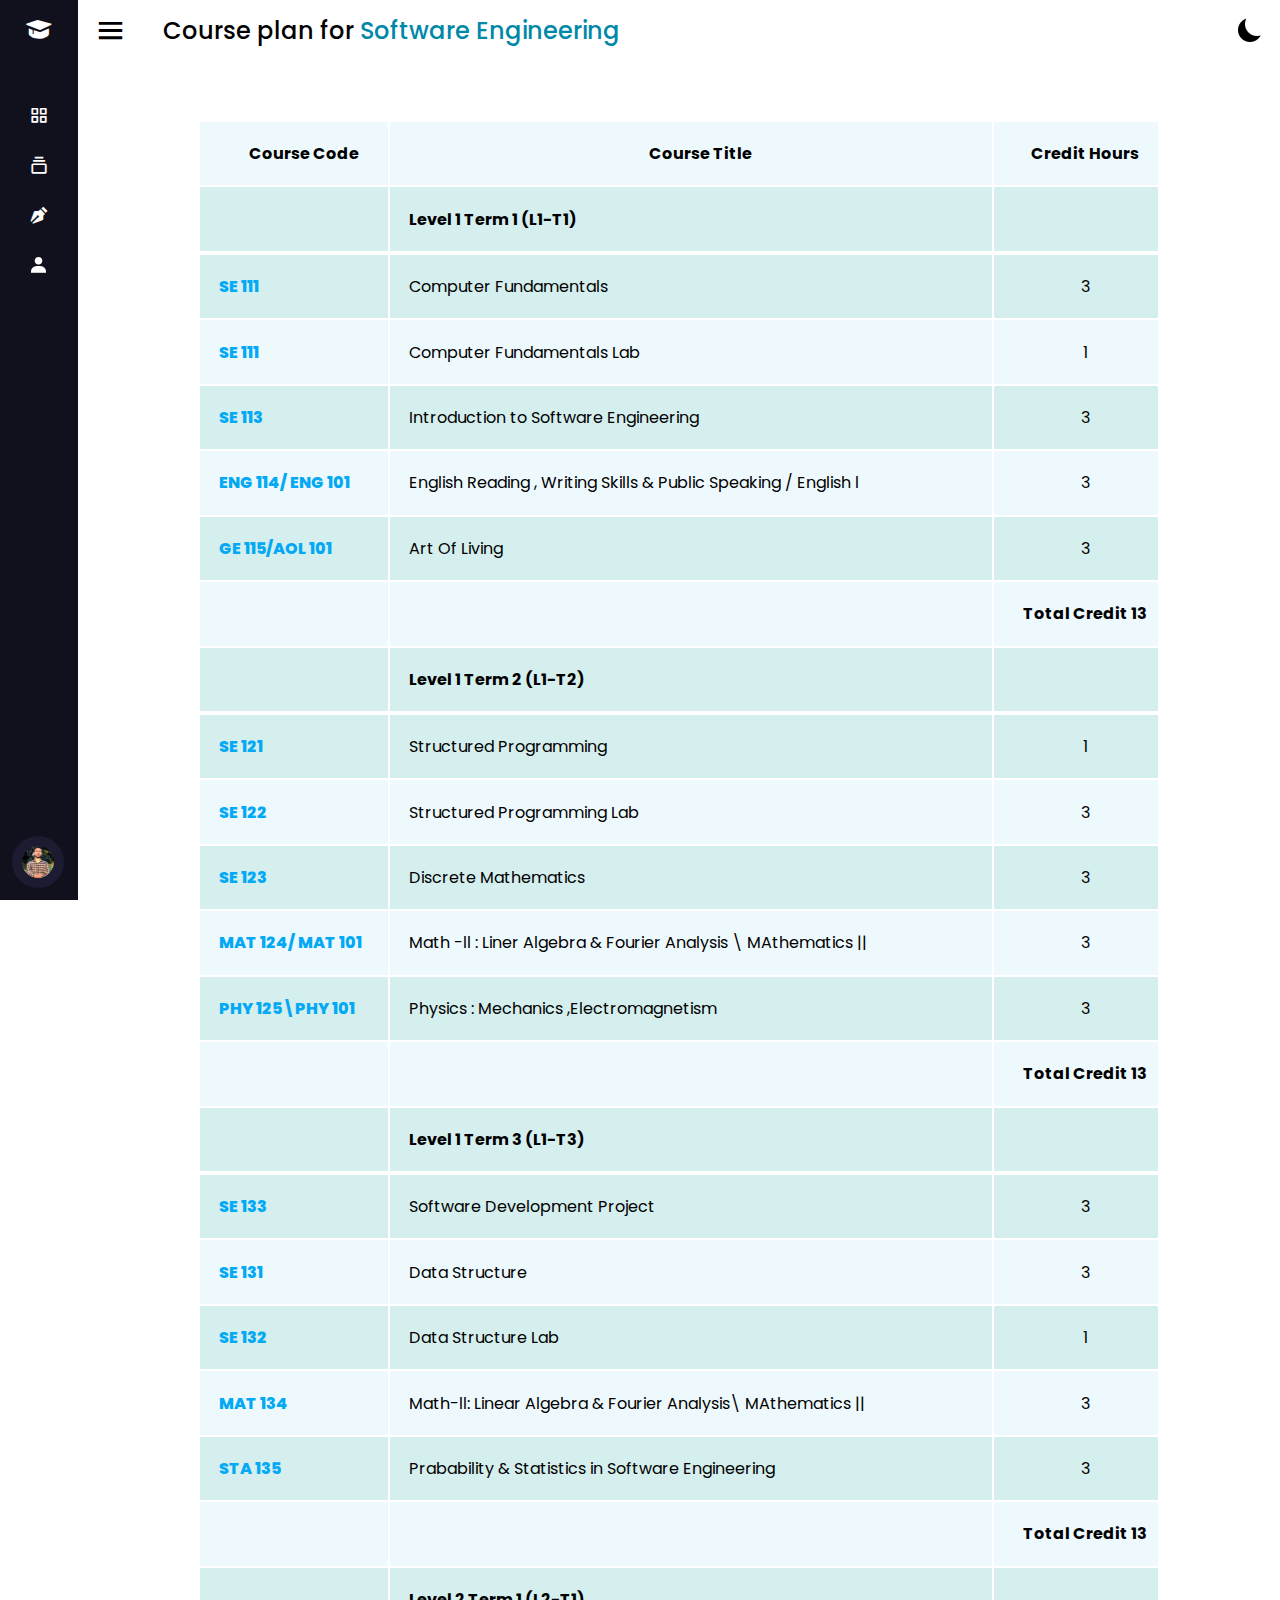
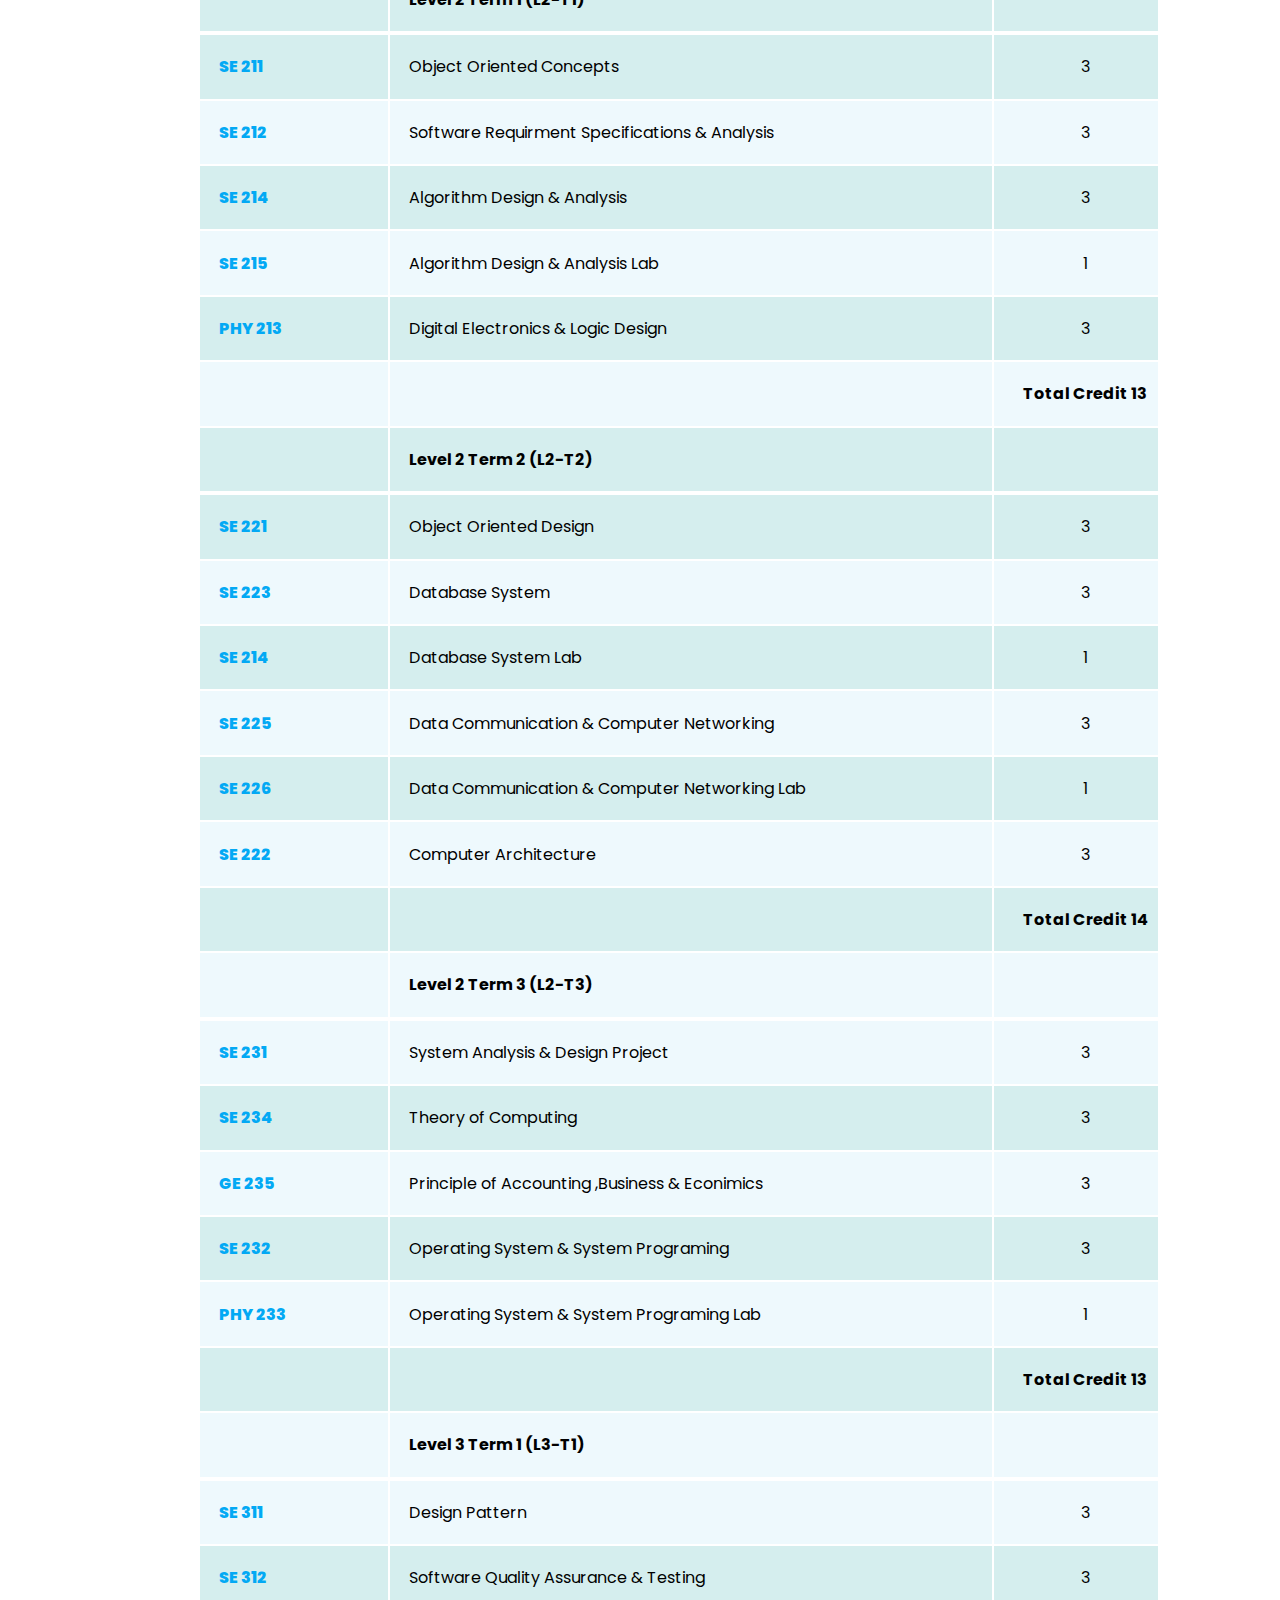
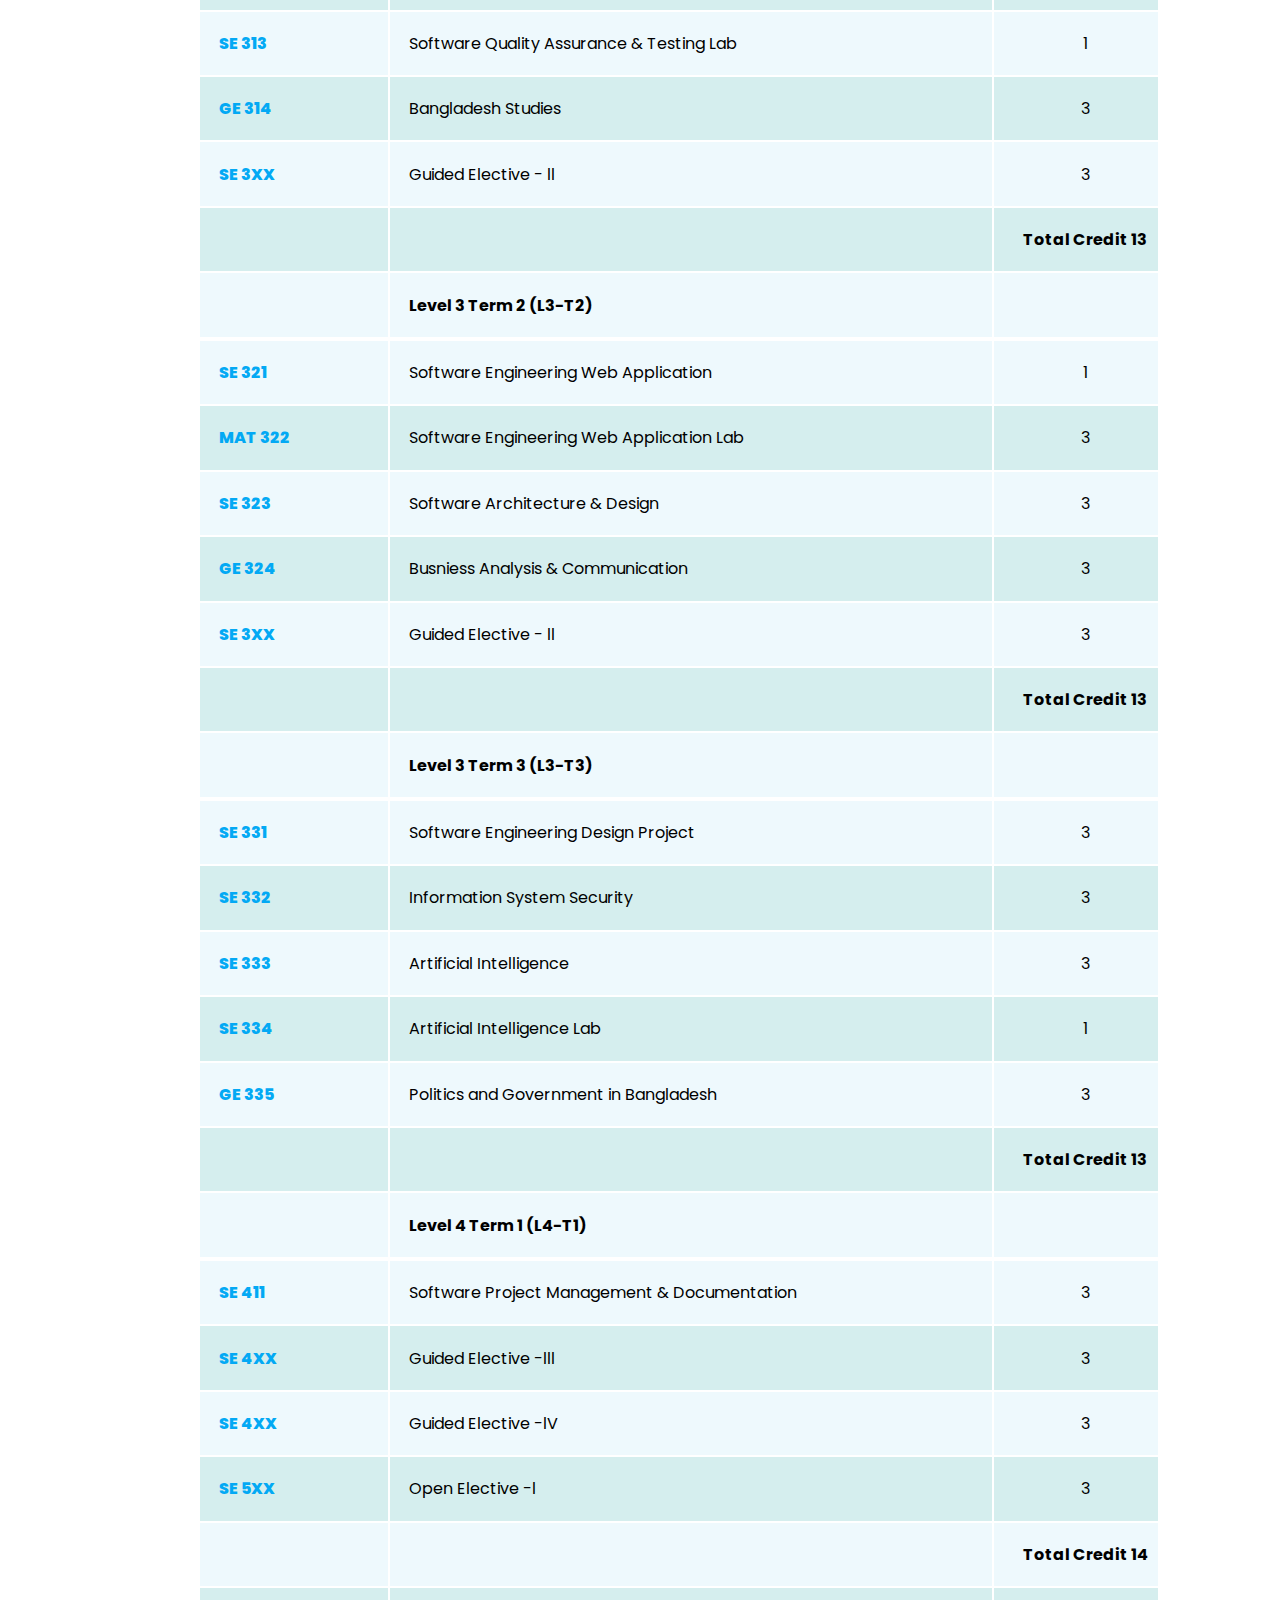
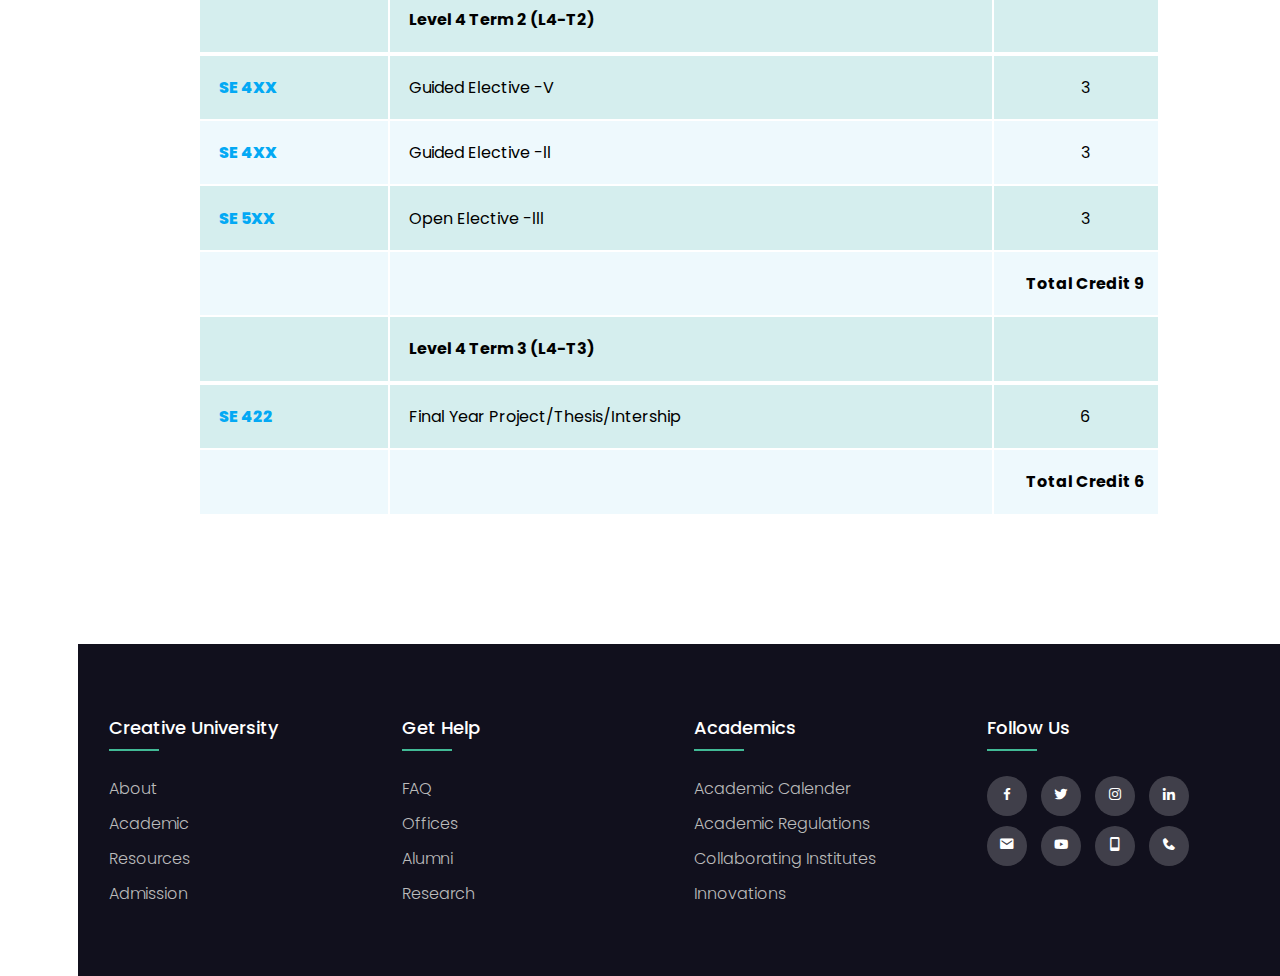
<file: se.html>
<!DOCTYPE html>
<html lang="en" dir="ltr">
  <head>
    <meta charset="UTF-8">
       <link rel="stylesheet" href="style.css">
       <link rel="stylesheet" href="reg.css">
       <link href='https://unpkg.com/boxicons@2.0.7/css/boxicons.min.css' rel='stylesheet'>
     <meta name="viewport" content="width=device-width, initial-scale=1.0">
   </head>
<body>
  <div class="sidebar close">
    <div class="logo-details">
      <i class='bx bxs-graduation'></i>
      <span class="logo_name">Creative University</span>
    </div>
    <ul class="nav-links">
      <li>
        <a href="index.html">
          <i class='bx bx-grid-alt' ></i>
          <span class="link_name">Dashboard</span>
                 
        </a>
        <ul class="sub-menu blank">
          <li><a class="link_name" href="">Dashboard</a></li>
          
        </ul>
      </li>
      <li>
        <div class="iocn-link">
          <a href="#">
            <i class='bx bx-collection' ></i>
            <span class="link_name">Course</span>
          </a>
          <i class='bx bxs-chevron-down arrow' ></i>
        </div>
        <ul class="sub-menu">
          <li><a class="link_name" href="#">Course</a></li>
          <li><a href="cse.html">CSE</a></li>
          <li><a href="eee.html">EEE</a></li>
          <li><a href="se.html">SWE</a></li>         
          <li><a href="civil.html">Civil</a></li>
          <li><a href="te.html">TE</a></li>
          <li><a href="nfe.html">NFE</a></li>
        </ul>
      </li>
      <li>
        <a href="reg.html">
          <i class='bx bxs-pen'></i>
          <span class="link_name">Registration</span>
        </a>
        <ul class="sub-menu blank">
          <li><a class="link_name" href="reg.html">Registration</a></li>
        </ul>
      </li>
      <li>
        <a href="account.html">
          <i class='bx bxs-user'></i>
          <span class="link_name">Account</span>
        </a>
        <ul class="sub-menu blank">
          <li><a class="link_name" href="account.html">Account</a></li>
        </ul>
      </li>
      <li>
    <div class="profile-details">
      <div class="profile-content">
     <img src="images/pic-1.jpeg" alt="profileImg">
      </div>
      <div class="name-job">
        <div class="profile_name">Toufique Elahi Tonmoy</div>
        <div class="job">Student Id : 201-15-13697</div>
      </div>
      <i class='bx bx-log-out' ></i>
    </div>
  </li>
</ul>
  </div>
  <section class="home-section">
    <div class="home-content">
      <i class='bx bx-menu' ></i>
      <span class="text">Course plan for <span>Software Engineering</span></span>
      <div class="dark">
        <img src="images/moon.png" id="icon">
      </div>
   
    </div>


    <section class="table" id="table">
               
        <table>
          <tr>
            <th style="text-align:center;">Course Code</th>
            <th style="text-align:center;">Course Title</th>
            <th style="text-align:center;">Credit Hours</th>
          </tr>
          <td>
            <td > <b>Level 1 Term 1 (L1-T1)</b></td>
            <td style="text-align:center;"></td>
          </tr>
          <tr>
          <tr>
            <td>SE 111</td>
            <td>Computer Fundamentals</td>
            <td style="text-align:center;">3</td>
          </tr>
          <tr>
            <td>SE 111</td>
            <td>Computer Fundamentals Lab</td>
            <td style="text-align:center;">1</td>
          </tr>
          <tr>
            <td>SE 113 </td>
            <td>Introduction to Software Engineering </td>
            <td style="text-align:center;">3</td>
          </tr>
          <tr>
            <td>ENG 114/ ENG 101</td>
            <td> English Reading , Writing Skills & Public Speaking / English l </td>
            <td style="text-align:center;">3</td>
          </tr>
          <tr>
            <td> GE 115/AOL 101 </td>
            <td>Art Of Living</td>
            <td style="text-align:center;">3</td>
          </tr>
          <tr>
            <td></td>
            <td></td>
            <td style="text-align:center;"><b>Total Credit 13</b></td>
          </tr>
        
          <td>
            <td > <b>Level 1 Term 2 (L1-T2)</b></td>
            <td style="text-align:center;"></td>
          </tr>
          <tr>
          <tr>
            <td>SE 121</td>
            <td> Structured Programming </td>
            <td style="text-align:center;">1</td>
          </tr>
          <tr>
            <td>SE 122 </td>
            <td>Structured Programming Lab</td>
            <td style="text-align:center;">3</td>
          </tr>
          <tr>
            <td>SE 123 </td>
            <td>Discrete Mathematics </td>
            <td style="text-align:center;">3</td>
          </tr>
          <tr>
            <td>MAT 124/ MAT 101</td>
            <td> Math -ll : Liner Algebra & Fourier Analysis \ MAthematics || </td>
            <td style="text-align:center;">3</td>
          </tr>
          <tr>
            <td>PHY 125\PHY 101 </td>
            <td> Physics : Mechanics ,Electromagnetism</td>
            <td style="text-align:center;">3</td>
          </tr>
          
          <tr>
            <td></td>
            <td></td>
            <td style="text-align:center;"><b>Total Credit 13</b></td>
          </tr>
        
          <td>
            <td > <b>Level 1 Term 3 (L1-T3)</b></td>
            <td style="text-align:center;"></td>
          </tr>
          <tr>
          <tr>
            <td>SE 133</td>
            <td>Software Development Project </td>
            <td style="text-align:center;">3</td>
          </tr>
          <tr>
            <td>SE 131</td>
            <td>Data Structure</td>
            <td style="text-align:center;">3</td>
          </tr>
          <tr>
            <td>SE 132 </td>
            <td>Data Structure Lab </td>
            <td style="text-align:center;">1</td>
          </tr>
          <tr>
            <td>MAT 134</td>
            <td>Math-ll: Linear Algebra & Fourier Analysis\ MAthematics ||  </td>
            <td style="text-align:center;">3</td>
          </tr>
          <tr>
            <td>STA 135</td>
            <td> Prabability & Statistics in  Software Engineering</td>
            <td style="text-align:center;">3</td>
          </tr>
          
          <tr>
            <td></td>
            <td></td>
            <td style="text-align:center;"><b>Total Credit 13</b></td>
          </tr>
        
          <td>
            <td > <b>Level 2 Term 1 (L2-T1)</b></td>
            <td style="text-align:center;"></td>
          </tr>
          <tr>
          <tr>
            <td>SE 211 </td>
            <td>Object Oriented Concepts</td>
            <td style="text-align:center;">3</td>
          </tr>
          <tr>
            <td>SE 212</td>
            <td>Software Requirment Specifications & Analysis </td>
            <td style="text-align:center;">3</td>
          </tr>
          <tr>
            <td>SE 214 </td>
            <td>Algorithm Design & Analysis</td>
            <td style="text-align:center;">3</td>
          </tr>
          <tr>
            <td>SE 215</td>
            <td>Algorithm Design & Analysis Lab</td>
            <td style="text-align:center;">1</td>
          </tr>
          <tr>
            <td>PHY 213</td>
            <td>Digital Electronics & Logic Design </td>
            <td style="text-align:center;">3</td>
          </tr>
          
          <tr>
            <td></td>
            <td></td>
            <td style="text-align:center;"><b>Total Credit 13</b></td>
          </tr>
        
          <td>
            <td > <b>Level 2 Term 2 (L2-T2)</b></td>
            <td style="text-align:center;"></td>
          </tr>
          <tr>
          <tr>
            <td>SE 221</td>
            <td>Object Oriented Design</td>
            <td style="text-align:center;">3</td>
          </tr>
          <tr>
            <td>SE 223</td>
            <td>Database System</td>
            <td style="text-align:center;">3</td>
          </tr>
          <tr>
            <td>SE 214 </td>
            <td>Database System Lab</td>
            <td style="text-align:center;">1</td>
          </tr>
          <tr>
            <td>SE 225</td>
            <td>Data Communication & Computer Networking </td>
            <td style="text-align:center;">3</td>
          </tr>
          <tr>
            <td>SE 226</td>
            <td>Data Communication & Computer Networking Lab</td>
            <td style="text-align:center;">1</td>
          </tr>
          <tr>
            <td>SE 222 </td>
            <td>Computer Architecture </td>
            <td style="text-align:center;">3</td>
          </tr>
          <tr>
            <td></td>
            <td></td>
            <td style="text-align:center;"><b>Total Credit 14</b></td>
          </tr>
        
          <td>
            <td > <b>Level 2 Term 3 (L2-T3)</b></td>
            <td style="text-align:center;"></td>
          </tr>
          <tr>
          <tr>
            <td>SE 231</td>
            <td>System Analysis & Design Project </td>
            <td style="text-align:center;">3</td>
          </tr>
          <tr>
            <td>SE 234</td>
            <td>Theory of Computing </td>
            <td style="text-align:center;">3</td>
          </tr>
          <tr>
            <td>GE 235 </td>
            <td>Principle of Accounting ,Business & Econimics</td>
            <td style="text-align:center;">3</td>
          </tr>
          <tr>
            <td>SE 232</td>
            <td>Operating System & System Programing</td>
            <td style="text-align:center;">3</td>
          </tr>
          <tr>
            <td>PHY 233</td>
            <td>Operating System & System Programing Lab</td>
            <td style="text-align:center;">1</td>
          </tr>
          
          <tr>
            <td></td>
            <td></td>
            <td style="text-align:center;"><b>Total Credit 13</b></td>
          </tr>
        
          <td>
            <td > <b>Level 3 Term 1 (L3-T1)</b></td>
            <td style="text-align:center;"></td>
          </tr>
          <tr>
          <tr>
            <td>SE 311</td>
            <td>Design Pattern </td>
            <td style="text-align:center;">3</td>
          </tr>
          <tr>
            <td>SE 312 </td>
            <td>Software Quality Assurance & Testing</td>
            <td style="text-align:center;">3</td>
          </tr>
          <tr>
            <td>SE 313 </td>
            <td>Software Quality Assurance & Testing Lab</td>
            <td style="text-align:center;">1</td>
          </tr>
          <tr>
            <td>GE 314</td>
            <td>Bangladesh Studies </td>
            <td style="text-align:center;">3</td>
          </tr>
          <tr>
            <td>SE 3XX</td>
            <td>Guided Elective - ll</td>
            <td style="text-align:center;">3</td>
          </tr>
          
          <tr>
            <td></td>
            <td></td>
            <td style="text-align:center;"><b>Total Credit 13</b></td>
          </tr>
        
          <td>
            <td > <b>Level 3 Term 2 (L3-T2)</b></td>
            <td style="text-align:center;"></td>
          </tr>
          <tr>
          <tr>
            <td>SE 321</td>
            <td>Software Engineering Web Application </td>
            <td style="text-align:center;">1</td>
          </tr>
          <tr>
            <td>MAT 322</td>
            <td>Software Engineering Web Application Lab</td>
            <td style="text-align:center;">3</td>
          </tr>
          <tr>
            <td>SE 323 </td>
            <td>Software Architecture & Design </td>
            <td style="text-align:center;">3</td>
          </tr>
          <tr>
            <td>GE 324</td>
            <td>Busniess Analysis & Communication </td>
            <td style="text-align:center;">3</td>
          </tr>
          <tr>
            <td>SE 3XX</td>
            <td>Guided Elective - ll</td>
            <td style="text-align:center;">3</td>
          </tr>
          
          <tr>
            <td></td>
            <td></td>
            <td style="text-align:center;"><b>Total Credit 13</b></td>
          </tr>
        
          <td>
            <td > <b>Level 3 Term 3 (L3-T3)</b></td>
            <td style="text-align:center;"></td>
          </tr>
          <tr>
          <tr>
            <td>SE 331</td>
            <td>Software Engineering Design Project </td>
            <td style="text-align:center;">3</td>
          </tr>
          <tr>
            <td>SE 332</td>
            <td>Information System Security </td>
            <td style="text-align:center;">3</td>
          </tr>
          <tr>
            <td>SE 333 </td>
            <td>Artificial Intelligence </td>
            <td style="text-align:center;">3</td>
          </tr>
          <tr>
            <td>SE 334</td>
            <td>Artificial Intelligence Lab</td>
            <td style="text-align:center;">1</td>
          </tr>
          <tr>
            <td>GE 335</td>
            <td>Politics and Government in Bangladesh </td>
            <td style="text-align:center;">3</td>
          </tr>
          
          <tr>
            <td></td>
            <td></td>
            <td style="text-align:center;"><b>Total Credit 13</b></td>
          </tr>
        
          <td>
            <td > <b>Level 4 Term 1 (L4-T1)</b></td>
            <td style="text-align:center;"></td>
          </tr>
          <tr>
          <tr>
            <td>SE 411 </td>
            <td>Software Project Management & Documentation </td>
            <td style="text-align:center;">3</td>
          </tr>
          <tr>
            <td>SE 4XX</td>
            <td>Guided Elective -lll</td>
            <td style="text-align:center;">3</td>
          </tr>
          <tr>
            <td>SE 4XX </td>
            <td>Guided Elective -lV</td>
            <td style="text-align:center;">3</td>
          </tr>
          <tr>
            <td>SE 5XX</td>
            <td>Open Elective -l </td>
            <td style="text-align:center;">3</td>
          </tr>
          
          
          <tr>
            <td></td>
            <td></td>
            <td style="text-align:center;"><b>Total Credit 14</b></td>
          </tr>
          <td>
            <td > <b>Level 4 Term 2 (L4-T2)</b></td>
            <td style="text-align:center;"></td>
          </tr>
          <tr>
          
          <tr>
            <td>SE 4XX</td>
            <td>Guided Elective -V</td>
            <td style="text-align:center;">3</td>
          </tr>
          <tr>
            <td>SE 4XX </td>
            <td>Guided Elective -ll</td>
            <td style="text-align:center;">3</td>
          </tr>
          <tr>
            <td>SE 5XX</td>
            <td>Open Elective -lll</td>
            <td style="text-align:center;">3</td>
          </tr>
          
          
          <tr>
            <td></td>
            <td></td>
            <td style="text-align:center;"><b>Total Credit 9</b></td>
          </tr>
          <td>
            <td > <b>Level 4 Term 3 (L4-T3)</b></td>
            <td style="text-align:center;"></td>
          </tr>
          <tr>
          <tr>
            <td>SE 422</td>
            <td>Final Year Project/Thesis/Intership</td>
            <td style="text-align:center;">6</td>
          </tr>
          <tr>
            <td></td>
            <td></td>
            <td style="text-align:center;"><b>Total Credit 6</b></td>
          </tr>
        
        </table>
       
      <footer class="footer">
        <div class="box">
          <div class="row">
            <div class="footer-col">
              <h4>Creative University</h4>
              <ul>
                <li><a href="#">about </a></li>
                <li><a href="#">academic</a></li>
                <li><a href="#">resources</a></li>
                <li><a href="#">admission</a></li>
              </ul>
            </div>
            <div class="footer-col">
              <h4>get help</h4>
              <ul>
                <li><a href="#">FAQ</a></li>
                <li><a href="#">offices</a></li>
                <li><a href="#">Alumni</a></li>
                <li><a href="#">Research</a></li>
                
              </ul>
            </div>
            <div class="footer-col">
              <h4>Academics</h4>
              <ul>
                <li><a href="#">Academic Calender</a></li>
                <li><a href="#">Academic Regulations</a></li>
                <li><a href="#">Collaborating Institutes</a></li>
                <li><a href="#">Innovations</a></li>
              </ul>
            </div>
            <div class="footer-col">
              <h4>follow us</h4>
              <div class="social-links">
                <a href="#"><i class='bx bxl-facebook'></i></a>
                <a href="#"><i class='bx bxl-twitter'></i></a>
                <a href="#"><i class='bx bxl-instagram'></i></a>
                <a href="#"><i class='bx bxl-linkedin' ></i></a>
                <a href="#"><i class='bx bxs-envelope'></i></a>
                <a href="#"><i class='bx bxl-youtube' ></i></a>
                <a href="#"><i class='bx bx-mobile' ></i></a>
                <a href="#"><i class='bx bxs-phone' ></i></a>
              </div>
            </div>
          </div>
        </div>
     </footer>

      </section>
  


  <script src="script.js"></script>
</body>
</html>
</file>
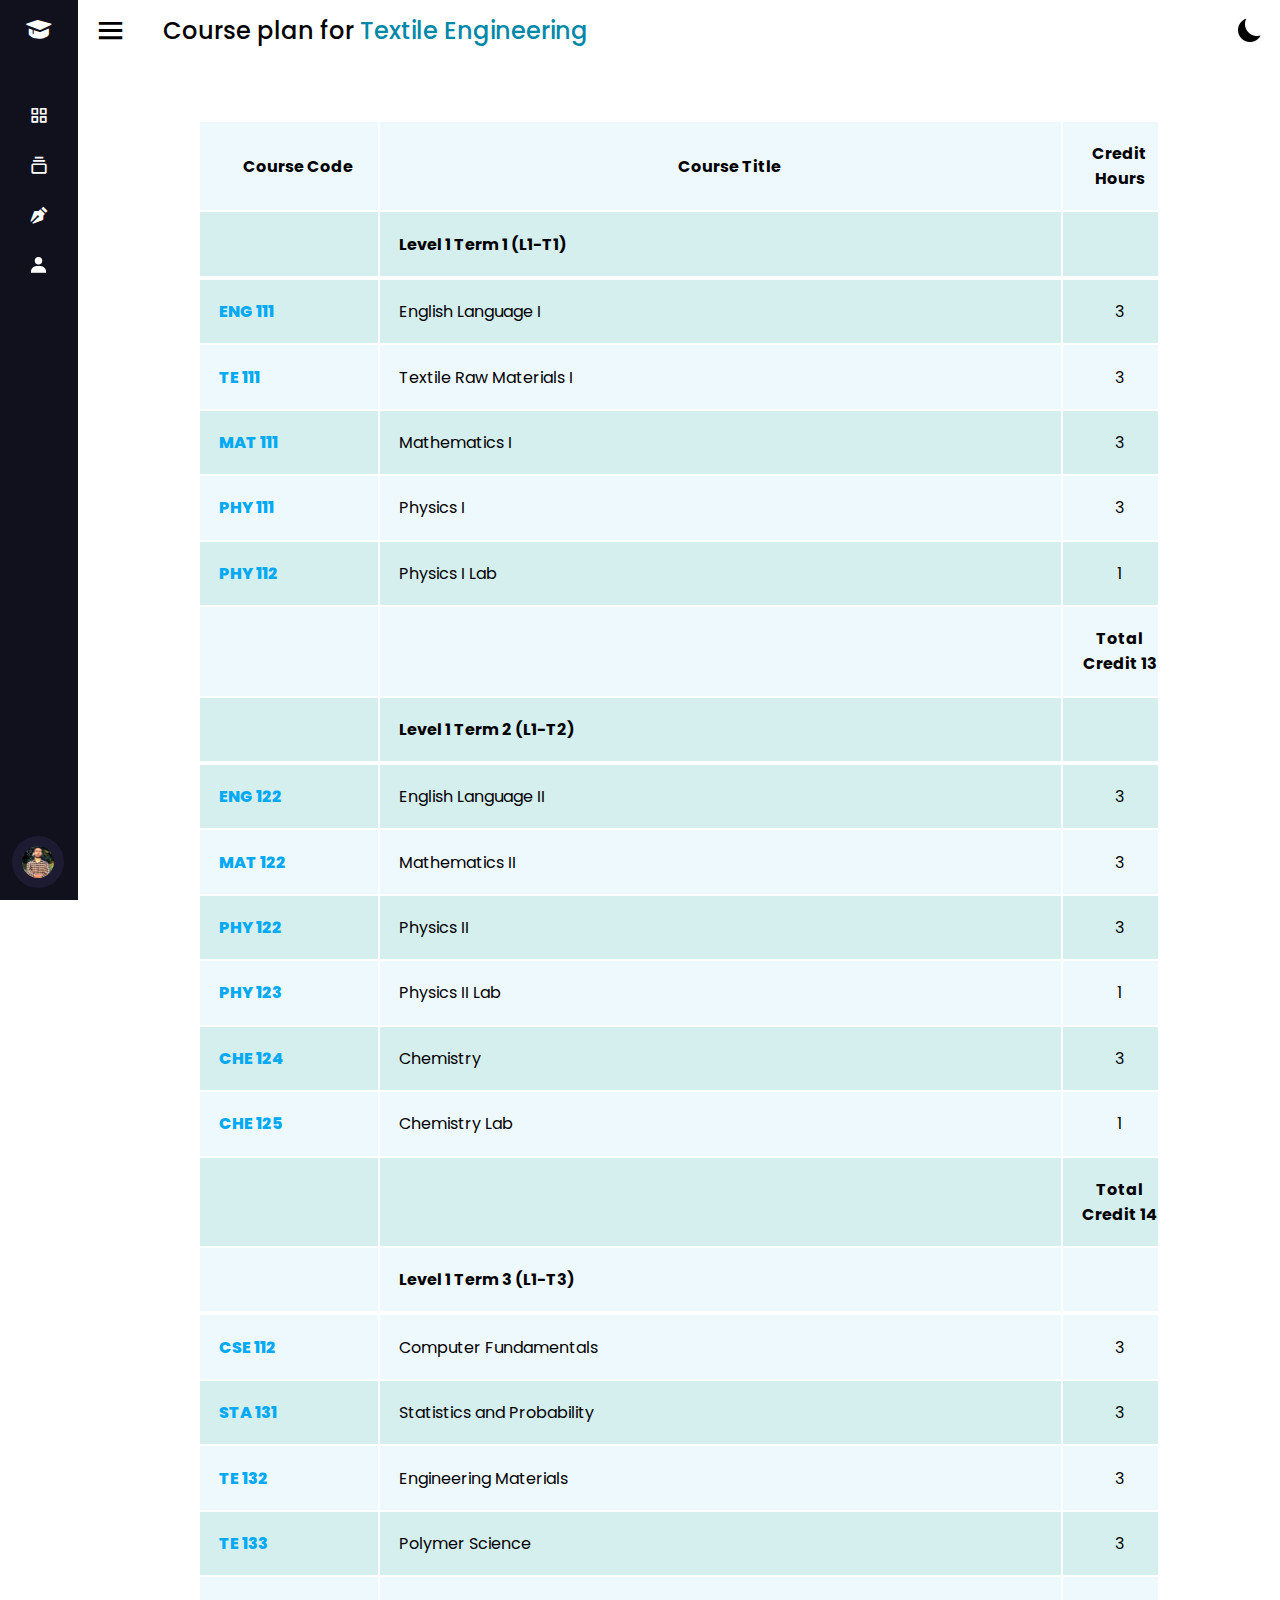
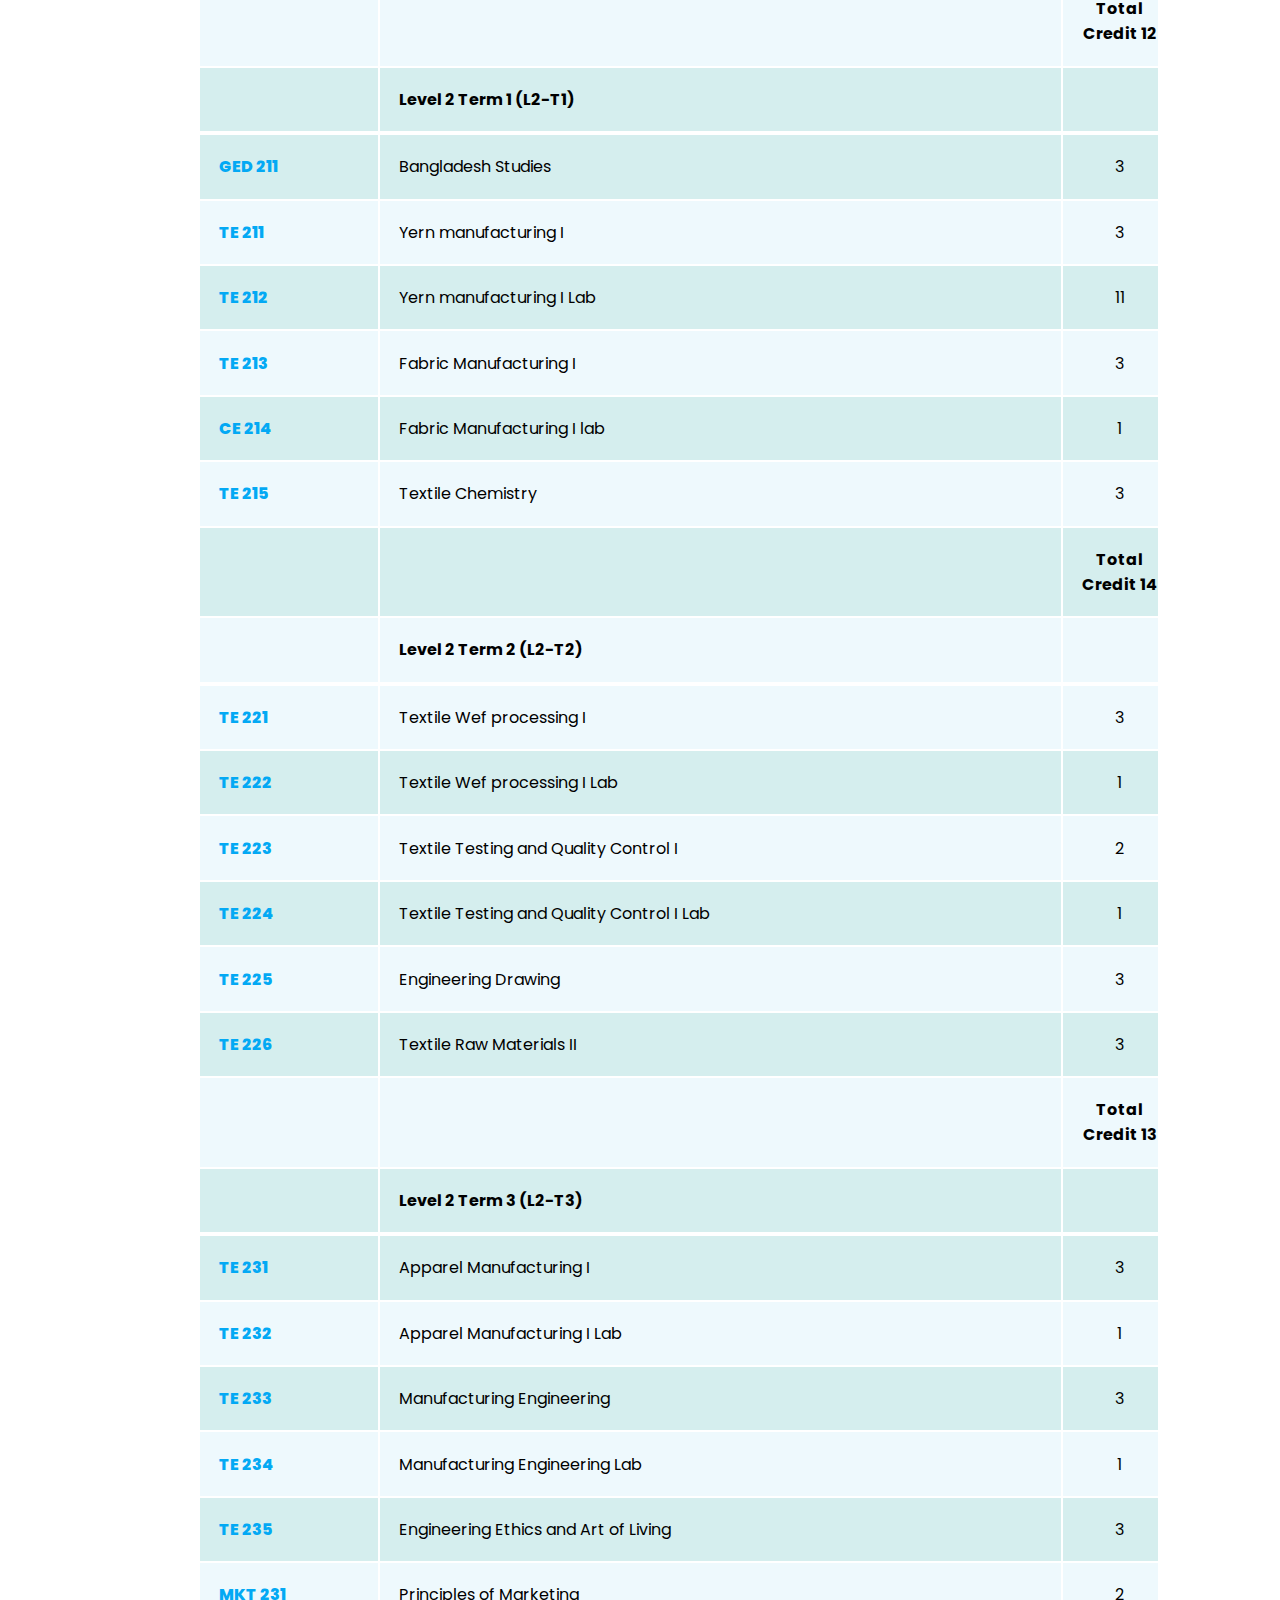
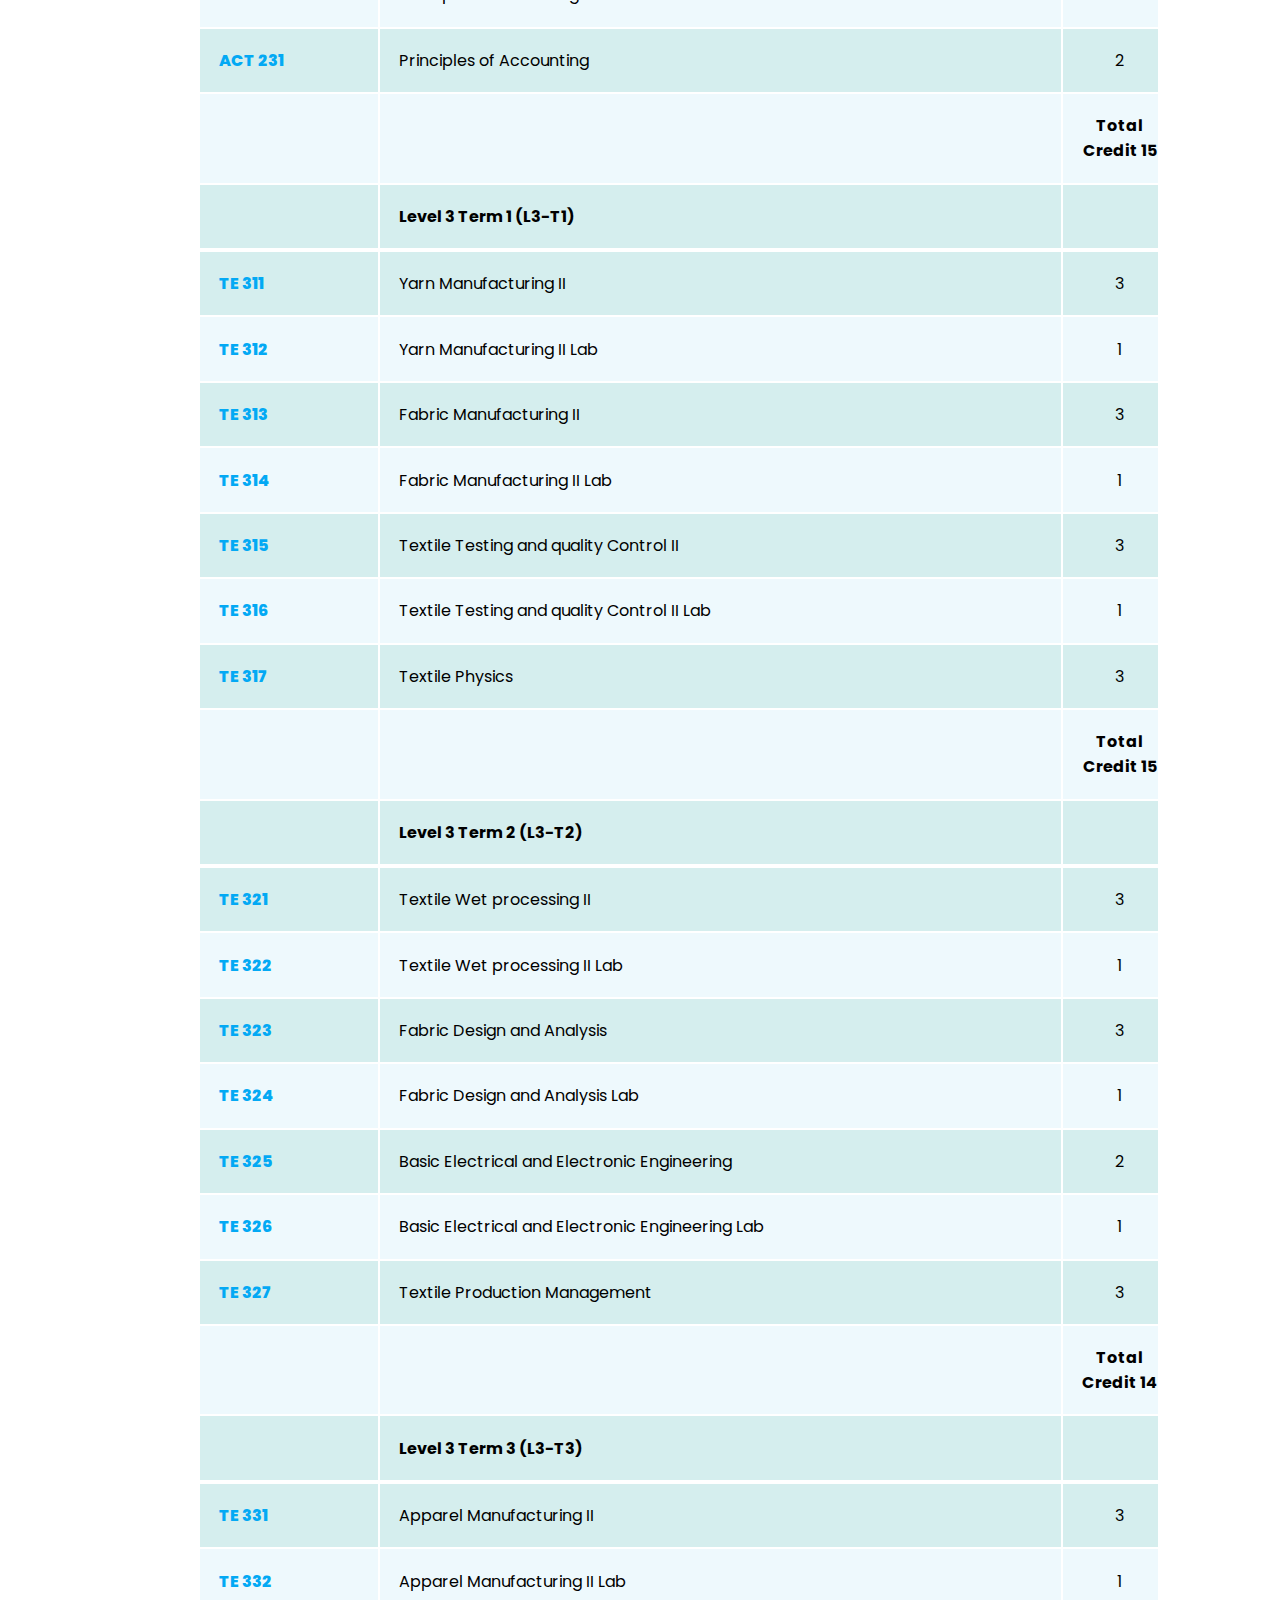
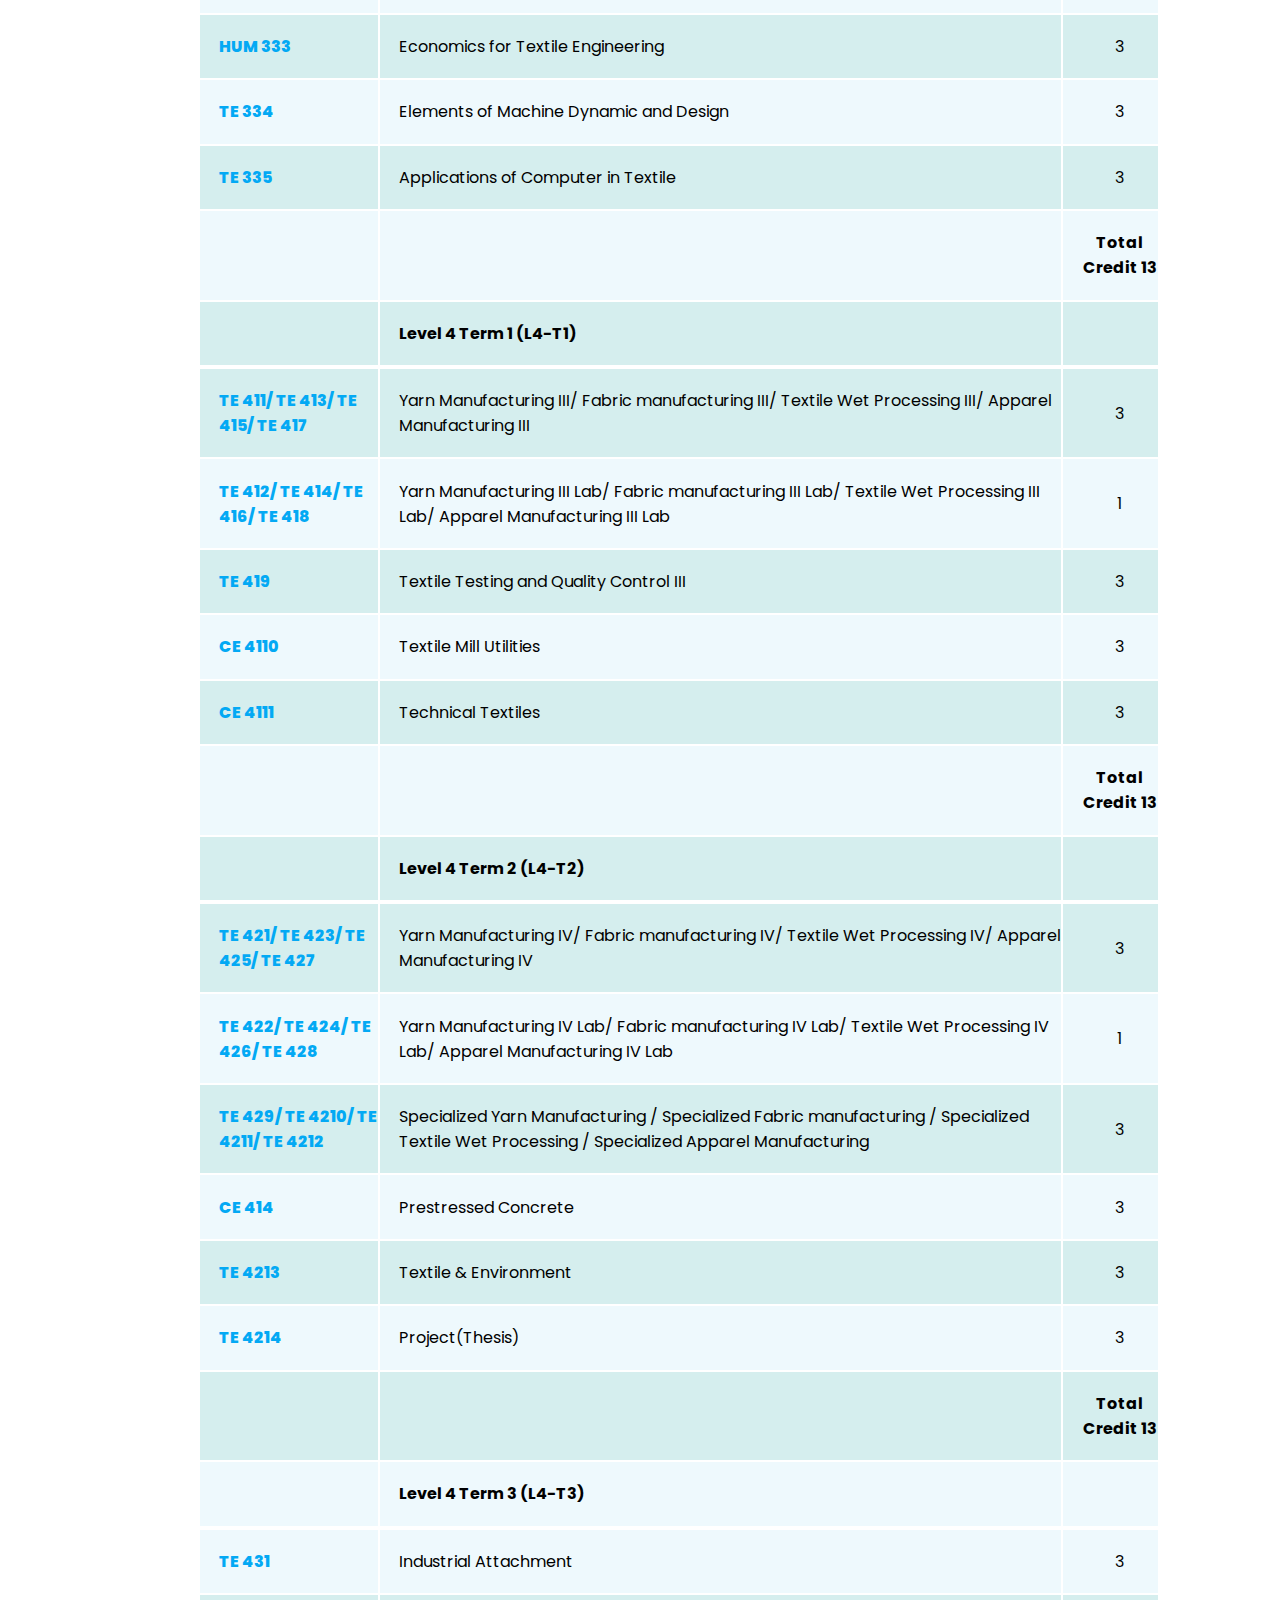
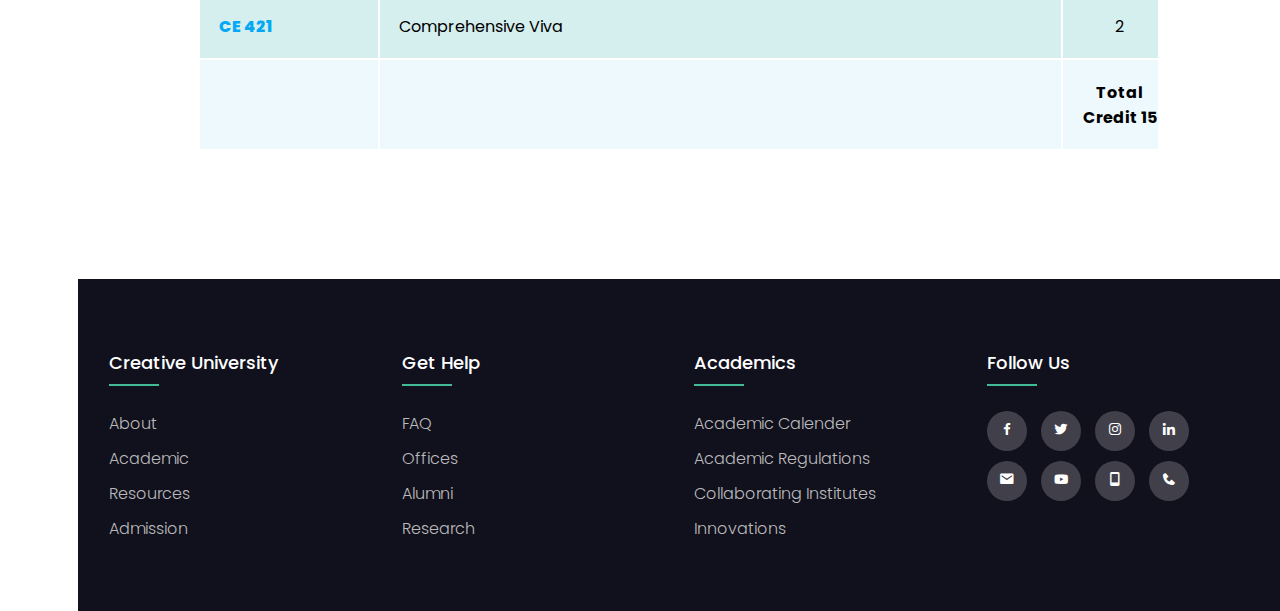
<file: te.html>
<!DOCTYPE html>
<html lang="en" dir="ltr">
  <head>
    <meta charset="UTF-8">
       <link rel="stylesheet" href="style.css">
       <link rel="stylesheet" href="reg.css">
       <link href='https://unpkg.com/boxicons@2.0.7/css/boxicons.min.css' rel='stylesheet'>
     <meta name="viewport" content="width=device-width, initial-scale=1.0">
   </head>
<body>
  <div class="sidebar close">
    <div class="logo-details">
      <i class='bx bxs-graduation'></i>
      <span class="logo_name">Creative University</span>
    </div>
    <ul class="nav-links">
      <li>
        <a href="index.html">
          <i class='bx bx-grid-alt' ></i>
          <span class="link_name">Dashboard</span>
                 
        </a>
        <ul class="sub-menu blank">
          <li><a class="link_name" href="">Dashboard</a></li>
          
        </ul>
      </li>
      <li>
        <div class="iocn-link">
          <a href="#">
            <i class='bx bx-collection' ></i>
            <span class="link_name">Course</span>
          </a>
          <i class='bx bxs-chevron-down arrow' ></i>
        </div>
        <ul class="sub-menu">
          <li><a class="link_name" href="#">Course</a></li>
          <li><a href="cse.html">CSE</a></li>
          <li><a href="eee.html">EEE</a></li>
          <li><a href="se.html">SWE</a></li>         
          <li><a href="civil.html">Civil</a></li>
          <li><a href="te.html">TE</a></li>
          <li><a href="nfe.html">NFE</a></li>
        </ul>
      </li>
      <li>
        <a href="reg.html">
          <i class='bx bxs-pen'></i>
          <span class="link_name">Registration</span>
        </a>
        <ul class="sub-menu blank">
          <li><a class="link_name" href="reg.html">Registration</a></li>
        </ul>
      </li>
      <li>
        <a href="account.html">
          <i class='bx bxs-user'></i>
          <span class="link_name">Account</span>
        </a>
        <ul class="sub-menu blank">
          <li><a class="link_name" href="account.html">Account</a></li>
        </ul>
      </li>
      <li>
    <div class="profile-details">
      <div class="profile-content">
     <img src="images/pic-1.jpeg" alt="profileImg">
      </div>
      <div class="name-job">
        <div class="profile_name">Toufique Elahi Tonmoy</div>
        <div class="job">Student Id : 201-15-13697</div>
      </div>
      <i class='bx bx-log-out' ></i>
    </div>
  </li>
</ul>
  </div>
  <section class="home-section">
    <div class="home-content">
      <i class='bx bx-menu' ></i>
      <span class="text">Course plan for <span>Textile Engineering</span></span>
      <div class="dark">
        <img src="images/moon.png" id="icon">
      </div>
   
    </div>



    <section class="table" id="table">
 
        <table>
          <tr>
            <th style="text-align:center;">Course Code</th>
            <th style="text-align:center;">Course Title</th>
            <th style="text-align:center;">Credit Hours</th>
          </tr>
          <td>
            <td > <b>Level 1 Term 1 (L1-T1)</b></td>
            <td style="text-align:center;"></td>
          </tr>
          <tr>
          <tr>
            <td>ENG 111</td>
            <td>English Language I </td>
            <td style="text-align:center;">3</td>
          </tr>
          <tr>
            <td>TE 111</td>
            <td>Textile Raw Materials I</td>
            <td style="text-align:center;">3</td>
          </tr>
          <tr>
            <td>MAT 111 </td>
            <td>Mathematics I</td>
            <td style="text-align:center;">3</td>
          </tr>
          <tr>
            <td>PHY 111</td>
            <td>Physics I</td>
            <td style="text-align:center;">3</td>
          </tr>
          <tr>
            <td>PHY 112</td>
            <td>Physics I Lab</td>
            <td style="text-align:center;">1</td>
          </tr>
          <tr>
            <td></td>
            <td></td>
            <td style="text-align:center;"><b>Total Credit 13</b></td>
          </tr>
        
          <td>
            <td > <b>Level 1 Term 2 (L1-T2)</b></td>
            <td style="text-align:center;"></td>
          </tr>
          <tr>
          <tr>
            <td>ENG 122</td>
            <td>English Language II </td>
            <td style="text-align:center;">3</td>
          </tr>
          <tr>
            <td>MAT 122</td>
            <td>Mathematics II</td>
            <td style="text-align:center;">3</td>
          </tr>
          <tr>
            <td>PHY 122</td>
            <td>Physics II</td>
            <td style="text-align:center;">3</td>
          </tr>
          <tr>
            <td>PHY 123</td>
            <td>Physics II Lab</td>
            <td style="text-align:center;">1</td>
          </tr>
          <tr>
            <td>CHE 124</td>
            <td>Chemistry</td>
            <td style="text-align:center;">3</td>
          </tr>
          <tr>
            <td>CHE 125 </td>
            <td>Chemistry Lab</td>
            <td style="text-align:center;">1</td>
          </tr>
          <tr>
            <td></td>
            <td></td>
            <td style="text-align:center;"><b>Total Credit 14</b></td>
          </tr>
        
          <td>
            <td > <b>Level 1 Term 3 (L1-T3)</b></td>
            <td style="text-align:center;"></td>
          </tr>
          <tr>
          <tr>
            <td>CSE 112</td>
            <td>Computer Fundamentals </td>
            <td style="text-align:center;">3</td>
          </tr>
          <tr>
            <td>STA 131</td>
            <td>Statistics and Probability</td>
            <td style="text-align:center;">3</td>
          </tr>
          <tr>
            <td>TE 132</td>
            <td>Engineering Materials</td>
            <td style="text-align:center;">3</td>
          </tr>
          <tr>
            <td>TE 133</td>
            <td>Polymer Science</td>
            <td style="text-align:center;">3</td>
          </tr>
          <tr>
            <td></td>
            <td></td>
            <td style="text-align:center;"><b>Total Credit 12</b></td>
          </tr>
        
          <td>
            <td > <b>Level 2 Term 1 (L2-T1)</b></td>
            <td style="text-align:center;"></td>
          </tr>
          <tr>
          <tr>
            <td>GED 211</td>
            <td>Bangladesh Studies</td>
            <td style="text-align:center;">3</td>
          </tr>
          <tr>
            <td>TE 211</td>
            <td>Yern manufacturing I</td>
            <td style="text-align:center;">3</td>
          </tr>
          <tr>
            <td>TE 212</td>
            <td>Yern manufacturing I Lab</td>
            <td style="text-align:center;">11</td>
          </tr>
          <tr>
            <td>TE 213</td>
            <td>Fabric Manufacturing I</td>
            <td style="text-align:center;">3</td>
          </tr>
          <tr>
            <td>CE 214</td>
            <td>Fabric Manufacturing I lab</td>
            <td style="text-align:center;">1</td>
          </tr>
          <tr>
            <td>TE 215</td>
            <td>Textile Chemistry</td>
            <td style="text-align:center;">3</td>
          </tr>
          <tr>
            <td></td>
            <td></td>
            <td style="text-align:center;"><b>Total Credit 14</b></td>
          </tr>
        
          <td>
            <td > <b>Level 2 Term 2 (L2-T2)</b></td>
            <td style="text-align:center;"></td>
          </tr>
          <tr>
          <tr>
            <td>TE 221</td>
            <td>Textile Wef processing I</td>
            <td style="text-align:center;">3</td>
          </tr>
          <tr>
            <td>TE 222</td>
            <td>Textile Wef processing I Lab</td>
            <td style="text-align:center;">1</td>
          </tr>
          <tr>
            <td>TE 223</td>
            <td>Textile Testing and Quality Control I</td>
            <td style="text-align:center;">2</td>
          </tr>
          <tr>
            <td>TE 224</td>
            <td>Textile Testing and Quality Control I Lab</td>
            <td style="text-align:center;">1</td>
          </tr>
          <tr>
            <td>TE 225</td>
            <td>Engineering Drawing</td>
            <td style="text-align:center;">3</td>
          </tr>
          <tr>
            <td>TE 226</td>
            <td>Textile Raw Materials II</td>
            <td style="text-align:center;">3</td>
          </tr>
          <tr>
            <td></td>
            <td></td>
            <td style="text-align:center;"><b>Total Credit 13</b></td>
          </tr>
        
          <td>
            <td > <b>Level 2 Term 3 (L2-T3)</b></td>
            <td style="text-align:center;"></td>
          </tr>
          <tr>
          <tr>
            <td>TE 231</td>
            <td>Apparel Manufacturing I</td>
            <td style="text-align:center;">3</td>
          </tr>
          <tr>
            <td>TE 232</td>
            <td>Apparel Manufacturing I Lab</td>
            <td style="text-align:center;">1</td>
          </tr>
          <tr>
            <td>TE 233</td>
            <td>Manufacturing Engineering</td>
            <td style="text-align:center;">3</td>
          </tr>
          
          <tr>
            <td>TE 234</td>
            <td>Manufacturing Engineering Lab</td>
            <td style="text-align:center;">1</td>
          </tr>
          <tr>
            <td>TE 235</td>
            <td>Engineering Ethics and Art of Living </td>
            <td style="text-align:center;">3</td>
          </tr>
          <tr>
            <td>MKT 231</td>
            <td>Principles of Marketing</td>
            <td style="text-align:center;">2</td>
          </tr>
          <tr>
            <td>ACT 231</td>
            <td>Principles of Accounting</td>
            <td style="text-align:center;">2</td>
          </tr>
          <tr>
            <td></td>
            <td></td>
            <td style="text-align:center;"><b>Total Credit 15</b></td>
          </tr>
        
          <td>
            <td > <b>Level 3 Term 1 (L3-T1)</b></td>
            <td style="text-align:center;"></td>
          </tr>
          <tr>
          <tr>
            <td>TE 311</td>
            <td>Yarn Manufacturing II</td>
            <td style="text-align:center;">3</td>
          </tr>
          <tr>
            <td>TE 312</td>
            <td>Yarn Manufacturing II Lab</td>
            <td style="text-align:center;">1</td>
          </tr>
          <tr>
            <td>TE 313 </td>
            <td>Fabric Manufacturing II</td>
            <td style="text-align:center;">3</td>
          </tr>
          <tr>
            <td>TE 314</td>
            <td>Fabric Manufacturing II Lab</td>
            <td style="text-align:center;">1</td>
          </tr>
          <tr>
            <td>TE 315</td>
            <td>Textile Testing and quality Control II</td>
            <td style="text-align:center;">3</td>
          </tr>
          <tr>
            <td>TE 316</td>
            <td>Textile Testing and quality Control II Lab</td>
            <td style="text-align:center;">1</td>
          </tr>
          <tr>
            <td>TE 317</td>
            <td>Textile Physics </td>
            <td style="text-align:center;">3</td>
          </tr>
          <tr>
            <td></td>
            <td></td>
            <td style="text-align:center;"><b>Total Credit 15</b></td>
          </tr>
        
          <td>
            <td > <b>Level 3 Term 2 (L3-T2)</b></td>
            <td style="text-align:center;"></td>
          </tr>
          <tr>
          <tr>
            <td>TE 321</td>
            <td>Textile Wet processing II</td>
            <td style="text-align:center;">3</td>
          </tr>
          <tr>
            <td>TE 322</td>
            <td>Textile Wet processing II Lab</td>
            <td style="text-align:center;">1</td>
          </tr>
          <tr>
            <td>TE 323 </td>
            <td>Fabric Design and Analysis</td>
            <td style="text-align:center;">3</td>
          </tr>
          <tr>
            <td>TE 324</td>
            <td>Fabric Design and Analysis Lab</td>
            <td style="text-align:center;">1</td>
          </tr>
          <tr>
            <td>TE 325</td>
            <td>Basic Electrical and Electronic Engineering</td>
            <td style="text-align:center;">2</td>
          </tr>
          <tr>
            <td>TE 326</td>
            <td>Basic Electrical and Electronic Engineering Lab</td>
            <td style="text-align:center;">1</td>
          </tr>
          <tr>
            <td>TE 327</td>
            <td>Textile Production Management </td>
            <td style="text-align:center;">3</td>
          </tr>
          <tr>
            <td></td>
            <td></td>
            <td style="text-align:center;"><b>Total Credit 14</b></td>
          </tr>
        
          <td>
            <td > <b>Level 3 Term 3 (L3-T3)</b></td>
            <td style="text-align:center;"></td>
          </tr>
          <tr>
          <tr>
            <td>TE 331</td>
            <td>Apparel Manufacturing II</td>
            <td style="text-align:center;">3</td>
          </tr>
          <tr>
            <td>TE 332</td>
            <td>Apparel Manufacturing II Lab</td>
            <td style="text-align:center;">1</td>
          </tr>
          <tr>
            <td>HUM 333</td>
            <td>Economics for Textile Engineering</td>
            <td style="text-align:center;">3</td>
          </tr>
          <tr>
            <td>TE 334</td>
            <td>Elements of Machine Dynamic and Design</td>
            <td style="text-align:center;">3</td>
          </tr>
          <tr>
            <td>TE 335</td>
            <td>Applications of Computer in Textile</td>
            <td style="text-align:center;">3</td>
          </tr>
          <tr>
            <td></td>
            <td></td>
            <td style="text-align:center;"><b>Total Credit 13</b></td>
          </tr>
        
          <td>
            <td > <b>Level 4 Term 1 (L4-T1)</b></td>
            <td style="text-align:center;"></td>
          </tr>
          <tr>
          <tr>
            <td>TE 411/
                 TE 413/
                  TE 415/
                   TE 417
            </td>
            <td>Yarn Manufacturing III/
                 Fabric manufacturing III/
                  Textile Wet Processing III/
                   Apparel Manufacturing III
            </td>
            
            <td style="text-align:center;">3</td>
          </tr>
         <tr>
            <td>TE 412/
                 TE 414/
                  TE 416/
                   TE 418
            </td>
            <td>Yarn Manufacturing III Lab/
                 Fabric manufacturing III Lab/
                  Textile Wet Processing III Lab/
                   Apparel Manufacturing III Lab
            </td>
            <td style="text-align:center;">1</td>
          </tr>
          <tr>
            <td>TE 419 </td>
            <td>Textile Testing and Quality Control III</td>
            <td style="text-align:center;">3</td>
          </tr>
          <tr>
            <td>CE 4110</td>
            <td>Textile Mill Utilities</td>
            <td style="text-align:center;">3</td>
          </tr>
          <tr>
            <td>CE 4111</td>
            <td>Technical Textiles</td>
            <td style="text-align:center;">3</td>
          </tr>
          
          <tr>
            <td></td>
            <td></td>
            <td style="text-align:center;"><b>Total Credit 13</b></td>
          </tr>
        
          <td>
            <td > <b>Level 4 Term 2 (L4-T2)</b></td>
            <td style="text-align:center;"></td>
          </tr>
          <tr>
          <tr>
            <td>TE 421/
                 TE 423/
                  TE 425/
                   TE 427
            </td>
            <td>Yarn Manufacturing IV/
                 Fabric manufacturing IV/
                  Textile Wet Processing IV/
                   Apparel Manufacturing IV
            </td>
            <td style="text-align:center;">3</td>
          </tr>
            
            <td>TE 422/
                 TE 424/
                  TE 426/
                   TE 428
            </td>
            <td>Yarn Manufacturing IV Lab/
                 Fabric manufacturing IV Lab/
                  Textile Wet Processing IV Lab/
                   Apparel Manufacturing IV Lab
            </td>
            <td style="text-align:center;">1</td>
          </tr>
          <tr>
            <td>TE 429/
                 TE 4210/
                  TE 4211/
                   TE 4212
            </td>
            <td>Specialized Yarn Manufacturing /
                 Specialized Fabric manufacturing /
                  Specialized Textile Wet Processing /
                   Specialized Apparel Manufacturing  
            <td style="text-align:center;">3</td>
          </tr>
          <tr>
            <td>CE 414</td>
            <td>Prestressed Concrete</td>
            <td style="text-align:center;">3</td>
          </tr>
          <tr>
            <td>TE 4213</td>
            <td>Textile & Environment</td>
            <td style="text-align:center;">3</td>
          </tr>
          <tr>
            <td>TE 4214 </td>
            <td>Project(Thesis)</td>
            <td style="text-align:center;">3</td>
          </tr>
          <tr>
            <td></td>
            <td></td>
            <td style="text-align:center;"><b>Total Credit 13</b></td>
          </tr>
        
        
          <td>
            <td > <b>Level 4 Term 3 (L4-T3)</b></td>
            <td style="text-align:center;"></td>
          </tr>
          <tr>
          <tr>
            <td>TE 431</td>
            <td>Industrial Attachment </td>
            <td style="text-align:center;">3</td>
          </tr>
          <tr>
            <td>CE 421</td>
            <td>Comprehensive Viva</td>
            <td style="text-align:center;">2</td>
          </tr>
          
          <tr>
            <td></td>
            <td></td>
            <td style="text-align:center;"><b>Total Credit 15</b></td>
          </tr>
          
        
        
        
        </table>
   
      <footer class="footer">
        <div class="box">
          <div class="row">
            <div class="footer-col">
              <h4>Creative University</h4>
              <ul>
                <li><a href="#">about </a></li>
                <li><a href="#">academic</a></li>
                <li><a href="#">resources</a></li>
                <li><a href="#">admission</a></li>
              </ul>
            </div>
            <div class="footer-col">
              <h4>get help</h4>
              <ul>
                <li><a href="#">FAQ</a></li>
                <li><a href="#">offices</a></li>
                <li><a href="#">Alumni</a></li>
                <li><a href="#">Research</a></li>
                
              </ul>
            </div>
            <div class="footer-col">
              <h4>Academics</h4>
              <ul>
                <li><a href="#">Academic Calender</a></li>
                <li><a href="#">Academic Regulations</a></li>
                <li><a href="#">Collaborating Institutes</a></li>
                <li><a href="#">Innovations</a></li>
              </ul>
            </div>
            <div class="footer-col">
              <h4>follow us</h4>
              <div class="social-links">
                <a href="#"><i class='bx bxl-facebook'></i></a>
                <a href="#"><i class='bx bxl-twitter'></i></a>
                <a href="#"><i class='bx bxl-instagram'></i></a>
                <a href="#"><i class='bx bxl-linkedin' ></i></a>
                <a href="#"><i class='bx bxs-envelope'></i></a>
                <a href="#"><i class='bx bxl-youtube' ></i></a>
                <a href="#"><i class='bx bx-mobile' ></i></a>
                <a href="#"><i class='bx bxs-phone' ></i></a>
              </div>
            </div>
          </div>
        </div>
     </footer>

      </section>
  


  <script src="script.js"></script>
</body>
</html>
</file>
<file: style.css>
@import url('https://fonts.googleapis.com/css2?family=Poppins:wght@300;400;500;600;700&display=swap');
*{
  margin: 0;
  padding: 0;
  box-sizing: border-box;
  font-family: 'Poppins', sans-serif;
}



.dark-theme{
  --primary-color : white;
  --secondary-color : rgb(50, 50, 50);
}

.sidebar{
  position: fixed;
  top: 0;
  left: 0;
  height: 100%;
  width: 260px;
  background: #11101d;
  z-index: 100;
  transition: all 0.5s ease;
}
.sidebar.close{
  width: 78px;
}
.sidebar .logo-details{
  height: 60px;
  width: 100%;
  display: flex;
  align-items: center;
}
.sidebar .logo-details i{
  font-size: 30px;
  color: #fff;
  height: 50px;
  min-width: 78px;
  text-align: center;
  line-height: 50px;
}
.sidebar .logo-details .logo_name{
  font-size: 22px;
  color: #fff;
  font-weight: 600;
  transition: 0.3s ease;
  transition-delay: 0.1s;
}
.sidebar.close .logo-details .logo_name{
  transition-delay: 0s;
  opacity: 0;
  pointer-events: none;
}
.sidebar .nav-links{
  height: 100%;
  padding: 30px 0 150px 0;
  overflow: auto;
}
.sidebar.close .nav-links{
  overflow: visible;
}
.sidebar .nav-links::-webkit-scrollbar{
  display: none;
}
.sidebar .nav-links li{
  position: relative;
  list-style: none;
  transition: all 0.4s ease;
}
.sidebar .nav-links li:hover{
  background-color: rgba(0, 136, 169, 1);

}
.sidebar .nav-links li .iocn-link{
  display: flex;
  align-items: center;
  justify-content: space-between;
}
.sidebar.close .nav-links li .iocn-link{
  display: block
}
.sidebar .nav-links li i{
  height: 50px;
  min-width: 78px;
  text-align: center;
  line-height: 50px;
  color: #fff;
  font-size: 20px;
  cursor: pointer;
  transition: all 0.3s ease;
}
.sidebar .nav-links li.showMenu i.arrow{
  transform: rotate(-180deg);
}
.sidebar.close .nav-links i.arrow{
  display: none;
}
.sidebar .nav-links li a{
  display: flex;
  align-items: center;
  text-decoration: none;
}
.sidebar .nav-links li a .link_name{
  font-size: 18px;
  font-weight: 400;
  color: #fff;
  transition: all 0.4s ease;
}
.sidebar.close .nav-links li a .link_name{
  opacity: 0;
  pointer-events: none;
}
.sidebar .nav-links li .sub-menu{
  padding: 6px 6px 14px 80px;
  margin-top: -10px;
  background: #1d1b31;
  display: none;
}
.sidebar .nav-links li.showMenu .sub-menu{
  display: block;
}
.sidebar .nav-links li .sub-menu a{
  color: #fff;
  font-size: 15px;
  padding: 5px 0;
  white-space: nowrap;
  opacity: 0.6;
  transition: all 0.3s ease;
}
.sidebar .nav-links li .sub-menu a:hover{
  opacity: 1;
}
.sidebar.close .nav-links li .sub-menu{
  position: absolute;
  left: 100%;
  top: -10px;
  margin-top: 0;
  padding: 10px 20px;
  border-radius: 0 6px 6px 0;
  opacity: 0;
  display: block;
  pointer-events: none;
  transition: 0s;
}
.sidebar.close .nav-links li:hover .sub-menu{
  top: 0;
  opacity: 1;
  pointer-events: auto;
  transition: all 0.4s ease;
}
.sidebar .nav-links li .sub-menu .link_name{
  display: none;
}
.sidebar.close .nav-links li .sub-menu .link_name{
  font-size: 18px;
  opacity: 1;
  display: block;
}
.sidebar .nav-links li .sub-menu.blank{
  opacity: 1;
  pointer-events: auto;
  padding: 3px 20px 6px 16px;
  opacity: 0;
  pointer-events: none;
}
.sidebar .nav-links li:hover .sub-menu.blank{
  top: 50%;
  transform: translateY(-50%);
}
.sidebar .profile-details{
  position: fixed;
  bottom: 0;
  width: 260px;
  display: flex;
  align-items: center;
  justify-content: space-between;
  background: #1d1b31;
  padding: 12px 0;
  transition: all 0.5s ease;
}
.sidebar.close .profile-details{
  background: none;
}
.sidebar.close .profile-details{
  width: 78px;
}
.sidebar .profile-details .profile-content{
  display: flex;
  align-items: center;
}
.sidebar .profile-details img{
  height: 52px;
  width: 52px;
  object-fit: cover;
  border-radius: 50px;
  margin: 0 14px 0 12px;
  background: #1d1b31;
  transition: all 0.5s ease;
}
.sidebar.close .profile-details img{
  padding: 10px;
}
.sidebar .profile-details .profile_name,
.sidebar .profile-details .job{
  color: #fff;
  font-size: 15px;
  font-weight: 500;
  white-space: nowrap;
}
.sidebar.close .profile-details i,
.sidebar.close .profile-details .profile_name,
.sidebar.close .profile-details .job{
  display: none;
}
.sidebar .profile-details .job{
  font-size: 12px;
}
.home-section{
  position: relative;
  background: var(--secondary-color);
  height: 100%;
  width: 100vw;
  left: 260px;
  width: calc(100% - 260px);
  transition: all 0.5s ease;
}
.sidebar.close ~ .home-section{
  left: 78px;
  width: calc(100% - 78px);
}
.home-section .home-content{
  height: 60px;
  display: flex;
 
  align-items: center;
}
.home-section .home-content .bx-menu,
.home-section .home-content .text{
  color: var(--primary-color);
  font-size: 35px;
 }
.home-section .home-content .bx-menu{
  margin: 0 15px;
  cursor: pointer;
}
.home-section .home-content .text{
  font-size: 1.5rem;
  font-weight: 500;
  margin: 10px;
  padding: 10px;

}


.container{

    display: flex;
    justify-content: center;
    align-items: center;
    flex-wrap: wrap;
    margin: 40px;
    background-color: var(--secondary-color);
    border-radius: 10px;
    box-shadow: 0 14px 28px rgba(0, 0, 0, 0.25), 0 10px 10px rgba(0, 0, 0, 0.22);
}

.container .card{
    position: relative;
    width: 320px;
    height: 350px;
    margin: 30px;
    
    /* box-shadow: inset 5px 5px 5px rgba(0, 0, 0, 0.05),
                inset -5px -5px 5px rgba(255,255,255,00.5),
                5px 5px 5px rgba(0, 0, 0, 0.05),
                -5px -5px 5px rgba(255,255,255,00.5);
                border-radius: 15px; */
  border-radius: 10px;
   box-shadow: 0 14px 28px rgba(0, 0, 0, 0.25), 0 10px 10px rgba(0, 0, 0, 0.22);
                
}


.container .card .box{
    position: absolute;
    top: 20px;
    left: 20px;
    right: 20px;
    bottom: 20px;
    background: var(--secondary-color);
    box-shadow: 0 10px 20px rgba(0, 0, 0, 0.1);
    border-radius: 15px;
    display: flex;
    justify-content: center;
    align-items: center;
}

.container .card:hover .box{
    transform: translateY(-50px);
    box-shadow: 0 10px 40px rgba(0, 0, 0, 0.2);
    background: linear-gradient(45deg,#2193b0,#6dd5ed);
    
}

.container .card .box .content{
    padding: 20px;
    text-align: center;
}


.container .card .box .content h2{
    position: absolute;
    top: -10px;
    right: 30px;
    font-size: 2rem;
    color: var(--primary-color);
    transition: 0.5s;
    pointer-events: none;
}


.container .card .box .content h3{

    font-size: 1.1rem;
    color: var(--primary-color);
    z-index: 1;
    transition: 0.5s;
}

.container .card .box .content p{

  font-size: 1.1rem;
  color: var(--primary-color);
  z-index: 1;
  text-align: justify;
  transition: 0.5s;
}

.container .card .box .content .bar{
 
  display: block;
  height: 20px;

  border-radius: 10px;
  overflow: hidden;
  box-shadow: 0 1px 3px rgba(0, 0, 0,0.12) 0 1px 2px rgba(0, 0, 0, 0.24);
  transition: all 0.3s cubic-bezier(.25,.8,.25,1);
  background-color: rgba(0, 0, 0, 0.1);
}

.container .card .box .content .bar:hover{
 
  box-shadow: 0 14px 28px rgba(0, 0, 0,0.25) 0 10px 10px rgba(0, 0, 0, 0.22);
}

.container .card .box .content .bar span{
  height: 20px;
  float: left;
  background: linear-gradient(135deg, rgba(236,0,140,1) 0% , rgba(252,103,103,1) 100%);
}

.container .card .box .content .bar .com1{
  width: 60%;
  animation: com1 3s;
}

.container .card .box .content .bar .com2{
  width: 80%;
  animation: com2 3s;
}

.container .card .box .content .bar .com3{
  width: 65%;
  animation: com3 3s;
}

.container .card .box .content .bar .com4{
  width: 95%;
  animation: com4 3s;
}

.container .card .box .content .bar .com5{
  width: 75%;
  animation: com5 3s;
}

.container .card .box .content .bar .com6{
  width: 85%;
  animation: com6 3s;
}

.container .card .box .content .bar .com7{
  width: 95%;
  animation: com7 3s;
}

@keyframes com1{
  0%{
    width: 0%;
  }
  100%{
    width: 60%;
  }
}

@keyframes com2{
  0%{
    width: 0%;
  }
  100%{
    width: 80%;
  }
}

@keyframes com3{
  0%{
    width: 0%;
  }
  100%{
    width: 65%;
  }
}

@keyframes com4{
  0%{
    width: 0%;
  }
  100%{
    width: 95%;
  }
}

@keyframes com5{
  0%{
    width: 0%;
  }
  100%{
    width: 75%;
  }
}

@keyframes com6{
  0%{
    width: 0%;
  }
  100%{
    width: 85%;
  }
}

@keyframes com7{
  0%{
    width: 0%;
  }
  100%{
    width: 95%;
  }
}


.container .card .box .content img{
  height: 100px;
  width: 100px;
  object-fit: cover;
  border-radius: 50px;
  margin: 0 14px 0 12px;
  background: #1d1b31;
  transition: all 0.5s ease;

}


.container .card .box .content a{
  position: relative;
  display: inline-block;
  padding: 8px 20px;
  background: #42ba96;
  margin-top: 15px;
  border-radius: 20px;
  color: white;
  text-decoration: none;
  font-weight: 400;
  box-shadow: 0 10 20px rgba(0, 0, 0, 0.2);
}

.text-1 {
    font-size: 30px;
    font-weight: 600;
    padding: 20px;
    color: var(--primary-color);
}
.home-section .text-1 span{
    color:rgba(0, 136, 169, 1);
}

.home-section .text span{
  color:rgba(0, 136, 169, 1);
}


table {

    text-align: left;
	  overflow: hidden;
	  width: 80%;
	  margin: 0 auto;
    margin-top: 60px;
    display: table;
    padding: 0 0 8em 0;
}
td, th {
 padding-bottom: 2%;
	  padding-top: 2%;
  padding-left:2%;  
}


tr:nth-child(odd) {

 background-color: #EEF9FD;

}


tr:nth-child(even) {
  background-color: rgba(150, 212, 212, 0.4);
}


th {
  background-color: #EEF9FD;
}

td:first-child { 
  color: #03a9f4; 
  font-weight: 800;
}

tr:hover {
  background-color: #87CEFA;
-webkit-box-shadow: 0 6px 6px -6px #0E1119;
    -moz-box-shadow: 0 6px 6px -6px #0E1119;
         box-shadow: 0 6px 6px -6px #0E1119;
}

td:hover {
  background-color: #AFE1AF;
  color: #403E10;
  font-weight: bold;
  
  box-shadow: #5F9EA0 -1px 1px, #5F9EA0 -2px 2px, #5F9EA0 -3px 3px, #5F9EA0 -4px 4px, #5F9EA0 -5px 5px, #5F9EA0 -6px 6px;
  transform: translate3d(6px, -6px, 0);
  
  transition-delay: 0s;
	  transition-duration: 0.4s;
	  transition-property: all;
  transition-timing-function: line;
}

.box{
	max-width: 1170px;
	margin:auto;
}
.row{
	display: flex;
	flex-wrap: wrap;
}
ul{
	list-style: none;
}
.footer{
	background-color: #11101d;
    padding: 70px 0;
}
.footer-col{
   width: 25%;
   padding: 0 15px;
}
.footer-col h4{
	font-size: 18px;
	color: #ffffff;
	text-transform: capitalize;
	margin-bottom: 35px;
	font-weight: 500;
	position: relative;
}
.footer-col h4::before{
	content: '';
	position: absolute;
	left:0;
	bottom: -10px;
	background-color: #42ba96;
	height: 2px;
	box-sizing: border-box;
	width: 50px;
}
.footer-col ul li:not(:last-child){
	margin-bottom: 10px;
}
.footer-col ul li a{
	font-size: 16px;
	text-transform: capitalize;
	color: #ffffff;
	text-decoration: none;
	font-weight: 300;
	color: #bbbbbb;
	display: block;
	transition: all 0.3s ease;
}
.footer-col ul li a:hover{
	color: #ffffff;
	padding-left: 8px;
}
.footer-col .social-links a{
	display: inline-block;
	height: 40px;
	width: 40px;
	background-color: rgba(255,255,255,0.2);
	margin:0 10px 10px 0;
	text-align: center;
	line-height: 40px;
	border-radius: 50%;
	color: #ffffff;
	transition: all 0.5s ease;
}
.footer-col .social-links a:hover{
	color: #24262b;
	background-color: #ffffff;
}


#icon{
  width: 30px;
  cursor: pointer;
  display: flex;
  text-align: left;
  
}

.home-section .dark img{
  position: absolute;
  top: 15px;
  right: 15px;
}
 


section .account .conet .ac-card .image{
  height: 140px;
  width: 140px;
}


section .account .conet .ac-card .image img{
  height: 100%;
  width: 100%;
}







@media (max-width: 420px) {
  .sidebar.close .nav-links li .sub-menu{
    display: none;
  }
}

@media(max-width: 420px){
  .footer-col{
    width: 50%;
    margin-bottom: 0px;
}
}
@media(max-width: 420px){
  .footer-col{
    width: 100%;
}
}
</file>
<file: reg.css>
@import url('https://fonts.googleapis.com/css2?family=Poppins:wght@300;400;500;600;700&display=swap');
*{
  margin: 0;
  padding: 0;
  box-sizing: border-box;
  font-family: 'Poppins', sans-serif;
}

.dark-theme{
    --primary-color : white;
    --secondary-color : rgb(50, 50, 50);
  }

.reg{
  max-width: 700px;
  width: 100%;
  margin: 30px auto 30px auto;
  background-color: var(--secondary-color);
  padding: 25px 30px;
  border-radius: 5px;
  color: var(--primary-color);
  box-shadow: 0 5px 10px rgba(0,0,0,0.15);
}
.reg .title{
  font-size: 2rem;
  font-weight: 500;
  position: relative;
  color: var(--primary-color);
}

.content form .user-details{
  display: flex;
  flex-wrap: wrap;
  justify-content: space-between;
  margin: 20px 0 12px 0;
}
form .user-details .input-box{
  margin-bottom: 15px;
  width: calc(100% / 2 - 20px);
}
form .input-box span.details{
  display: block;
  font-weight: 500;
  margin-bottom: 5px;
}
.user-details .input-box input{
  height: 45px;
  width: 100%;
  outline: none;
  color: var(--secondary-color);
  font-size: 16px;
  border-radius: 5px;
  padding-left: 15px;
  border: 1px solid #ccc;
  border-bottom-width: 2px;
  transition: all 0.3s ease;
}
.user-details .input-box input:focus,
.user-details .input-box input:valid{
  border-color: #42ba96;
}
 form .Semester-details .Semester-title{
  font-size: 20px;
  font-weight: 500;
 }
 form .category{
   display: flex;
   width: 80%;
   margin: 14px 0 ;
   justify-content: space-between;
 }
 form .category label{
   display: flex;
   align-items: center;
   cursor: pointer;
 }
 form .category label .dot{
  height: 18px;
  width: 18px;
  border-radius: 50%;
  margin-right: 10px;
  background: #d9d9d9;
  border: 5px solid transparent;
  transition: all 0.3s ease;
}
 #dot-1:checked ~ .category label .one,
 #dot-2:checked ~ .category label .two,
 #dot-3:checked ~ .category label .three{
   background: #42ba96;
   border-color: #d9d9d9;
 }
 form input[type="radio"]{
   display: none;
 }
 form .button{
   height: 45px;
   margin: 35px 0;

 }
 form .button input{
   height: 100%;
   width: 30%;
   border-radius: 5px;
   border: none;
   color: #fff;
   font-size: 18px;
   font-weight: 500;
   letter-spacing: 1px;
   cursor: pointer;
   transition: all 0.3s ease;
   /* background: linear-gradient(135deg, #71b7e6, #9b59b6); */
   background: 	#20c997;
 }
 form .button input:hover{

  /* background: linear-gradient(-135deg, #71b7e6, #9b59b6); */
  background: #42ba96;
  }
 @media(max-width: 584px){
 .reg{
  max-width: 100%;
}
form .user-details .input-box{
    margin-bottom: 15px;
    width: 100%;
  }
  form .category{
    width: 100%;
  }
  .content form .user-details{
    max-height: 300px;
    overflow-y: scroll;
  }
  .user-details::-webkit-scrollbar{
    width: 5px;
  }
  }
  @media(max-width: 459px){
  .reg .content .category{
    flex-direction: column;
  }
}
</file>
